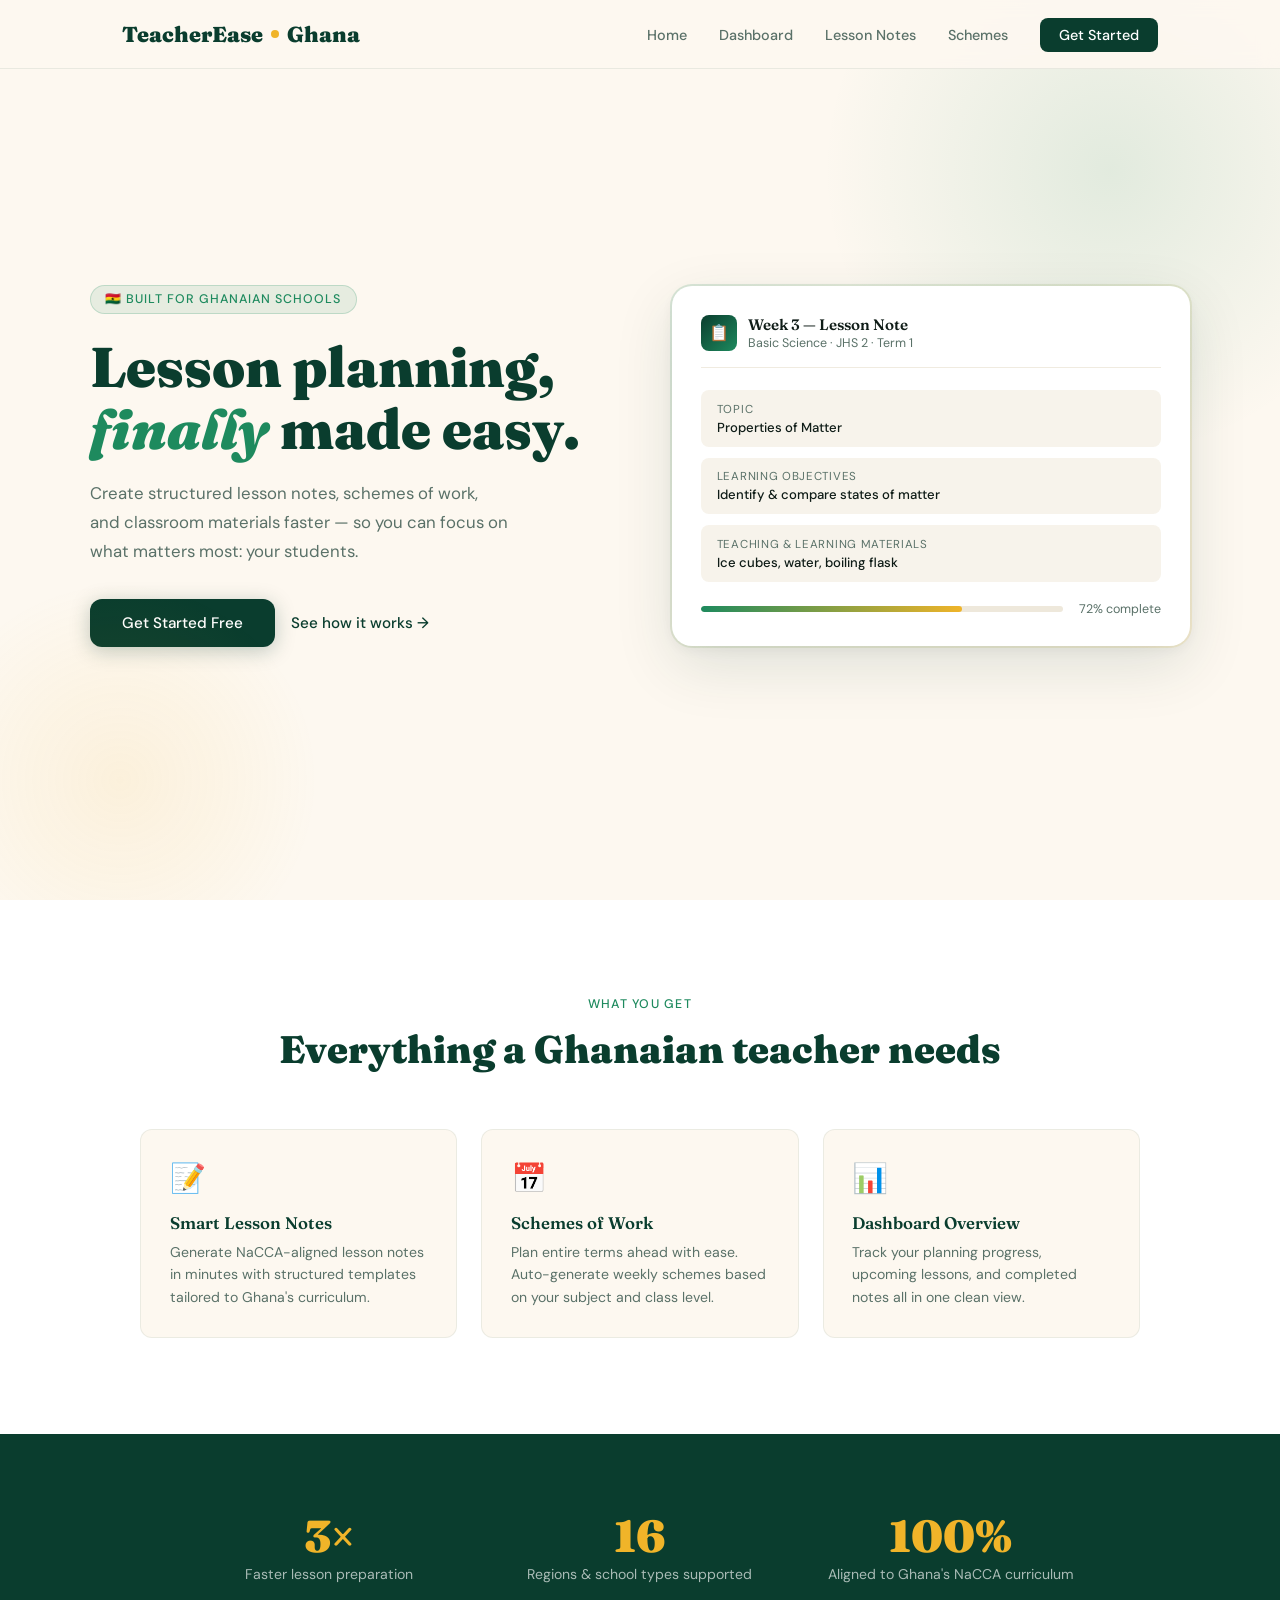
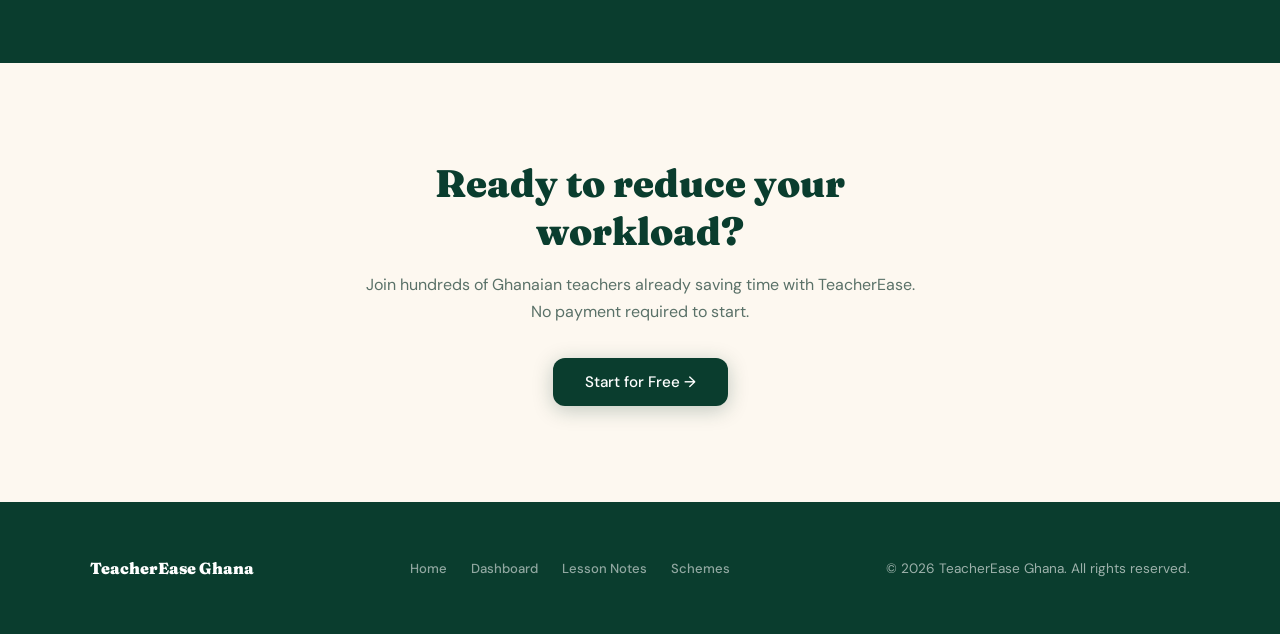
<file: index.html>
<!DOCTYPE html>
<html lang="en">
<head>
  <meta charset="UTF-8" />
  <meta name="viewport" content="width=device-width, initial-scale=1.0" />
  <title>TeacherEase Ghana — Professional Lesson Planning</title>
  <meta name="description" content="TeacherEase Ghana helps Ghanaian teachers create structured lesson notes faster, reducing workload and improving classroom outcomes." />
  <link rel="preconnect" href="https://fonts.googleapis.com" />
  <link rel="preconnect" href="https://fonts.gstatic.com" crossorigin />
  <link href="https://fonts.googleapis.com/css2?family=Fraunces:ital,wght@0,400;0,600;0,900;1,400&family=DM+Sans:wght@300;400;500&display=swap" rel="stylesheet" />
  <style>
    *, *::before, *::after { box-sizing: border-box; margin: 0; padding: 0; }

    :root {
      --green-dark:  #0a3d2e;
      --green-mid:   #145c42;
      --green-fresh: #1e8a5e;
      --gold:        #f0b429;
      --gold-light:  #fde68a;
      --cream:       #fdf8f0;
      --text-dark:   #0f1c17;
      --text-muted:  #5a7168;
      --white:       #ffffff;
      --radius:      12px;
    }

    html { scroll-behavior: smooth; }

    body {
      font-family: 'DM Sans', sans-serif;
      background: var(--cream);
      color: var(--text-dark);
      overflow-x: hidden;
    }

    /* ─── NAV ─── */
    header {
      position: fixed;
      top: 0; left: 0; right: 0;
      z-index: 100;
      background: rgba(253, 248, 240, 0.92);
      backdrop-filter: blur(10px);
      border-bottom: 1px solid rgba(10, 61, 46, 0.08);
    }

    nav {
      max-width: 1100px;
      margin: 0 auto;
      padding: 0 2rem;
      height: 68px;
      display: flex;
      align-items: center;
      justify-content: space-between;
    }

    .nav-logo {
      font-family: 'Fraunces', serif;
      font-weight: 900;
      font-size: 1.35rem;
      color: var(--green-dark);
      text-decoration: none;
      display: flex;
      align-items: center;
      gap: 0.5rem;
    }

    .nav-logo .dot {
      width: 8px; height: 8px;
      background: var(--gold);
      border-radius: 50%;
      display: inline-block;
    }

    nav ul {
      list-style: none;
      display: flex;
      gap: 2rem;
      align-items: center;
    }

    nav ul a {
      text-decoration: none;
      font-size: 0.9rem;
      font-weight: 500;
      color: var(--text-muted);
      transition: color 0.2s;
    }

    nav ul a:hover { color: var(--green-dark); }

    .nav-cta {
      background: var(--green-dark) !important;
      color: var(--white) !important;
      padding: 0.5rem 1.2rem;
      border-radius: 8px;
      font-weight: 500 !important;
      transition: background 0.2s !important;
    }

    .nav-cta:hover { background: var(--green-mid) !important; }

    /* ─── HERO ─── */
    .hero {
      min-height: 100vh;
      display: flex;
      align-items: center;
      padding: 6rem 2rem 4rem;
      position: relative;
      overflow: hidden;
    }

    /* decorative background shapes */
    .hero::before {
      content: '';
      position: absolute;
      top: -120px; right: -120px;
      width: 580px; height: 580px;
      background: radial-gradient(circle, rgba(30,138,94,0.12) 0%, transparent 70%);
      border-radius: 50%;
      pointer-events: none;
    }

    .hero::after {
      content: '';
      position: absolute;
      bottom: -80px; left: -80px;
      width: 400px; height: 400px;
      background: radial-gradient(circle, rgba(240,180,41,0.10) 0%, transparent 70%);
      border-radius: 50%;
      pointer-events: none;
    }

    .hero-inner {
      max-width: 1100px;
      margin: 0 auto;
      width: 100%;
      display: grid;
      grid-template-columns: 1fr 1fr;
      gap: 4rem;
      align-items: center;
    }

    .hero-badge {
      display: inline-flex;
      align-items: center;
      gap: 0.4rem;
      background: rgba(30,138,94,0.1);
      color: var(--green-fresh);
      font-size: 0.78rem;
      font-weight: 500;
      letter-spacing: 0.08em;
      text-transform: uppercase;
      padding: 0.35rem 0.9rem;
      border-radius: 100px;
      margin-bottom: 1.4rem;
      border: 1px solid rgba(30,138,94,0.2);
      animation: fadeUp 0.6s ease both;
    }

    .hero h2 {
      font-family: 'Fraunces', serif;
      font-size: clamp(2.4rem, 5vw, 3.5rem);
      font-weight: 900;
      line-height: 1.1;
      color: var(--green-dark);
      margin-bottom: 1.2rem;
      animation: fadeUp 0.6s 0.1s ease both;
    }

    .hero h2 em {
      font-style: italic;
      color: var(--green-fresh);
    }

    .hero p {
      font-size: 1.05rem;
      line-height: 1.75;
      color: var(--text-muted);
      max-width: 420px;
      margin-bottom: 2rem;
      animation: fadeUp 0.6s 0.2s ease both;
    }

    .hero-actions {
      display: flex;
      gap: 1rem;
      align-items: center;
      flex-wrap: wrap;
      animation: fadeUp 0.6s 0.3s ease both;
    }

    .btn-primary {
      display: inline-block;
      background: var(--green-dark);
      color: var(--white);
      padding: 0.9rem 2rem;
      border-radius: var(--radius);
      text-decoration: none;
      font-weight: 500;
      font-size: 0.95rem;
      transition: background 0.2s, transform 0.15s;
      box-shadow: 0 4px 20px rgba(10,61,46,0.25);
    }

    .btn-primary:hover {
      background: var(--green-mid);
      transform: translateY(-2px);
    }

    .btn-secondary {
      display: inline-flex;
      align-items: center;
      gap: 0.4rem;
      color: var(--green-dark);
      text-decoration: none;
      font-weight: 500;
      font-size: 0.95rem;
      transition: gap 0.2s;
    }

    .btn-secondary:hover { gap: 0.7rem; }

    /* hero visual card */
    .hero-visual {
      animation: fadeUp 0.6s 0.25s ease both;
    }

    .preview-card {
      background: var(--white);
      border-radius: 20px;
      padding: 1.8rem;
      box-shadow: 0 20px 60px rgba(10,61,46,0.12), 0 4px 16px rgba(10,61,46,0.06);
      position: relative;
    }

    .preview-card::before {
      content: '';
      position: absolute;
      top: -2px; left: -2px; right: -2px; bottom: -2px;
      border-radius: 22px;
      background: linear-gradient(135deg, var(--green-fresh), var(--gold));
      z-index: -1;
      opacity: 0.15;
    }

    .card-header {
      display: flex;
      align-items: center;
      gap: 0.7rem;
      margin-bottom: 1.4rem;
      padding-bottom: 1rem;
      border-bottom: 1px solid #f0ebe0;
    }

    .card-icon {
      width: 36px; height: 36px;
      background: linear-gradient(135deg, var(--green-dark), var(--green-fresh));
      border-radius: 8px;
      display: flex; align-items: center; justify-content: center;
      font-size: 1rem;
    }

    .card-title { font-family: 'Fraunces', serif; font-weight: 600; font-size: 0.95rem; }
    .card-sub   { font-size: 0.78rem; color: var(--text-muted); margin-top: 1px; }

    .card-row {
      display: flex;
      flex-direction: column;
      gap: 0.7rem;
      margin-bottom: 1.2rem;
    }

    .card-field {
      background: #f7f3eb;
      border-radius: 8px;
      padding: 0.7rem 1rem;
      font-size: 0.82rem;
    }

    .field-label { color: var(--text-muted); font-size: 0.72rem; text-transform: uppercase; letter-spacing: 0.06em; margin-bottom: 2px; }
    .field-value { color: var(--text-dark); font-weight: 500; }

    .card-progress {
      display: flex;
      align-items: center;
      justify-content: space-between;
      gap: 1rem;
    }

    .progress-bar-wrap {
      flex: 1;
      background: #eee8db;
      border-radius: 100px;
      height: 6px;
      overflow: hidden;
    }

    .progress-bar-fill {
      height: 100%;
      width: 72%;
      background: linear-gradient(90deg, var(--green-fresh), var(--gold));
      border-radius: 100px;
    }

    .progress-label { font-size: 0.78rem; color: var(--text-muted); white-space: nowrap; }

    /* ─── FEATURES ─── */
    .features {
      padding: 6rem 2rem;
      background: var(--white);
    }

    .section-label {
      text-align: center;
      font-size: 0.78rem;
      font-weight: 500;
      letter-spacing: 0.1em;
      text-transform: uppercase;
      color: var(--green-fresh);
      margin-bottom: 0.8rem;
    }

    .section-title {
      font-family: 'Fraunces', serif;
      font-size: clamp(1.8rem, 3vw, 2.6rem);
      font-weight: 900;
      text-align: center;
      color: var(--green-dark);
      margin-bottom: 3.5rem;
    }

    .features-grid {
      max-width: 1000px;
      margin: 0 auto;
      display: grid;
      grid-template-columns: repeat(3, 1fr);
      gap: 1.5rem;
    }

    .feature-card {
      background: var(--cream);
      border-radius: var(--radius);
      padding: 1.8rem;
      border: 1px solid rgba(10,61,46,0.07);
      transition: transform 0.2s, box-shadow 0.2s;
    }

    .feature-card:hover {
      transform: translateY(-4px);
      box-shadow: 0 12px 32px rgba(10,61,46,0.1);
    }

    .feature-icon {
      font-size: 1.8rem;
      margin-bottom: 1rem;
      display: block;
    }

    .feature-card h3 {
      font-family: 'Fraunces', serif;
      font-size: 1.05rem;
      font-weight: 600;
      color: var(--green-dark);
      margin-bottom: 0.5rem;
    }

    .feature-card p {
      font-size: 0.88rem;
      line-height: 1.6;
      color: var(--text-muted);
    }

    /* ─── STATS ─── */
    .stats {
      padding: 5rem 2rem;
      background: var(--green-dark);
    }

    .stats-inner {
      max-width: 900px;
      margin: 0 auto;
      display: grid;
      grid-template-columns: repeat(3, 1fr);
      gap: 2rem;
      text-align: center;
    }

    .stat-number {
      font-family: 'Fraunces', serif;
      font-size: 2.8rem;
      font-weight: 900;
      color: var(--gold);
      line-height: 1;
      margin-bottom: 0.4rem;
    }

    .stat-label {
      font-size: 0.88rem;
      color: rgba(255,255,255,0.65);
    }

    /* ─── CTA ─── */
    .cta-section {
      padding: 6rem 2rem;
      text-align: center;
      background: var(--cream);
    }

    .cta-inner {
      max-width: 560px;
      margin: 0 auto;
    }

    .cta-section h2 {
      font-family: 'Fraunces', serif;
      font-size: clamp(1.8rem, 3vw, 2.5rem);
      font-weight: 900;
      color: var(--green-dark);
      margin-bottom: 1rem;
    }

    .cta-section p {
      color: var(--text-muted);
      font-size: 1rem;
      line-height: 1.7;
      margin-bottom: 2rem;
    }

    /* ─── FOOTER ─── */
    footer {
      background: var(--green-dark);
      color: rgba(255,255,255,0.6);
      padding: 2rem;
      text-align: center;
      font-size: 0.85rem;
    }

    footer a {
      color: var(--gold-light);
      text-decoration: none;
    }

    footer .footer-inner {
      max-width: 1100px;
      margin: 0 auto;
      display: flex;
      align-items: center;
      justify-content: space-between;
      flex-wrap: wrap;
      gap: 1rem;
    }

    footer .footer-logo {
      font-family: 'Fraunces', serif;
      color: var(--white);
      font-weight: 900;
      font-size: 1rem;
    }

    footer nav ul {
      display: flex;
      gap: 1.5rem;
      list-style: none;
    }

    footer nav ul a {
      font-size: 0.82rem;
      color: rgba(255,255,255,0.55);
      text-decoration: none;
      transition: color 0.2s;
    }

    footer nav ul a:hover { color: var(--white); }

    /* ─── ANIMATIONS ─── */
    @keyframes fadeUp {
      from { opacity: 0; transform: translateY(24px); }
      to   { opacity: 1; transform: translateY(0); }
    }

    /* ─── RESPONSIVE ─── */
    @media (max-width: 768px) {
      .hero-inner { grid-template-columns: 1fr; gap: 2.5rem; }
      .hero-visual { order: -1; }
      .features-grid { grid-template-columns: 1fr; }
      .stats-inner { grid-template-columns: 1fr; gap: 2.5rem; }
      footer .footer-inner { flex-direction: column; text-align: center; }
      nav ul { display: none; }
    }
  </style>
</head>
<body>

  <!-- NAV -->
  <header>
    <nav>
      <a href="index.html" class="nav-logo">
        TeacherEase <span class="dot"></span> Ghana
      </a>
      <ul>
        <li><a href="index.html">Home</a></li>
        <li><a href="dashboard.html">Dashboard</a></li>
        <li><a href="lesson-notes.html">Lesson Notes</a></li>
        <li><a href="schemes.html">Schemes</a></li>
        <li><a href="dashboard.html" class="nav-cta">Get Started</a></li>
      </ul>
    </nav>
  </header>

  <!-- HERO -->
  <section class="hero">
    <div class="hero-inner">
      <div class="hero-text">
        <span class="hero-badge">🇬🇭 Built for Ghanaian Schools</span>
        <h2>Lesson planning, <em>finally</em> made easy.</h2>
        <p>Create structured lesson notes, schemes of work, and classroom materials faster — so you can focus on what matters most: your students.</p>
        <div class="hero-actions">
          <a href="dashboard.html" class="btn-primary">Get Started Free</a>
          <a href="lesson-notes.html" class="btn-secondary">See how it works →</a>
        </div>
      </div>

      <div class="hero-visual">
        <div class="preview-card">
          <div class="card-header">
            <div class="card-icon">📋</div>
            <div>
              <div class="card-title">Week 3 — Lesson Note</div>
              <div class="card-sub">Basic Science · JHS 2 · Term 1</div>
            </div>
          </div>
          <div class="card-row">
            <div class="card-field">
              <div class="field-label">Topic</div>
              <div class="field-value">Properties of Matter</div>
            </div>
            <div class="card-field">
              <div class="field-label">Learning Objectives</div>
              <div class="field-value">Identify & compare states of matter</div>
            </div>
            <div class="card-field">
              <div class="field-label">Teaching & Learning Materials</div>
              <div class="field-value">Ice cubes, water, boiling flask</div>
            </div>
          </div>
          <div class="card-progress">
            <div class="progress-bar-wrap">
              <div class="progress-bar-fill"></div>
            </div>
            <span class="progress-label">72% complete</span>
          </div>
        </div>
      </div>
    </div>
  </section>

  <!-- FEATURES -->
  <section class="features">
    <p class="section-label">What you get</p>
    <h2 class="section-title">Everything a Ghanaian teacher needs</h2>
    <div class="features-grid">
      <div class="feature-card">
        <span class="feature-icon">📝</span>
        <h3>Smart Lesson Notes</h3>
        <p>Generate NaCCA-aligned lesson notes in minutes with structured templates tailored to Ghana's curriculum.</p>
      </div>
      <div class="feature-card">
        <span class="feature-icon">📅</span>
        <h3>Schemes of Work</h3>
        <p>Plan entire terms ahead with ease. Auto-generate weekly schemes based on your subject and class level.</p>
      </div>
      <div class="feature-card">
        <span class="feature-icon">📊</span>
        <h3>Dashboard Overview</h3>
        <p>Track your planning progress, upcoming lessons, and completed notes all in one clean view.</p>
      </div>
    </div>
  </section>

  <!-- STATS -->
  <section class="stats">
    <div class="stats-inner">
      <div>
        <div class="stat-number">3×</div>
        <div class="stat-label">Faster lesson preparation</div>
      </div>
      <div>
        <div class="stat-number">16</div>
        <div class="stat-label">Regions & school types supported</div>
      </div>
      <div>
        <div class="stat-number">100%</div>
        <div class="stat-label">Aligned to Ghana's NaCCA curriculum</div>
      </div>
    </div>
  </section>

  <!-- CTA -->
  <section class="cta-section">
    <div class="cta-inner">
      <h2>Ready to reduce your workload?</h2>
      <p>Join hundreds of Ghanaian teachers already saving time with TeacherEase. No payment required to start.</p>
      <a href="dashboard.html" class="btn-primary">Start for Free →</a>
    </div>
  </section>

  <!-- FOOTER -->
  <footer>
    <div class="footer-inner">
      <span class="footer-logo">TeacherEase Ghana</span>
      <nav>
        <ul>
          <li><a href="index.html">Home</a></li>
          <li><a href="dashboard.html">Dashboard</a></li>
          <li><a href="lesson-notes.html">Lesson Notes</a></li>
          <li><a href="schemes.html">Schemes</a></li>
        </ul>
      </nav>
      <span>© 2026 TeacherEase Ghana. All rights reserved.</span>
    </div>
  </footer>

</body>
</html>
</file>
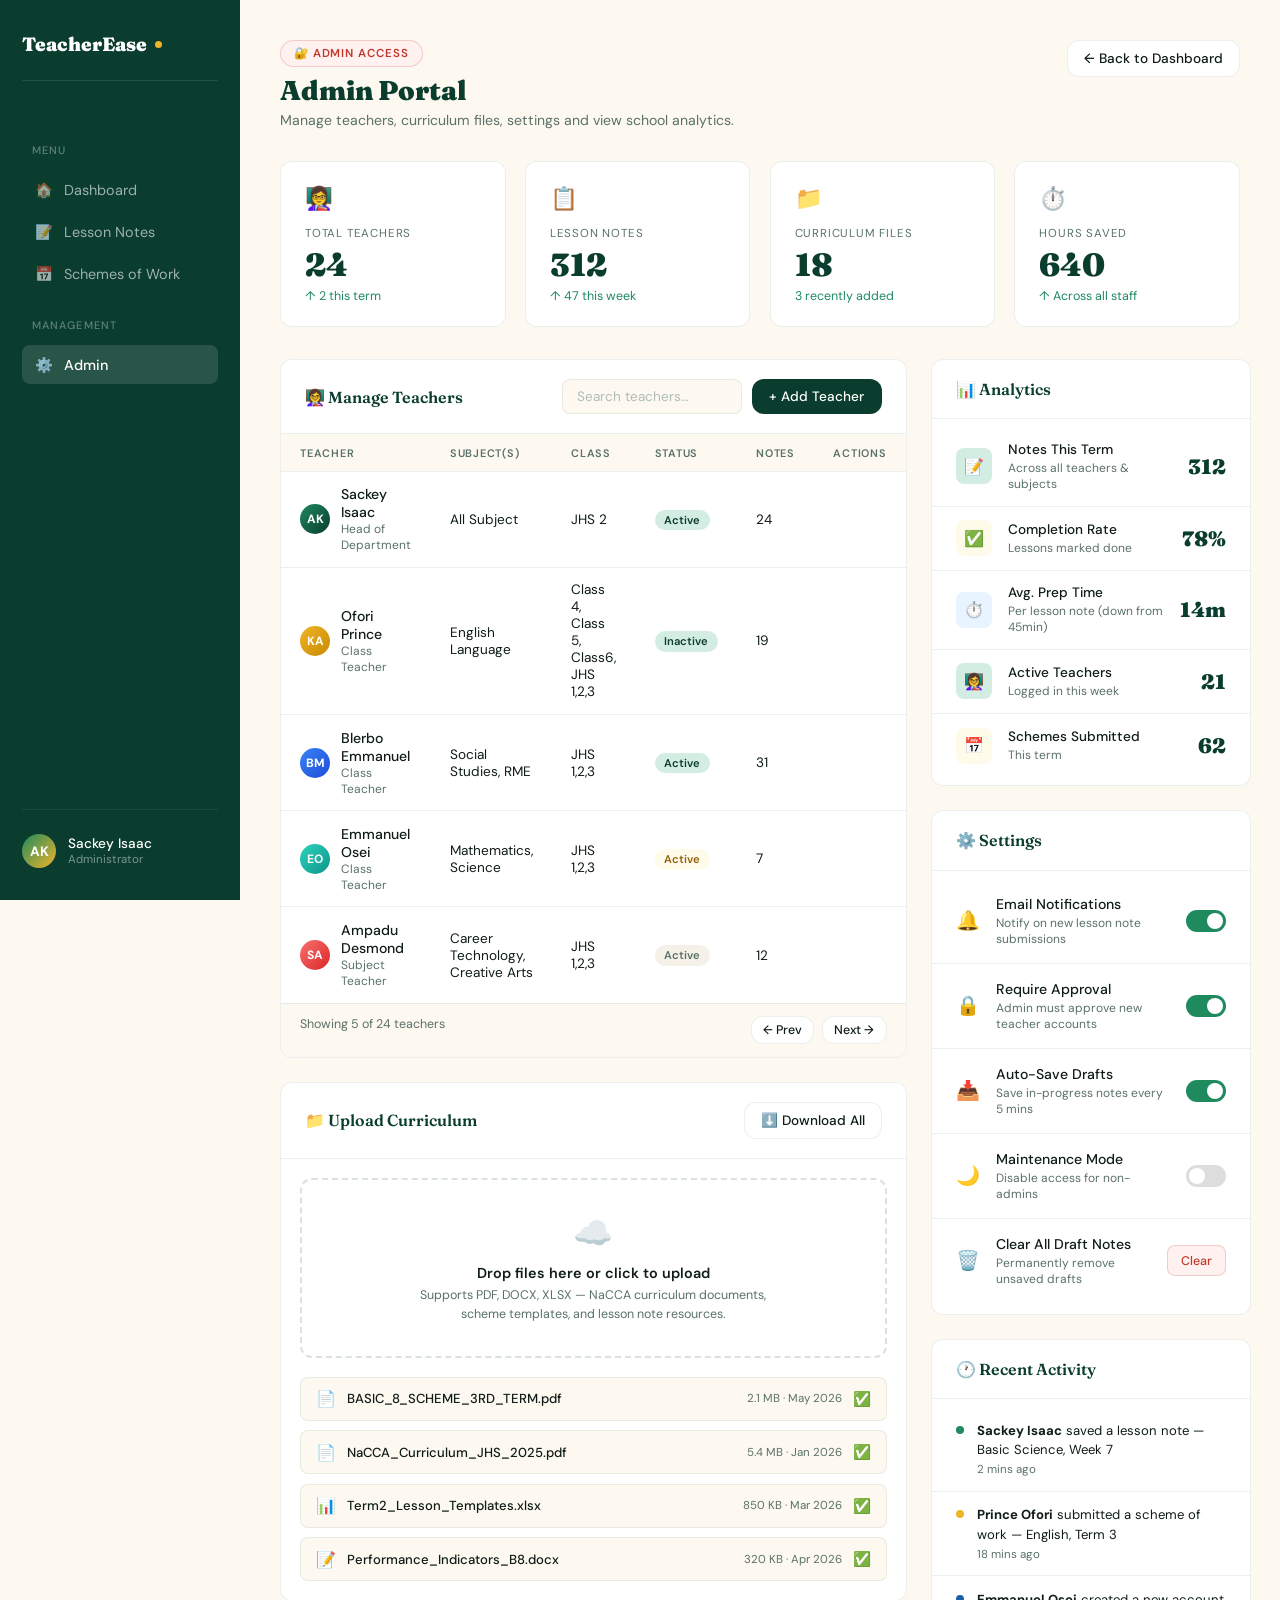
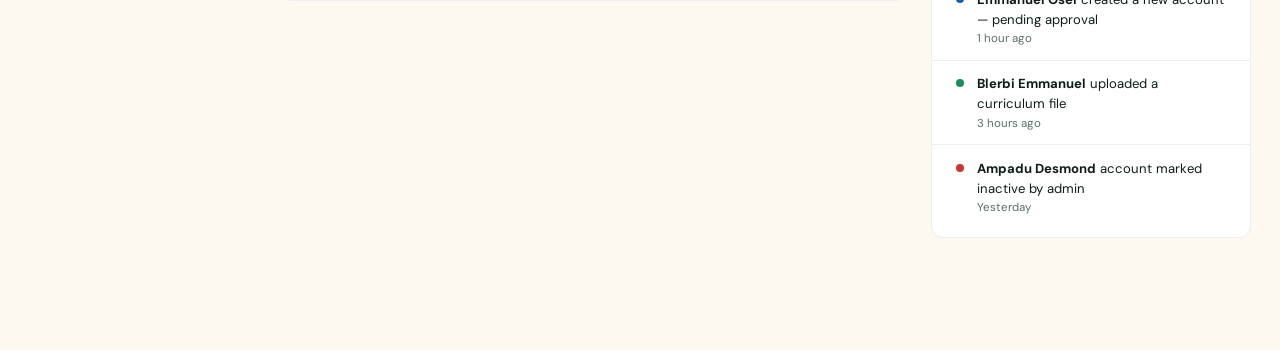
<file: admin.html>
<!DOCTYPE html>
<html lang="en">
<head>
  <meta charset="UTF-8" />
  <meta name="viewport" content="width=device-width, initial-scale=1.0" />
  <title>Admin Portal — TeacherEase Ghana</title>
  <meta name="description" content="TeacherEase Ghana Admin Portal — manage teachers, upload curriculum, and view analytics." />
  <link rel="preconnect" href="https://fonts.googleapis.com" />
  <link rel="preconnect" href="https://fonts.gstatic.com" crossorigin />
  <link href="https://fonts.googleapis.com/css2?family=Fraunces:ital,wght@0,400;0,600;0,900;1,400&family=DM+Sans:wght@300;400;500&display=swap" rel="stylesheet" />
  <style>
    *, *::before, *::after { box-sizing: border-box; margin: 0; padding: 0; }

    :root {
      --green-dark:   #0a3d2e;
      --green-mid:    #145c42;
      --green-fresh:  #1e8a5e;
      --green-light:  #d4ede3;
      --gold:         #f0b429;
      --gold-bg:      #fffbeb;
      --gold-light:   #fde68a;
      --cream:        #fdf8f0;
      --white:        #ffffff;
      --text-dark:    #0f1c17;
      --text-muted:   #5a7168;
      --border:       rgba(10, 61, 46, 0.08);
      --red-bg:       #fff1f0;
      --red:          #c0392b;
      --blue-bg:      #e8f4ff;
      --blue:         #1a5fa8;
      --sidebar-w:    240px;
      --radius:       12px;
    }

    html { scroll-behavior: smooth; }

    body {
      font-family: 'DM Sans', sans-serif;
      background: var(--cream);
      color: var(--text-dark);
      display: flex;
      min-height: 100vh;
      overflow-x: hidden;
    }

    /* ─── SIDEBAR ─── */
    .sidebar {
      width: var(--sidebar-w);
      background: var(--green-dark);
      min-height: 100vh;
      position: fixed;
      top: 0; left: 0;
      display: flex;
      flex-direction: column;
      padding: 2rem 1.4rem;
      z-index: 50;
    }

    .sidebar-logo {
      font-family: 'Fraunces', serif;
      font-weight: 900;
      font-size: 1.2rem;
      color: var(--white);
      text-decoration: none;
      display: flex;
      align-items: center;
      gap: 0.5rem;
      margin-bottom: 2.5rem;
      padding-bottom: 1.5rem;
      border-bottom: 1px solid rgba(255,255,255,0.1);
    }

    .sidebar-logo .dot { width: 7px; height: 7px; background: var(--gold); border-radius: 50%; }

    .sidebar-section-label {
      font-size: 0.68rem;
      font-weight: 500;
      text-transform: uppercase;
      letter-spacing: 0.1em;
      color: rgba(255,255,255,0.35);
      margin-bottom: 0.6rem;
      margin-top: 1.4rem;
      padding: 0 0.6rem;
    }

    .sidebar nav { display: flex; flex-direction: column; gap: 0.2rem; flex: 1; }

    .sidebar nav a {
      display: flex;
      align-items: center;
      gap: 0.7rem;
      text-decoration: none;
      color: rgba(255,255,255,0.6);
      font-size: 0.9rem;
      font-weight: 400;
      padding: 0.65rem 0.8rem;
      border-radius: 8px;
      transition: background 0.2s, color 0.2s;
    }

    .sidebar nav a:hover { background: rgba(255,255,255,0.07); color: var(--white); }
    .sidebar nav a.active { background: rgba(255,255,255,0.12); color: var(--white); font-weight: 500; }

    .sidebar-footer { margin-top: auto; padding-top: 1.5rem; border-top: 1px solid rgba(255,255,255,0.08); }
    .teacher-profile { display: flex; align-items: center; gap: 0.7rem; }

    .avatar {
      width: 34px; height: 34px;
      border-radius: 50%;
      background: linear-gradient(135deg, var(--green-fresh), var(--gold));
      display: flex; align-items: center; justify-content: center;
      font-size: 0.85rem; font-weight: 700; color: var(--white); flex-shrink: 0;
    }

    .teacher-info .name { font-size: 0.85rem; color: var(--white); font-weight: 500; }
    .teacher-info .role { font-size: 0.72rem; color: rgba(255,255,255,0.45); }

    /* ─── MAIN ─── */
    main {
      margin-left: var(--sidebar-w);
      flex: 1;
      padding: 2.5rem 2.5rem 5rem;
      max-width: calc(100vw - var(--sidebar-w));
      animation: fadeIn 0.4s ease;
    }

    @keyframes fadeIn { from { opacity: 0; transform: translateY(10px); } to { opacity: 1; transform: translateY(0); } }

    /* ─── TOP BAR ─── */
    .topbar {
      display: flex;
      align-items: flex-start;
      justify-content: space-between;
      margin-bottom: 2rem;
      flex-wrap: wrap;
      gap: 1rem;
    }

    .topbar h1 { font-family: 'Fraunces', serif; font-size: 1.7rem; font-weight: 900; color: var(--green-dark); }
    .topbar p { font-size: 0.88rem; color: var(--text-muted); margin-top: 0.25rem; }

    .admin-badge {
      display: inline-flex; align-items: center; gap: 0.4rem;
      background: var(--red-bg); color: var(--red);
      font-size: 0.72rem; font-weight: 600;
      text-transform: uppercase; letter-spacing: 0.08em;
      padding: 0.3rem 0.8rem; border-radius: 100px;
      border: 1px solid rgba(192,57,43,0.2);
      margin-bottom: 0.4rem;
    }

    /* ─── STAT CARDS ─── */
    .stats-row {
      display: grid;
      grid-template-columns: repeat(4, 1fr);
      gap: 1.2rem;
      margin-bottom: 2rem;
    }

    .stat-card {
      background: var(--white);
      border-radius: var(--radius);
      padding: 1.4rem 1.5rem;
      border: 1px solid var(--border);
      transition: box-shadow 0.2s, transform 0.2s;
    }

    .stat-card:hover { box-shadow: 0 8px 24px rgba(10,61,46,0.08); transform: translateY(-2px); }
    .stat-card .stat-icon { font-size: 1.4rem; margin-bottom: 0.8rem; }
    .stat-card .stat-label { font-size: 0.72rem; text-transform: uppercase; letter-spacing: 0.07em; color: var(--text-muted); margin-bottom: 0.5rem; }
    .stat-card .stat-value { font-family: 'Fraunces', serif; font-size: 2rem; font-weight: 900; color: var(--green-dark); line-height: 1; margin-bottom: 0.4rem; }
    .stat-card .stat-change { font-size: 0.78rem; color: var(--green-fresh); }

    /* ─── SECTION TITLE ─── */
    .section-head {
      display: flex;
      align-items: center;
      justify-content: space-between;
      margin-bottom: 1rem;
      flex-wrap: wrap;
      gap: 0.5rem;
    }

    .section-head h2 { font-family: 'Fraunces', serif; font-size: 1.1rem; font-weight: 700; color: var(--green-dark); }

    .btn-primary {
      display: inline-flex; align-items: center; gap: 0.4rem;
      background: var(--green-dark); color: var(--white);
      padding: 0.55rem 1.1rem; border-radius: var(--radius);
      font-size: 0.85rem; font-weight: 500; border: none; cursor: pointer;
      text-decoration: none; transition: background 0.2s, transform 0.15s;
      font-family: 'DM Sans', sans-serif;
    }

    .btn-primary:hover { background: var(--green-mid); transform: translateY(-1px); }

    .btn-outline {
      display: inline-flex; align-items: center; gap: 0.4rem;
      border: 1px solid var(--border); background: var(--white);
      color: var(--text-dark); padding: 0.55rem 1rem;
      border-radius: var(--radius); font-size: 0.85rem; font-weight: 500;
      cursor: pointer; text-decoration: none; transition: background 0.2s;
      font-family: 'DM Sans', sans-serif;
    }

    .btn-outline:hover { background: var(--cream); }

    .btn-danger {
      display: inline-flex; align-items: center; gap: 0.3rem;
      border: 1px solid rgba(192,57,43,0.2); background: var(--red-bg);
      color: var(--red); padding: 0.4rem 0.8rem;
      border-radius: 8px; font-size: 0.78rem; font-weight: 500;
      cursor: pointer; transition: background 0.2s;
      font-family: 'DM Sans', sans-serif;
    }

    .btn-danger:hover { background: #fde8e6; }

    /* ─── DASHBOARD GRID ─── */
    .admin-grid {
      display: grid;
      grid-template-columns: 1fr 320px;
      gap: 1.5rem;
      margin-bottom: 2rem;
    }

    .left-col { display: flex; flex-direction: column; gap: 1.5rem; }
    .right-col { display: flex; flex-direction: column; gap: 1.5rem; }

    /* ─── CARD BASE ─── */
    .card {
      background: var(--white);
      border-radius: var(--radius);
      border: 1px solid var(--border);
      overflow: hidden;
    }

    .card-head {
      display: flex;
      align-items: center;
      justify-content: space-between;
      padding: 1.2rem 1.5rem;
      border-bottom: 1px solid var(--border);
    }

    .card-head h3 { font-family: 'Fraunces', serif; font-size: 1rem; font-weight: 600; color: var(--green-dark); }

    /* ─── TEACHERS TABLE ─── */
    .teachers-table { width: 100%; border-collapse: collapse; }

    .teachers-table thead th {
      font-size: 0.68rem; font-weight: 600;
      text-transform: uppercase; letter-spacing: 0.07em;
      color: var(--text-muted); padding: 0.7rem 1.2rem;
      background: var(--cream); text-align: left;
      border-bottom: 1px solid var(--border);
    }

    .teachers-table tbody tr {
      border-bottom: 1px solid var(--border);
      transition: background 0.15s;
    }

    .teachers-table tbody tr:last-child { border-bottom: none; }
    .teachers-table tbody tr:hover { background: #f8f5ee; }

    .teachers-table td {
      padding: 0.85rem 1.2rem;
      font-size: 0.85rem;
      vertical-align: middle;
    }

    .teacher-name-cell { display: flex; align-items: center; gap: 0.7rem; }

    .t-avatar {
      width: 30px; height: 30px; border-radius: 50%;
      display: flex; align-items: center; justify-content: center;
      font-size: 0.75rem; font-weight: 700; color: var(--white); flex-shrink: 0;
    }

    .av-green { background: linear-gradient(135deg, var(--green-fresh), var(--green-dark)); }
    .av-gold  { background: linear-gradient(135deg, var(--gold), #c98b00); }
    .av-blue  { background: linear-gradient(135deg, #3b82f6, #1d4ed8); }
    .av-red   { background: linear-gradient(135deg, #f87171, #dc2626); }
    .av-teal  { background: linear-gradient(135deg, #2dd4bf, #0d9488); }

    .t-name  { font-weight: 500; font-size: 0.88rem; color: var(--text-dark); }
    .t-class { font-size: 0.75rem; color: var(--text-muted); }

    .status-badge {
      font-size: 0.7rem; font-weight: 600;
      padding: 0.2rem 0.6rem; border-radius: 100px;
    }

    .status-active   { background: var(--green-light); color: var(--green-dark); }
    .status-inactive { background: #f5f0e8; color: var(--text-muted); }
    .status-pending  { background: var(--gold-bg); color: #92600a; }

    .action-btns { display: flex; gap: 0.4rem; }

    .icon-btn {
      width: 28px; height: 28px; border-radius: 6px;
      display: flex; align-items: center; justify-content: center;
      border: 1px solid var(--border); background: var(--cream);
      cursor: pointer; font-size: 0.8rem;
      transition: background 0.15s; color: var(--text-muted);
    }

    .icon-btn:hover { background: var(--green-light); }

    /* ─── CURRICULUM UPLOAD ─── */
    .upload-zone {
      margin: 1.2rem;
      border: 2px dashed rgba(10,61,46,0.15);
      border-radius: var(--radius);
      padding: 2rem;
      text-align: center;
      cursor: pointer;
      transition: border-color 0.2s, background 0.2s;
    }

    .upload-zone:hover { border-color: var(--green-fresh); background: rgba(30,138,94,0.03); }

    .upload-icon { font-size: 2rem; margin-bottom: 0.6rem; }
    .upload-zone h4 { font-size: 0.9rem; font-weight: 600; color: var(--text-dark); margin-bottom: 0.3rem; }
    .upload-zone p { font-size: 0.78rem; color: var(--text-muted); line-height: 1.5; }

    .upload-files { padding: 0 1.2rem 1.2rem; display: flex; flex-direction: column; gap: 0.6rem; }

    .upload-file-row {
      display: flex; align-items: center; gap: 0.7rem;
      background: var(--cream); border-radius: 8px;
      padding: 0.65rem 0.9rem; border: 1px solid var(--border);
    }

    .file-icon  { font-size: 1rem; flex-shrink: 0; }
    .file-name  { flex: 1; font-size: 0.82rem; font-weight: 500; color: var(--text-dark); }
    .file-meta  { font-size: 0.72rem; color: var(--text-muted); }
    .file-check { font-size: 0.9rem; }

    /* ─── ANALYTICS CARD ─── */
    .analytics-list { padding: 0.5rem 0; }

    .analytics-row {
      display: flex; align-items: center;
      padding: 0.85rem 1.5rem;
      border-bottom: 1px solid var(--border);
      gap: 1rem;
    }

    .analytics-row:last-child { border-bottom: none; }

    .analytics-icon {
      width: 36px; height: 36px; border-radius: 8px;
      display: flex; align-items: center; justify-content: center;
      font-size: 1rem; flex-shrink: 0;
    }

    .ai-green { background: var(--green-light); }
    .ai-gold  { background: var(--gold-bg); }
    .ai-blue  { background: var(--blue-bg); }

    .analytics-info { flex: 1; }
    .analytics-label { font-size: 0.85rem; font-weight: 500; color: var(--text-dark); }
    .analytics-sub   { font-size: 0.75rem; color: var(--text-muted); margin-top: 2px; }

    .analytics-val {
      font-family: 'Fraunces', serif;
      font-size: 1.3rem; font-weight: 900; color: var(--green-dark);
    }

    /* ─── ACTIVITY FEED ─── */
    .activity-feed { padding: 0.5rem 0; }

    .activity-item {
      display: flex; gap: 0.8rem;
      padding: 0.85rem 1.5rem;
      border-bottom: 1px solid var(--border);
      align-items: flex-start;
    }

    .activity-item:last-child { border-bottom: none; }

    .activity-dot {
      width: 8px; height: 8px; border-radius: 50%;
      margin-top: 5px; flex-shrink: 0;
    }

    .dot-green { background: var(--green-fresh); }
    .dot-gold  { background: var(--gold); }
    .dot-blue  { background: var(--blue); }
    .dot-red   { background: var(--red); }

    .activity-text { font-size: 0.82rem; color: var(--text-dark); line-height: 1.5; }
    .activity-time { font-size: 0.72rem; color: var(--text-muted); margin-top: 2px; }

    /* ─── SETTINGS CARD ─── */
    .settings-list { padding: 0.5rem 0; }

    .settings-row {
      display: flex; align-items: center;
      padding: 1rem 1.5rem;
      border-bottom: 1px solid var(--border);
      gap: 1rem;
    }

    .settings-row:last-child { border-bottom: none; }

    .settings-icon { font-size: 1.2rem; flex-shrink: 0; }
    .settings-info { flex: 1; }
    .settings-label { font-size: 0.88rem; font-weight: 500; color: var(--text-dark); }
    .settings-sub   { font-size: 0.75rem; color: var(--text-muted); margin-top: 2px; }

    /* Toggle switch */
    .toggle-wrap { flex-shrink: 0; }

    .toggle {
      position: relative;
      display: inline-block;
      width: 40px; height: 22px;
    }

    .toggle input { opacity: 0; width: 0; height: 0; }

    .toggle-slider {
      position: absolute; inset: 0;
      background: #ddd; border-radius: 100px; cursor: pointer;
      transition: background 0.2s;
    }

    .toggle-slider::before {
      content: '';
      position: absolute;
      height: 16px; width: 16px;
      left: 3px; bottom: 3px;
      background: var(--white); border-radius: 50%;
      transition: transform 0.2s;
    }

    .toggle input:checked + .toggle-slider { background: var(--green-fresh); }
    .toggle input:checked + .toggle-slider::before { transform: translateX(18px); }

    /* ─── SEARCH BAR ─── */
    .search-wrap {
      display: flex; align-items: center; gap: 0.6rem;
    }

    .search-input {
      font-family: 'DM Sans', sans-serif;
      font-size: 0.85rem;
      padding: 0.5rem 0.9rem;
      border: 1px solid var(--border);
      border-radius: 8px;
      background: var(--cream);
      color: var(--text-dark);
      outline: none;
      width: 180px;
      transition: border-color 0.2s, background 0.2s;
    }

    .search-input:focus { border-color: var(--green-fresh); background: var(--white); }
    .search-input::placeholder { color: #b0bdb8; }

    /* ─── RESPONSIVE ─── */
    @media (max-width: 960px) {
      .admin-grid { grid-template-columns: 1fr; }
    }

    @media (max-width: 768px) {
      .sidebar { transform: translateX(-100%); }
      main { margin-left: 0; max-width: 100vw; padding: 1.5rem 1.2rem 4rem; }
      .stats-row { grid-template-columns: repeat(2, 1fr); }
    }

    /* ─── TOAST ─── */
    .toast {
      position: fixed; bottom: 2rem; right: 2rem;
      background: var(--green-dark); color: var(--white);
      padding: 0.8rem 1.4rem; border-radius: var(--radius);
      font-size: 0.88rem; font-weight: 500;
      display: flex; align-items: center; gap: 0.5rem;
      box-shadow: 0 8px 24px rgba(10,61,46,0.25);
      transform: translateY(80px); opacity: 0;
      transition: transform 0.3s ease, opacity 0.3s ease;
      z-index: 200;
    }

    .toast.show { transform: translateY(0); opacity: 1; }

    /* ─── MODAL ─── */
    .modal-overlay {
      position: fixed; inset: 0;
      background: rgba(10,30,20,0.5);
      z-index: 100;
      display: flex; align-items: center; justify-content: center;
      opacity: 0; pointer-events: none;
      transition: opacity 0.2s;
    }

    .modal-overlay.open { opacity: 1; pointer-events: all; }

    .modal {
      background: var(--white);
      border-radius: 16px;
      padding: 2rem;
      width: 90%; max-width: 440px;
      transform: scale(0.95);
      transition: transform 0.2s;
    }

    .modal-overlay.open .modal { transform: scale(1); }

    .modal h3 { font-family: 'Fraunces', serif; font-size: 1.2rem; font-weight: 900; color: var(--green-dark); margin-bottom: 0.4rem; }
    .modal p  { font-size: 0.85rem; color: var(--text-muted); margin-bottom: 1.4rem; line-height: 1.6; }

    .modal-form { display: flex; flex-direction: column; gap: 0.9rem; margin-bottom: 1.5rem; }

    .modal-form label { font-size: 0.75rem; font-weight: 500; text-transform: uppercase; letter-spacing: 0.05em; margin-bottom: 0.3rem; display: block; }

    .modal-form input,
    .modal-form select {
      font-family: 'DM Sans', sans-serif;
      font-size: 0.88rem;
      padding: 0.65rem 0.9rem;
      border: 1px solid var(--border);
      border-radius: 8px;
      background: var(--cream);
      color: var(--text-dark);
      width: 100%; outline: none;
      transition: border-color 0.2s;
    }

    .modal-form input:focus,
    .modal-form select:focus { border-color: var(--green-fresh); }

    .modal-actions { display: flex; gap: 0.8rem; justify-content: flex-end; }
  </style>
</head>
<body>

  <!-- SIDEBAR -->
  <aside class="sidebar">
    <a href="index.html" class="sidebar-logo">TeacherEase <span class="dot"></span></a>
    <nav>
      <span class="sidebar-section-label">Menu</span>
      <a href="dashboard.html"><span class="icon">🏠</span> Dashboard</a>
      <a href="lesson-notes.html"><span class="icon">📝</span> Lesson Notes</a>
      <a href="schemes.html"><span class="icon">📅</span> Schemes of Work</a>
      <span class="sidebar-section-label">Management</span>
      <a href="admin.html" class="active"><span class="icon">⚙️</span> Admin</a>
    </nav>
    <div class="sidebar-footer">
      <div class="teacher-profile">
        <div class="avatar">AK</div>
        <div class="teacher-info">
          <div class="name">Sackey Isaac</div>
          <div class="role">Administrator</div>
        </div>
      </div>
    </div>
  </aside>

  <!-- MAIN -->
  <main>

    <!-- TOP BAR -->
    <div class="topbar">
      <div>
        <div class="admin-badge">🔐 Admin Access</div>
        <h1>Admin Portal</h1>
        <p>Manage teachers, curriculum files, settings and view school analytics.</p>
      </div>
      <a href="dashboard.html" class="btn-outline">← Back to Dashboard</a>
    </div>

    <!-- STAT CARDS -->
    <div class="stats-row">
      <div class="stat-card">
        <div class="stat-icon">👩‍🏫</div>
        <div class="stat-label">Total Teachers</div>
        <div class="stat-value">24</div>
        <div class="stat-change">↑ 2 this term</div>
      </div>
      <div class="stat-card">
        <div class="stat-icon">📋</div>
        <div class="stat-label">Lesson Notes</div>
        <div class="stat-value">312</div>
        <div class="stat-change">↑ 47 this week</div>
      </div>
      <div class="stat-card">
        <div class="stat-icon">📁</div>
        <div class="stat-label">Curriculum Files</div>
        <div class="stat-value">18</div>
        <div class="stat-change">3 recently added</div>
      </div>
      <div class="stat-card">
        <div class="stat-icon">⏱️</div>
        <div class="stat-label">Hours Saved</div>
        <div class="stat-value">640</div>
        <div class="stat-change">↑ Across all staff</div>
      </div>
    </div>

    <!-- MAIN GRID -->
    <div class="admin-grid">

      <!-- LEFT COLUMN -->
      <div class="left-col">

        <!-- Manage Teachers -->
        <div class="card">
          <div class="card-head">
            <h3>👩‍🏫 Manage Teachers</h3>
            <div style="display:flex;gap:0.6rem;align-items:center;">
              <input class="search-input" type="text" placeholder="Search teachers…" />
              <button class="btn-primary" onclick="openModal()">+ Add Teacher</button>
            </div>
          </div>
          <table class="teachers-table">
            <thead>
              <tr>
                <th>Teacher</th>
                <th>Subject(s)</th>
                <th>Class</th>
                <th>Status</th>
                <th>Notes</th>
                <th>Actions</th>
              </tr>
            </thead>
            <tbody>
              <tr>
                <td><div class="teacher-name-cell"><div class="t-avatar av-green">AK</div><div><div class="t-name">Sackey Isaac</div><div class="t-class">Head of Department</div></div></div></td>
                <td>All Subject</td>
                <td>JHS 2</td>
                <td><span class="status-badge status-active">Active</span></td>
                <td>24</td>
              </tr>
              <tr>
                <td><div class="teacher-name-cell"><div class="t-avatar av-gold">KA</div><div><div class="t-name">Ofori Prince</div><div class="t-class">Class Teacher</div></div></div></td>
                <td>English Language</td>
                <td>Class 4, Class 5, Class6, JHS 1,2,3</td>
                <td><span class="status-badge status-active">Inactive</span></td>
                <td>19</td>
              </tr>
              <tr>
                <td><div class="teacher-name-cell"><div class="t-avatar av-blue">BM</div><div><div class="t-name">Blerbo Emmanuel</div><div class="t-class">Class Teacher</div></div></div></td>
                <td>Social Studies, RME</td>
                <td>JHS 1,2,3</td>
                <td><span class="status-badge status-active">Active</span></td>
                <td>31</td>
              </tr>
              <tr>
                <td><div class="teacher-name-cell"><div class="t-avatar av-teal">EO</div><div><div class="t-name">Emmanuel Osei</div><div class="t-class">Class Teacher</div></div></div></td>
                <td>Mathematics, Science</td>
                <td>JHS 1,2,3</td>
                <td><span class="status-badge status-pending">Active</span></td>
                <td>7</td>
              </tr>
              <tr>
                <td><div class="teacher-name-cell"><div class="t-avatar av-red">SA</div><div><div class="t-name">Ampadu Desmond</div><div class="t-class">Subject Teacher</div></div></div></td>
                <td>Career Technology, Creative Arts</td>
                <td>JHS 1,2,3</td>
                <td><span class="status-badge status-inactive">Active</span></td>
                <td>12</td>
              </tr>
            </tbody>
          </table>
          <div style="padding:0.8rem 1.2rem;background:var(--cream);border-top:1px solid var(--border);font-size:0.78rem;color:var(--text-muted);display:flex;justify-content:space-between;">
            <span>Showing 5 of 24 teachers</span>
            <div style="display:flex;gap:0.5rem;">
              <button class="btn-outline" style="padding:0.3rem 0.7rem;font-size:0.78rem;">← Prev</button>
              <button class="btn-outline" style="padding:0.3rem 0.7rem;font-size:0.78rem;">Next →</button>
            </div>
          </div>
        </div>

        <!-- Upload Curriculum -->
        <div class="card">
          <div class="card-head">
            <h3>📁 Upload Curriculum</h3>
            <button class="btn-outline" onclick="showToast('📁 All files downloaded!')">⬇️ Download All</button>
          </div>

          <div class="upload-zone" onclick="showToast('📂 File picker opened!')">
            <div class="upload-icon">☁️</div>
            <h4>Drop files here or click to upload</h4>
            <p>Supports PDF, DOCX, XLSX — NaCCA curriculum documents,<br>scheme templates, and lesson note resources.</p>
          </div>

          <div class="upload-files">
            <div class="upload-file-row">
              <span class="file-icon">📄</span>
              <span class="file-name">BASIC_8_SCHEME_3RD_TERM.pdf</span>
              <span class="file-meta">2.1 MB · May 2026</span>
              <span class="file-check">✅</span>
            </div>
            <div class="upload-file-row">
              <span class="file-icon">📄</span>
              <span class="file-name">NaCCA_Curriculum_JHS_2025.pdf</span>
              <span class="file-meta">5.4 MB · Jan 2026</span>
              <span class="file-check">✅</span>
            </div>
            <div class="upload-file-row">
              <span class="file-icon">📊</span>
              <span class="file-name">Term2_Lesson_Templates.xlsx</span>
              <span class="file-meta">850 KB · Mar 2026</span>
              <span class="file-check">✅</span>
            </div>
            <div class="upload-file-row">
              <span class="file-icon">📝</span>
              <span class="file-name">Performance_Indicators_B8.docx</span>
              <span class="file-meta">320 KB · Apr 2026</span>
              <span class="file-check">✅</span>
            </div>
          </div>
        </div>

      </div><!-- /left-col -->

      <!-- RIGHT COLUMN -->
      <div class="right-col">

        <!-- Analytics -->
        <div class="card">
          <div class="card-head"><h3>📊 Analytics</h3></div>
          <div class="analytics-list">
            <div class="analytics-row">
              <div class="analytics-icon ai-green">📝</div>
              <div class="analytics-info">
                <div class="analytics-label">Notes This Term</div>
                <div class="analytics-sub">Across all teachers & subjects</div>
              </div>
              <div class="analytics-val">312</div>
            </div>
            <div class="analytics-row">
              <div class="analytics-icon ai-gold">✅</div>
              <div class="analytics-info">
                <div class="analytics-label">Completion Rate</div>
                <div class="analytics-sub">Lessons marked done</div>
              </div>
              <div class="analytics-val">78%</div>
            </div>
            <div class="analytics-row">
              <div class="analytics-icon ai-blue">⏱️</div>
              <div class="analytics-info">
                <div class="analytics-label">Avg. Prep Time</div>
                <div class="analytics-sub">Per lesson note (down from 45min)</div>
              </div>
              <div class="analytics-val">14m</div>
            </div>
            <div class="analytics-row">
              <div class="analytics-icon ai-green">👩‍🏫</div>
              <div class="analytics-info">
                <div class="analytics-label">Active Teachers</div>
                <div class="analytics-sub">Logged in this week</div>
              </div>
              <div class="analytics-val">21</div>
            </div>
            <div class="analytics-row">
              <div class="analytics-icon ai-gold">📅</div>
              <div class="analytics-info">
                <div class="analytics-label">Schemes Submitted</div>
                <div class="analytics-sub">This term</div>
              </div>
              <div class="analytics-val">62</div>
            </div>
          </div>
        </div>

        <!-- Settings -->
        <div class="card">
          <div class="card-head"><h3>⚙️ Settings</h3></div>
          <div class="settings-list">
            <div class="settings-row">
              <span class="settings-icon">🔔</span>
              <div class="settings-info">
                <div class="settings-label">Email Notifications</div>
                <div class="settings-sub">Notify on new lesson note submissions</div>
              </div>
              <div class="toggle-wrap">
                <label class="toggle"><input type="checkbox" checked /><span class="toggle-slider"></span></label>
              </div>
            </div>
            <div class="settings-row">
              <span class="settings-icon">🔒</span>
              <div class="settings-info">
                <div class="settings-label">Require Approval</div>
                <div class="settings-sub">Admin must approve new teacher accounts</div>
              </div>
              <div class="toggle-wrap">
                <label class="toggle"><input type="checkbox" checked /><span class="toggle-slider"></span></label>
              </div>
            </div>
            <div class="settings-row">
              <span class="settings-icon">📥</span>
              <div class="settings-info">
                <div class="settings-label">Auto-Save Drafts</div>
                <div class="settings-sub">Save in-progress notes every 5 mins</div>
              </div>
              <div class="toggle-wrap">
                <label class="toggle"><input type="checkbox" checked /><span class="toggle-slider"></span></label>
              </div>
            </div>
            <div class="settings-row">
              <span class="settings-icon">🌙</span>
              <div class="settings-info">
                <div class="settings-label">Maintenance Mode</div>
                <div class="settings-sub">Disable access for non-admins</div>
              </div>
              <div class="toggle-wrap">
                <label class="toggle"><input type="checkbox" /><span class="toggle-slider"></span></label>
              </div>
            </div>
            <div class="settings-row" style="padding-bottom:1.2rem;">
              <span class="settings-icon">🗑️</span>
              <div class="settings-info">
                <div class="settings-label">Clear All Draft Notes</div>
                <div class="settings-sub">Permanently remove unsaved drafts</div>
              </div>
              <button class="btn-danger" onclick="showToast('🗑️ Drafts cleared!')">Clear</button>
            </div>
          </div>
        </div>

        <!-- Activity Feed -->
        <div class="card">
          <div class="card-head"><h3>🕐 Recent Activity</h3></div>
          <div class="activity-feed">
            <div class="activity-item">
              <div class="activity-dot dot-green"></div>
              <div><div class="activity-text"><strong>Sackey Isaac</strong> saved a lesson note — Basic Science, Week 7</div><div class="activity-time">2 mins ago</div></div>
            </div>
            <div class="activity-item">
              <div class="activity-dot dot-gold"></div>
              <div><div class="activity-text"><strong>Prince Ofori</strong> submitted a scheme of work — English, Term 3</div><div class="activity-time">18 mins ago</div></div>
            </div>
            <div class="activity-item">
              <div class="activity-dot dot-blue"></div>
              <div><div class="activity-text"><strong>Emmanuel Osei</strong> created a new account — pending approval</div><div class="activity-time">1 hour ago</div></div>
            </div>
            <div class="activity-item">
              <div class="activity-dot dot-green"></div>
              <div><div class="activity-text"><strong>Blerbi Emmanuel</strong> uploaded a curriculum file</div><div class="activity-time">3 hours ago</div></div>
            </div>
            <div class="activity-item">
              <div class="activity-dot dot-red"></div>
              <div><div class="activity-text"><strong>Ampadu Desmond</strong> account marked inactive by admin</div><div class="activity-time">Yesterday</div></div>
            </div>
          </div>
        </div>

      </div><!-- /right-col -->

    </div><!-- /admin-grid -->

  </main>

  <!-- ADD TEACHER MODAL -->
  <div class="modal-overlay" id="modal" onclick="closeModalOutside(event)">
    <div class="modal">
      <h3>Add New Teacher</h3>
      <p>Fill in the details below to create a new teacher account. They will receive an email invite to set their password.</p>
      <div class="modal-form">
        <div>
          <label>Full Name <span style="color:var(--gold)">*</span></label>
          <input type="text" placeholder="e.g. Abena Owusu" />
        </div>
        <div>
          <label>Email Address <span style="color:var(--gold)">*</span></label>
          <input type="text" placeholder="e.g. a.owusu@school.edu.gh" />
        </div>
        <div>
          <label>Subject(s)</label>
          <input type="text" placeholder="e.g. Mathematics, ICT" />
        </div>
        <div>
          <label>Class</label>
          <select>
            <option value="" disabled selected>Select class…</option>
            <option>Primary 1</option><option>Primary 2</option><option>Primary 3</option>
            <option>Primary 4</option><option>Primary 5</option><option>Primary 6</option>
            <option>JHS 1</option><option>JHS 2</option><option>JHS 3</option>
          </select>
        </div>
        <div>
          <label>Role</label>
          <select>
            <option>Class Teacher</option>
            <option>Subject Teacher</option>
            <option>Head of Department</option>
            <option>Administrator</option>
          </select>
        </div>
      </div>
      <div class="modal-actions">
        <button class="btn-outline" onclick="closeModal()">Cancel</button>
        <button class="btn-primary" onclick="addTeacher()">✅ Add Teacher</button>
      </div>
    </div>
  </div>

  <!-- TOAST -->
  <div class="toast" id="toast">✅ Done!</div>

  <script>
    function openModal()  { document.getElementById('modal').classList.add('open'); }
    function closeModal() { document.getElementById('modal').classList.remove('open'); }
    function closeModalOutside(e) { if (e.target === document.getElementById('modal')) closeModal(); }

    function addTeacher() {
      closeModal();
      showToast('👩‍🏫 Teacher account created & invite sent!');
    }

    function showToast(msg) {
      const t = document.getElementById('toast');
      t.textContent = msg;
      t.classList.add('show');
      setTimeout(() => t.classList.remove('show'), 3000);
    }
  </script>

</body>
</html>
</file>
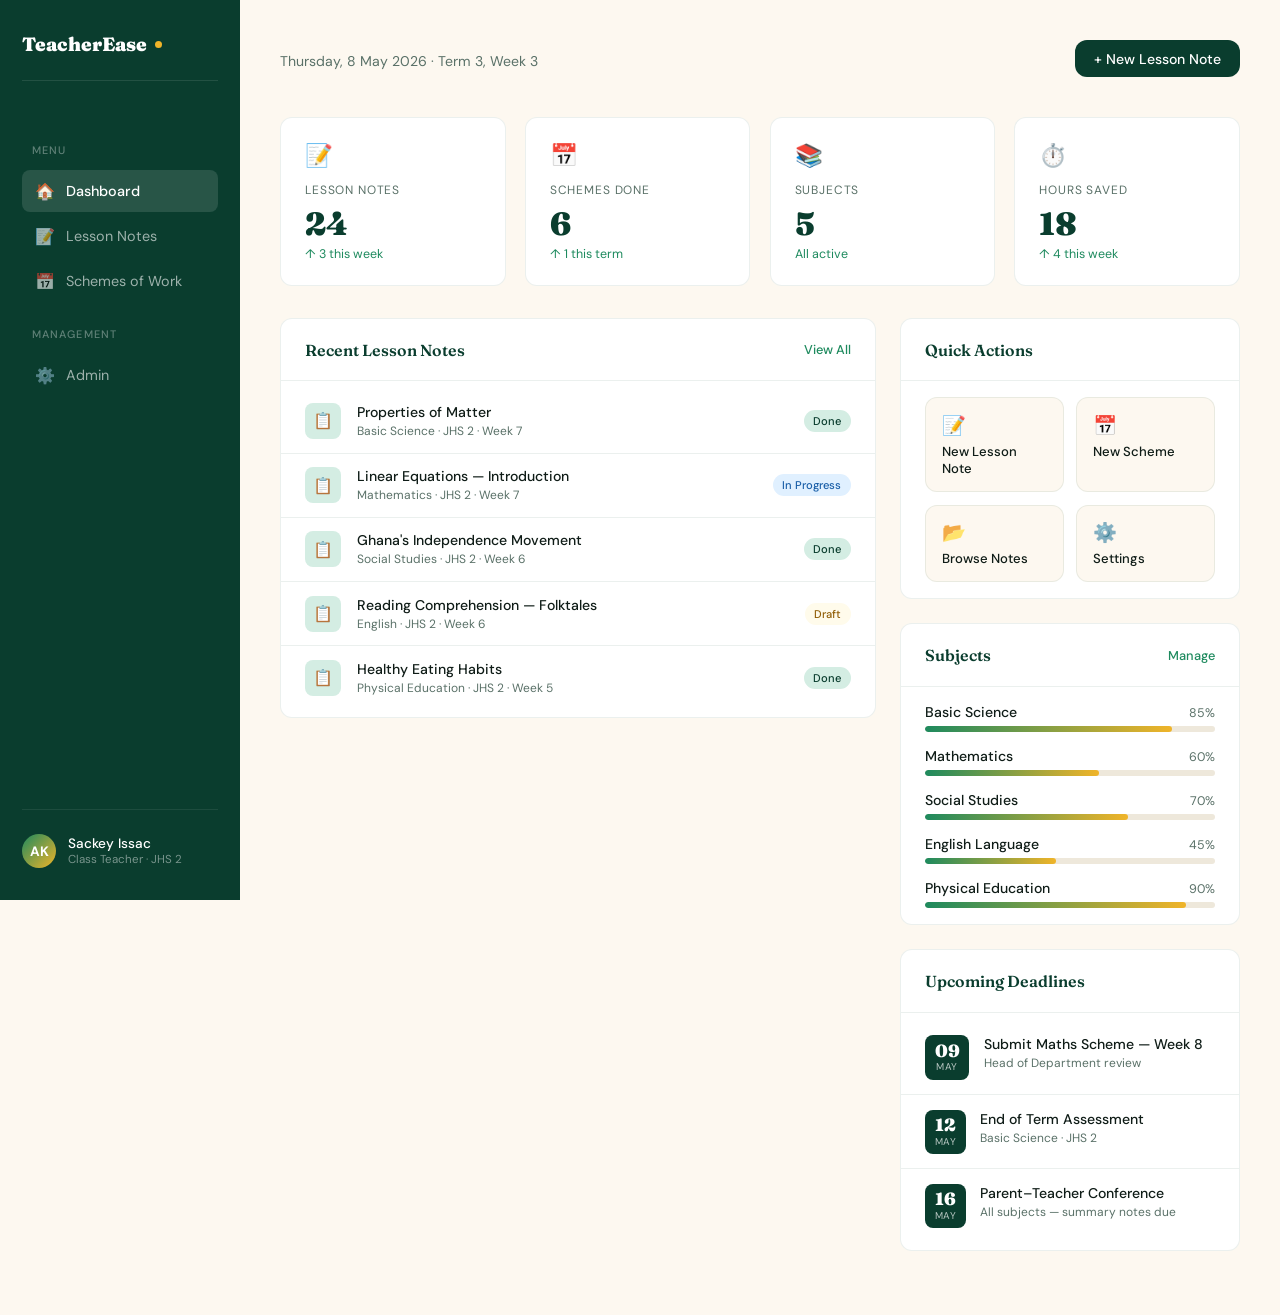
<file: dashboard.html>
<!DOCTYPE html>
<html lang="en">
<head>
  <meta charset="UTF-8" />
  <meta name="viewport" content="width=device-width, initial-scale=1.0" />
  <title>Dashboard — TeacherEase Ghana</title>
  <link rel="preconnect" href="https://fonts.googleapis.com" />
  <link rel="preconnect" href="https://fonts.gstatic.com" crossorigin />
  <link href="https://fonts.googleapis.com/css2?family=Fraunces:ital,wght@0,400;0,600;0,900;1,400&family=DM+Sans:wght@300;400;500&display=swap" rel="stylesheet" />
  <style>
    *, *::before, *::after { box-sizing: border-box; margin: 0; padding: 0; }

    :root {
      --green-dark:   #0a3d2e;
      --green-mid:    #145c42;
      --green-fresh:  #1e8a5e;
      --green-light:  #d4ede3;
      --gold:         #f0b429;
      --gold-light:   #fde68a;
      --gold-bg:      #fffbeb;
      --cream:        #fdf8f0;
      --white:        #ffffff;
      --text-dark:    #0f1c17;
      --text-muted:   #5a7168;
      --border:       rgba(10, 61, 46, 0.08);
      --sidebar-w:    240px;
      --radius:       12px;
    }

    html { scroll-behavior: smooth; }

    body {
      font-family: 'DM Sans', sans-serif;
      background: var(--cream);
      color: var(--text-dark);
      display: flex;
      min-height: 100vh;
      overflow-x: hidden;
    }

    /* ─── SIDEBAR ─── */
    .sidebar {
      width: var(--sidebar-w);
      background: var(--green-dark);
      min-height: 100vh;
      position: fixed;
      top: 0; left: 0;
      display: flex;
      flex-direction: column;
      padding: 2rem 1.4rem;
      z-index: 50;
    }

    .sidebar-logo {
      font-family: 'Fraunces', serif;
      font-weight: 900;
      font-size: 1.2rem;
      color: var(--white);
      text-decoration: none;
      display: flex;
      align-items: center;
      gap: 0.5rem;
      margin-bottom: 2.5rem;
      padding-bottom: 1.5rem;
      border-bottom: 1px solid rgba(255,255,255,0.1);
    }

    .sidebar-logo .dot {
      width: 7px; height: 7px;
      background: var(--gold);
      border-radius: 50%;
    }

    .sidebar-section-label {
      font-size: 0.68rem;
      font-weight: 500;
      text-transform: uppercase;
      letter-spacing: 0.1em;
      color: rgba(255,255,255,0.35);
      margin-bottom: 0.6rem;
      margin-top: 1.4rem;
      padding: 0 0.6rem;
    }

    .sidebar nav {
      display: flex;
      flex-direction: column;
      gap: 0.2rem;
      flex: 1;
    }

    .sidebar nav a {
      display: flex;
      align-items: center;
      gap: 0.7rem;
      text-decoration: none;
      color: rgba(255,255,255,0.6);
      font-size: 0.9rem;
      font-weight: 400;
      padding: 0.65rem 0.8rem;
      border-radius: 8px;
      transition: background 0.2s, color 0.2s;
    }

    .sidebar nav a .icon { font-size: 1rem; }

    .sidebar nav a:hover {
      background: rgba(255,255,255,0.07);
      color: var(--white);
    }

    .sidebar nav a.active {
      background: rgba(255,255,255,0.12);
      color: var(--white);
      font-weight: 500;
    }

    .sidebar nav a.active .icon { filter: none; }

    .sidebar-footer {
      margin-top: auto;
      padding-top: 1.5rem;
      border-top: 1px solid rgba(255,255,255,0.08);
    }

    .teacher-profile {
      display: flex;
      align-items: center;
      gap: 0.7rem;
    }

    .avatar {
      width: 34px; height: 34px;
      border-radius: 50%;
      background: linear-gradient(135deg, var(--green-fresh), var(--gold));
      display: flex;
      align-items: center;
      justify-content: center;
      font-size: 0.85rem;
      font-weight: 700;
      color: var(--white);
      flex-shrink: 0;
    }

    .teacher-info .name {
      font-size: 0.85rem;
      color: var(--white);
      font-weight: 500;
    }

    .teacher-info .role {
      font-size: 0.72rem;
      color: rgba(255,255,255,0.45);
    }

    /* ─── MAIN CONTENT ─── */
    main {
      margin-left: var(--sidebar-w);
      flex: 1;
      padding: 2.5rem 2.5rem 4rem;
      max-width: calc(100vw - var(--sidebar-w));
      animation: fadeIn 0.4s ease;
    }

    @keyframes fadeIn {
      from { opacity: 0; transform: translateY(10px); }
      to   { opacity: 1; transform: translateY(0); }
    }

    /* ─── TOP BAR ─── */
    .topbar {
      display: flex;
      align-items: center;
      justify-content: space-between;
      margin-bottom: 2.5rem;
      flex-wrap: wrap;
      gap: 1rem;
    }

    .topbar-left h1 {
      font-family: 'Fraunces', serif;
      font-size: 1.7rem;
      font-weight: 900;
      color: var(--green-dark);
    }

    .topbar-left p {
      font-size: 0.88rem;
      color: var(--text-muted);
      margin-top: 0.25rem;
    }

    .topbar-right {
      display: flex;
      align-items: center;
      gap: 0.8rem;
    }

    .btn-new {
      display: inline-flex;
      align-items: center;
      gap: 0.4rem;
      background: var(--green-dark);
      color: var(--white);
      text-decoration: none;
      padding: 0.6rem 1.2rem;
      border-radius: var(--radius);
      font-size: 0.88rem;
      font-weight: 500;
      border: none;
      cursor: pointer;
      transition: background 0.2s, transform 0.15s;
    }

    .btn-new:hover {
      background: var(--green-mid);
      transform: translateY(-1px);
    }

    /* ─── STAT CARDS ─── */
    .stats-row {
      display: grid;
      grid-template-columns: repeat(4, 1fr);
      gap: 1.2rem;
      margin-bottom: 2rem;
    }

    .stat-card {
      background: var(--white);
      border-radius: var(--radius);
      padding: 1.4rem 1.5rem;
      border: 1px solid var(--border);
      transition: box-shadow 0.2s, transform 0.2s;
    }

    .stat-card:hover {
      box-shadow: 0 8px 24px rgba(10,61,46,0.08);
      transform: translateY(-2px);
    }

    .stat-card .stat-label {
      font-size: 0.75rem;
      text-transform: uppercase;
      letter-spacing: 0.07em;
      color: var(--text-muted);
      margin-bottom: 0.6rem;
    }

    .stat-card .stat-value {
      font-family: 'Fraunces', serif;
      font-size: 2rem;
      font-weight: 900;
      color: var(--green-dark);
      line-height: 1;
      margin-bottom: 0.4rem;
    }

    .stat-card .stat-change {
      font-size: 0.78rem;
      color: var(--green-fresh);
      display: flex;
      align-items: center;
      gap: 0.2rem;
    }

    .stat-card .stat-icon {
      font-size: 1.4rem;
      margin-bottom: 0.8rem;
    }

    /* ─── GRID LAYOUT ─── */
    .dashboard-grid {
      display: grid;
      grid-template-columns: 1fr 340px;
      gap: 1.5rem;
    }

    .left-col { display: flex; flex-direction: column; gap: 1.5rem; }
    .right-col { display: flex; flex-direction: column; gap: 1.5rem; }

    /* ─── CARD BASE ─── */
    .card {
      background: var(--white);
      border-radius: var(--radius);
      border: 1px solid var(--border);
      overflow: hidden;
    }

    .card-head {
      display: flex;
      align-items: center;
      justify-content: space-between;
      padding: 1.3rem 1.5rem;
      border-bottom: 1px solid var(--border);
    }

    .card-head h3 {
      font-family: 'Fraunces', serif;
      font-size: 1rem;
      font-weight: 600;
      color: var(--green-dark);
    }

    .card-head a, .view-all {
      font-size: 0.8rem;
      color: var(--green-fresh);
      text-decoration: none;
      font-weight: 500;
    }

    .card-head a:hover { text-decoration: underline; }

    /* ─── SAVED NOTES TABLE ─── */
    .notes-list { padding: 0.5rem 0; }

    .note-row {
      display: flex;
      align-items: center;
      padding: 0.85rem 1.5rem;
      gap: 1rem;
      border-bottom: 1px solid var(--border);
      transition: background 0.15s;
      text-decoration: none;
      color: inherit;
    }

    .note-row:last-child { border-bottom: none; }
    .note-row:hover { background: var(--cream); }

    .note-icon {
      width: 36px; height: 36px;
      background: var(--green-light);
      border-radius: 8px;
      display: flex; align-items: center; justify-content: center;
      font-size: 1rem;
      flex-shrink: 0;
    }

    .note-info { flex: 1; min-width: 0; }

    .note-title {
      font-size: 0.88rem;
      font-weight: 500;
      color: var(--text-dark);
      white-space: nowrap;
      overflow: hidden;
      text-overflow: ellipsis;
    }

    .note-meta {
      font-size: 0.75rem;
      color: var(--text-muted);
      margin-top: 2px;
    }

    .note-badge {
      font-size: 0.7rem;
      padding: 0.25rem 0.6rem;
      border-radius: 100px;
      font-weight: 500;
      white-space: nowrap;
    }

    .badge-done     { background: var(--green-light); color: var(--green-dark); }
    .badge-draft    { background: var(--gold-bg); color: #92600a; }
    .badge-progress { background: #e0f0ff; color: #1a5fa8; }

    /* ─── SUBJECTS ─── */
    .subjects-list { padding: 1rem 1.5rem; display: flex; flex-direction: column; gap: 0.9rem; }

    .subject-row { display: flex; flex-direction: column; gap: 0.35rem; }

    .subject-top {
      display: flex;
      justify-content: space-between;
      align-items: baseline;
    }

    .subject-name { font-size: 0.88rem; font-weight: 500; color: var(--text-dark); }
    .subject-pct  { font-size: 0.78rem; color: var(--text-muted); }

    .bar-wrap {
      height: 6px;
      background: #eee8db;
      border-radius: 100px;
      overflow: hidden;
    }

    .bar-fill {
      height: 100%;
      border-radius: 100px;
      background: linear-gradient(90deg, var(--green-fresh), var(--gold));
    }

    /* ─── UPCOMING ─── */
    .upcoming-list { padding: 0.5rem 0; }

    .upcoming-item {
      display: flex;
      align-items: flex-start;
      gap: 0.9rem;
      padding: 0.9rem 1.5rem;
      border-bottom: 1px solid var(--border);
    }

    .upcoming-item:last-child { border-bottom: none; }

    .upcoming-date {
      background: var(--green-dark);
      color: var(--white);
      border-radius: 8px;
      padding: 0.4rem 0.6rem;
      text-align: center;
      flex-shrink: 0;
      min-width: 40px;
    }

    .upcoming-date .day-num {
      font-family: 'Fraunces', serif;
      font-size: 1.1rem;
      font-weight: 900;
      line-height: 1;
    }

    .upcoming-date .month-short {
      font-size: 0.62rem;
      text-transform: uppercase;
      letter-spacing: 0.05em;
      opacity: 0.7;
      margin-top: 1px;
    }

    .upcoming-info .ev-title {
      font-size: 0.88rem;
      font-weight: 500;
      color: var(--text-dark);
    }

    .upcoming-info .ev-sub {
      font-size: 0.75rem;
      color: var(--text-muted);
      margin-top: 2px;
    }

    /* ─── QUICK ACTIONS ─── */
    .quick-actions {
      padding: 1rem 1.5rem;
      display: grid;
      grid-template-columns: 1fr 1fr;
      gap: 0.8rem;
    }

    .qa-btn {
      display: flex;
      flex-direction: column;
      align-items: flex-start;
      gap: 0.3rem;
      background: var(--cream);
      border: 1px solid var(--border);
      border-radius: var(--radius);
      padding: 0.9rem 1rem;
      text-decoration: none;
      transition: background 0.2s, transform 0.15s;
      cursor: pointer;
    }

    .qa-btn:hover {
      background: var(--green-light);
      transform: translateY(-2px);
    }

    .qa-icon  { font-size: 1.2rem; }
    .qa-label { font-size: 0.82rem; font-weight: 500; color: var(--text-dark); }

    /* ─── MOBILE ─── */
    @media (max-width: 900px) {
      .sidebar { transform: translateX(-100%); }
      main { margin-left: 0; max-width: 100vw; padding: 1.5rem; }
      .stats-row { grid-template-columns: repeat(2, 1fr); }
      .dashboard-grid { grid-template-columns: 1fr; }
      .week-grid { grid-template-columns: repeat(7, 1fr); gap: 0.3rem; }
    }

    @media (max-width: 480px) {
      .stats-row { grid-template-columns: 1fr 1fr; }
      .quick-actions { grid-template-columns: 1fr 1fr; }
    }
  </style>
</head>
<body>

  <!-- SIDEBAR -->
  <aside class="sidebar">
    <a href="index.html" class="sidebar-logo">
      TeacherEase <span class="dot"></span>
    </a>

    <nav>
      <span class="sidebar-section-label">Menu</span>
      <a href="dashboard.html" class="active"><span class="icon">🏠</span> Dashboard</a>
      <a href="lesson-notes.html"><span class="icon">📝</span> Lesson Notes</a>
      <a href="schemes.html"><span class="icon">📅</span> Schemes of Work</a>

      <span class="sidebar-section-label">Management</span>
      <a href="admin.html"><span class="icon">⚙️</span> Admin</a>
    </nav>

    <div class="sidebar-footer">
      <div class="teacher-profile">
        <div class="avatar">AK</div>
        <div class="teacher-info">
          <div class="name">Sackey Issac</div>
          <div class="role">Class Teacher · JHS 2</div>
        </div>
      </div>
    </div>
  </aside>

  <!-- MAIN -->
  <main>

    <!-- TOP BAR -->
    <div class="topbar">
      <div class="topbar-left">
        <p>Thursday, 8 May 2026 · Term 3, Week 3</p>
      </div>
      <div class="topbar-right">
        <a href="lesson-notes.html" class="btn-new">+ New Lesson Note</a>
      </div>
    </div>

    <!-- STAT CARDS -->
    <div class="stats-row">
      <div class="stat-card">
        <div class="stat-icon">📝</div>
        <div class="stat-label">Lesson Notes</div>
        <div class="stat-value">24</div>
        <div class="stat-change">↑ 3 this week</div>
      </div>
      <div class="stat-card">
        <div class="stat-icon">📅</div>
        <div class="stat-label">Schemes Done</div>
        <div class="stat-value">6</div>
        <div class="stat-change">↑ 1 this term</div>
      </div>
      <div class="stat-card">
        <div class="stat-icon">📚</div>
        <div class="stat-label">Subjects</div>
        <div class="stat-value">5</div>
        <div class="stat-change">All active</div>
      </div>
      <div class="stat-card">
        <div class="stat-icon">⏱️</div>
        <div class="stat-label">Hours Saved</div>
        <div class="stat-value">18</div>
        <div class="stat-change">↑ 4 this week</div>
      </div>
    </div>

    <!-- MAIN GRID -->
    <div class="dashboard-grid">

      <!-- LEFT COLUMN -->
      <div class="left-col">

        <!-- Saved Notes -->
        <div class="card">
          <div class="card-head">
            <h3>Recent Lesson Notes</h3>
            <a href="lesson-notes.html">View All</a>
          </div>
          <div class="notes-list">
            <a href="lesson-notes.html" class="note-row">
              <div class="note-icon">📋</div>
              <div class="note-info">
                <div class="note-title">Properties of Matter</div>
                <div class="note-meta">Basic Science · JHS 2 · Week 7</div>
              </div>
              <span class="note-badge badge-done">Done</span>
            </a>
            <a href="lesson-notes.html" class="note-row">
              <div class="note-icon">📋</div>
              <div class="note-info">
                <div class="note-title">Linear Equations — Introduction</div>
                <div class="note-meta">Mathematics · JHS 2 · Week 7</div>
              </div>
              <span class="note-badge badge-progress">In Progress</span>
            </a>
            <a href="lesson-notes.html" class="note-row">
              <div class="note-icon">📋</div>
              <div class="note-info">
                <div class="note-title">Ghana's Independence Movement</div>
                <div class="note-meta">Social Studies · JHS 2 · Week 6</div>
              </div>
              <span class="note-badge badge-done">Done</span>
            </a>
            <a href="lesson-notes.html" class="note-row">
              <div class="note-icon">📋</div>
              <div class="note-info">
                <div class="note-title">Reading Comprehension — Folktales</div>
                <div class="note-meta">English · JHS 2 · Week 6</div>
              </div>
              <span class="note-badge badge-draft">Draft</span>
            </a>
            <a href="lesson-notes.html" class="note-row">
              <div class="note-icon">📋</div>
              <div class="note-info">
                <div class="note-title">Healthy Eating Habits</div>
                <div class="note-meta">Physical Education · JHS 2 · Week 5</div>
              </div>
              <span class="note-badge badge-done">Done</span>
            </a>
          </div>
        </div>

      </div><!-- /left-col -->

      <!-- RIGHT COLUMN -->
      <div class="right-col">

        <!-- Quick Actions -->
        <div class="card">
          <div class="card-head"><h3>Quick Actions</h3></div>
          <div class="quick-actions">
            <a href="lesson-notes.html" class="qa-btn">
              <span class="qa-icon">📝</span>
              <span class="qa-label">New Lesson Note</span>
            </a>
            <a href="schemes.html" class="qa-btn">
              <span class="qa-icon">📅</span>
              <span class="qa-label">New Scheme</span>
            </a>
            <a href="lesson-notes.html" class="qa-btn">
              <span class="qa-icon">📂</span>
              <span class="qa-label">Browse Notes</span>
            </a>
            <a href="admin.html" class="qa-btn">
              <span class="qa-icon">⚙️</span>
              <span class="qa-label">Settings</span>
            </a>
          </div>
        </div>

        <!-- Subjects -->
        <div class="card">
          <div class="card-head">
            <h3>Subjects</h3>
            <a href="schemes.html">Manage</a>
          </div>
          <div class="subjects-list">
            <div class="subject-row">
              <div class="subject-top">
                <span class="subject-name">Basic Science</span>
                <span class="subject-pct">85%</span>
              </div>
              <div class="bar-wrap"><div class="bar-fill" style="width:85%"></div></div>
            </div>
            <div class="subject-row">
              <div class="subject-top">
                <span class="subject-name">Mathematics</span>
                <span class="subject-pct">60%</span>
              </div>
              <div class="bar-wrap"><div class="bar-fill" style="width:60%"></div></div>
            </div>
            <div class="subject-row">
              <div class="subject-top">
                <span class="subject-name">Social Studies</span>
                <span class="subject-pct">70%</span>
              </div>
              <div class="bar-wrap"><div class="bar-fill" style="width:70%"></div></div>
            </div>
            <div class="subject-row">
              <div class="subject-top">
                <span class="subject-name">English Language</span>
                <span class="subject-pct">45%</span>
              </div>
              <div class="bar-wrap"><div class="bar-fill" style="width:45%"></div></div>
            </div>
            <div class="subject-row">
              <div class="subject-top">
                <span class="subject-name">Physical Education</span>
                <span class="subject-pct">90%</span>
              </div>
              <div class="bar-wrap"><div class="bar-fill" style="width:90%"></div></div>
            </div>
          </div>
        </div>

        <!-- Upcoming -->
        <div class="card">
          <div class="card-head">
            <h3>Upcoming Deadlines</h3>
          </div>
          <div class="upcoming-list">
            <div class="upcoming-item">
              <div class="upcoming-date">
                <div class="day-num">09</div>
                <div class="month-short">May</div>
              </div>
              <div class="upcoming-info">
                <div class="ev-title">Submit Maths Scheme — Week 8</div>
                <div class="ev-sub">Head of Department review</div>
              </div>
            </div>
            <div class="upcoming-item">
              <div class="upcoming-date">
                <div class="day-num">12</div>
                <div class="month-short">May</div>
              </div>
              <div class="upcoming-info">
                <div class="ev-title">End of Term Assessment</div>
                <div class="ev-sub">Basic Science · JHS 2</div>
              </div>
            </div>
            <div class="upcoming-item">
              <div class="upcoming-date">
                <div class="day-num">16</div>
                <div class="month-short">May</div>
              </div>
              <div class="upcoming-info">
                <div class="ev-title">Parent–Teacher Conference</div>
                <div class="ev-sub">All subjects — summary notes due</div>
              </div>
            </div>
          </div>
        </div>

      </div><!-- /right-col -->

    </div><!-- /dashboard-grid -->

  </main>

</body>
</html>
</file>
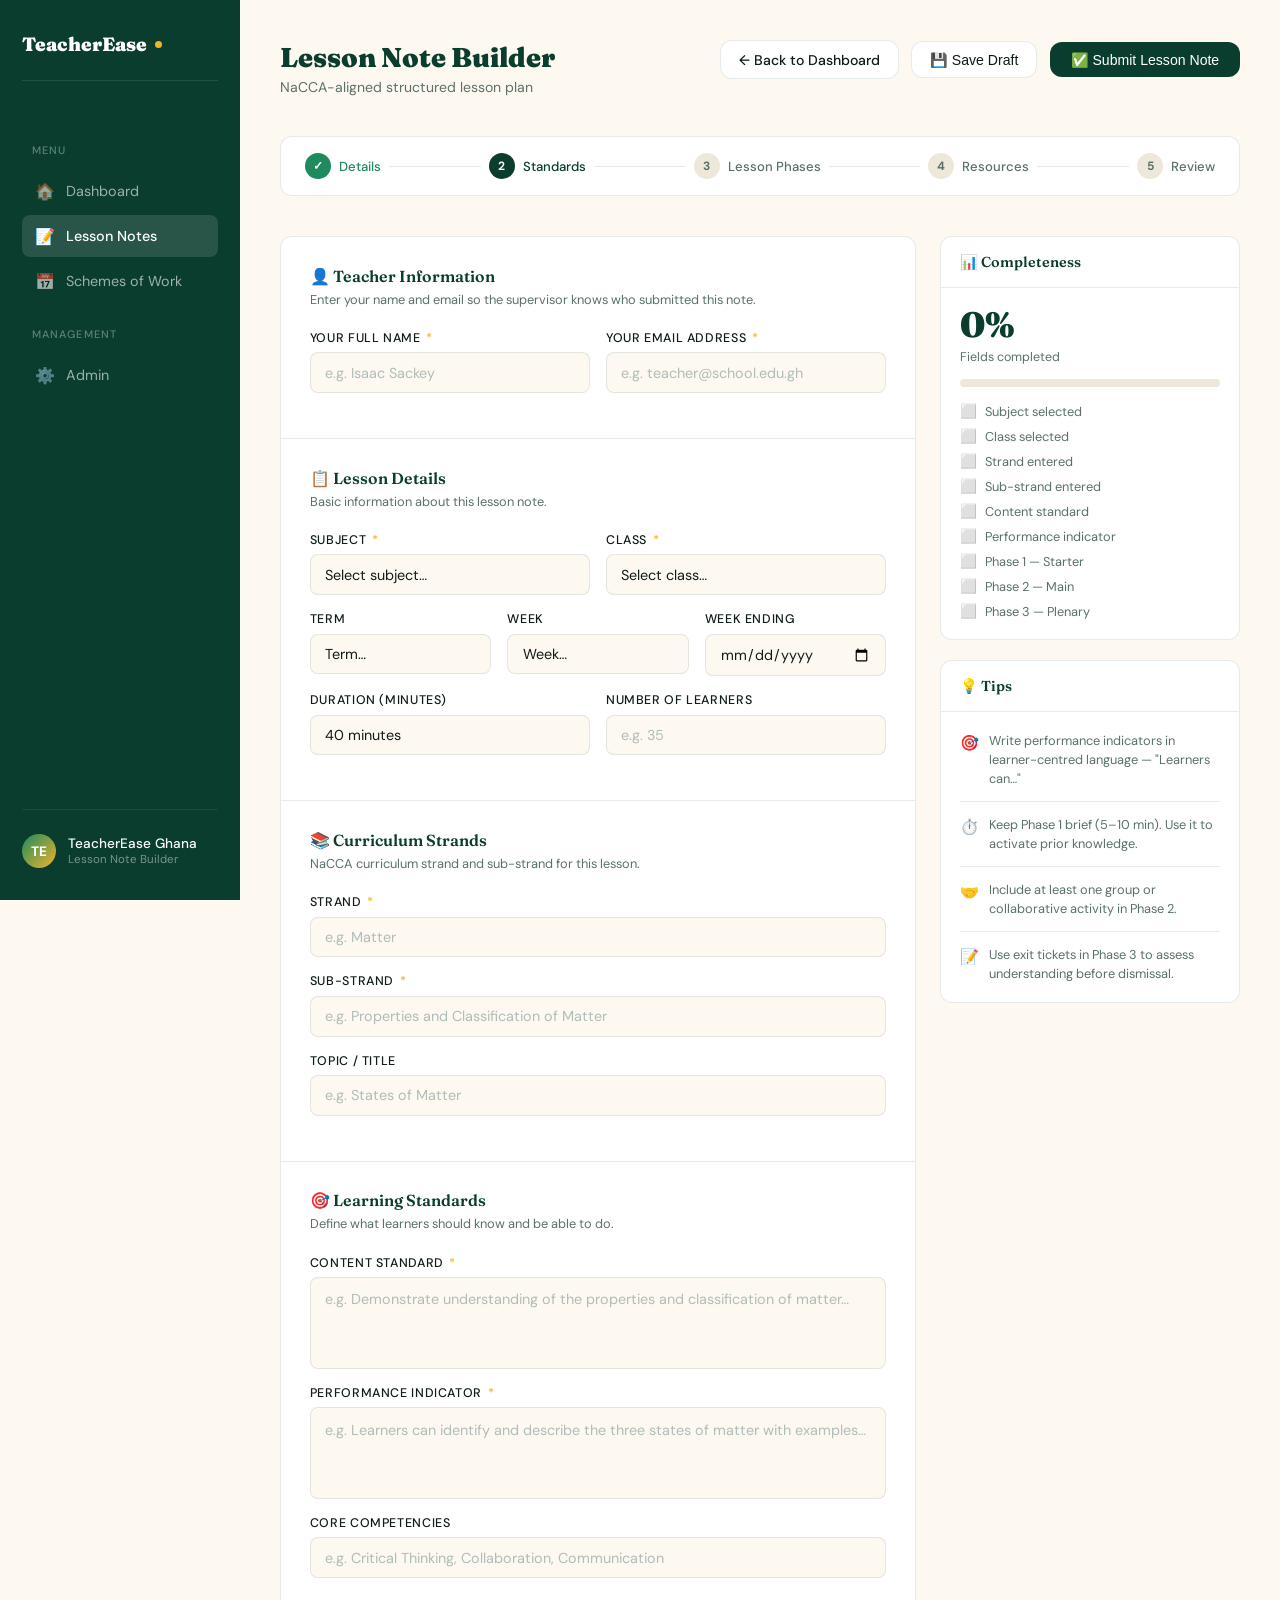
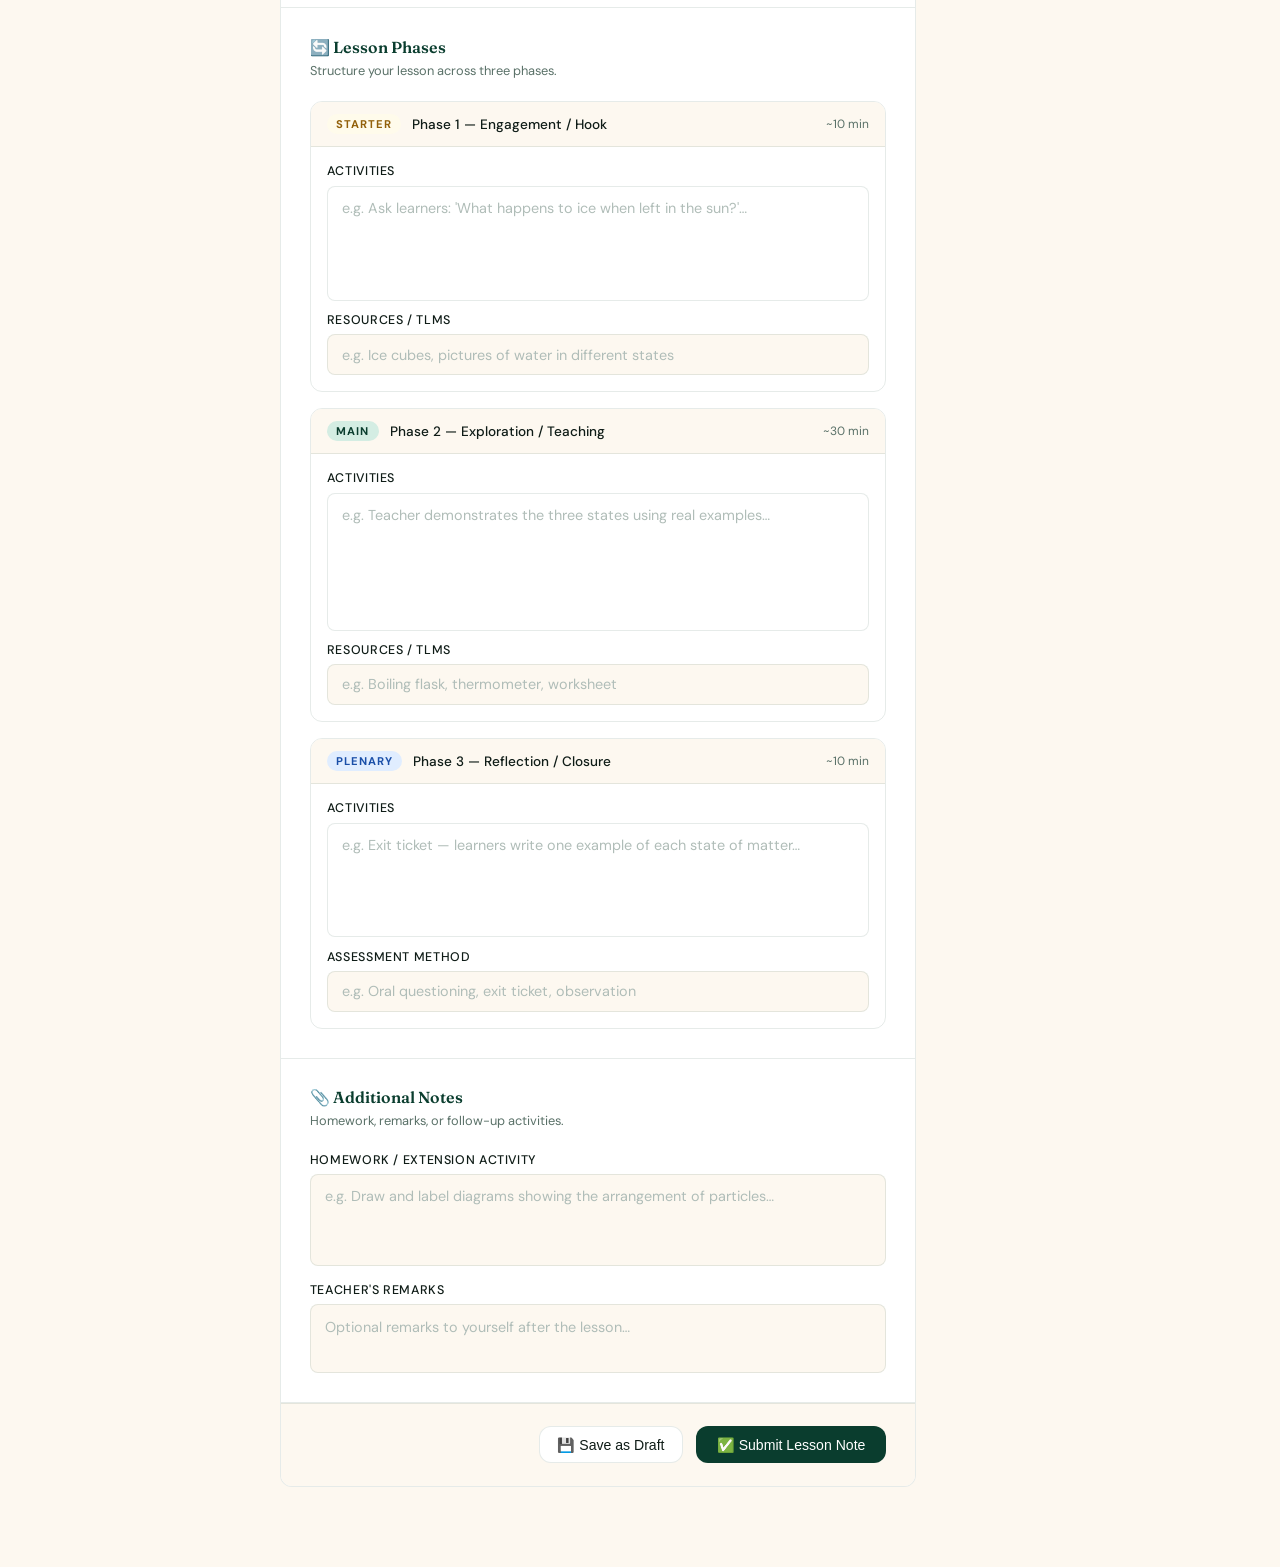
<file: lesson-notes.html>
<!DOCTYPE html>
<html lang="en">
<head>
  <meta charset="UTF-8" />
  <meta name="viewport" content="width=device-width, initial-scale=1.0" />
  <title>Lesson Note Builder — TeacherEase Ghana</title>
  <meta name="description" content="Build structured, NaCCA-aligned lesson notes quickly with TeacherEase Ghana." />
  <link rel="preconnect" href="https://fonts.googleapis.com" />
  <link rel="preconnect" href="https://fonts.gstatic.com" crossorigin />
  <link href="https://fonts.googleapis.com/css2?family=Fraunces:ital,wght@0,400;0,600;0,900;1,400&family=DM+Sans:wght@300;400;500&display=swap" rel="stylesheet" />
  <style>
    *, *::before, *::after { box-sizing: border-box; margin: 0; padding: 0; }

    :root {
      --green-dark:   #0a3d2e;
      --green-mid:    #145c42;
      --green-fresh:  #1e8a5e;
      --green-light:  #d4ede3;
      --gold:         #f0b429;
      --gold-light:   #fde68a;
      --gold-bg:      #fffbeb;
      --cream:        #fdf8f0;
      --white:        #ffffff;
      --text-dark:    #0f1c17;
      --text-muted:   #5a7168;
      --border:       rgba(10, 61, 46, 0.1);
      --sidebar-w:    240px;
      --radius:       12px;
    }

    html { scroll-behavior: smooth; }

    body {
      font-family: 'DM Sans', sans-serif;
      background: var(--cream);
      color: var(--text-dark);
      display: flex;
      min-height: 100vh;
      overflow-x: hidden;
    }

    .sidebar {
      width: var(--sidebar-w);
      background: var(--green-dark);
      min-height: 100vh;
      position: fixed;
      top: 0; left: 0;
      display: flex;
      flex-direction: column;
      padding: 2rem 1.4rem;
      z-index: 50;
    }

    .sidebar-logo {
      font-family: 'Fraunces', serif;
      font-weight: 900;
      font-size: 1.2rem;
      color: var(--white);
      text-decoration: none;
      display: flex;
      align-items: center;
      gap: 0.5rem;
      margin-bottom: 2.5rem;
      padding-bottom: 1.5rem;
      border-bottom: 1px solid rgba(255,255,255,0.1);
    }

    .sidebar-logo .dot { width: 7px; height: 7px; background: var(--gold); border-radius: 50%; }

    .sidebar-section-label {
      font-size: 0.68rem;
      font-weight: 500;
      text-transform: uppercase;
      letter-spacing: 0.1em;
      color: rgba(255,255,255,0.35);
      margin-bottom: 0.6rem;
      margin-top: 1.4rem;
      padding: 0 0.6rem;
    }

    .sidebar nav { display: flex; flex-direction: column; gap: 0.2rem; flex: 1; }

    .sidebar nav a {
      display: flex;
      align-items: center;
      gap: 0.7rem;
      text-decoration: none;
      color: rgba(255,255,255,0.6);
      font-size: 0.9rem;
      font-weight: 400;
      padding: 0.65rem 0.8rem;
      border-radius: 8px;
      transition: background 0.2s, color 0.2s;
    }

    .sidebar nav a .icon { font-size: 1rem; }
    .sidebar nav a:hover { background: rgba(255,255,255,0.07); color: var(--white); }
    .sidebar nav a.active { background: rgba(255,255,255,0.12); color: var(--white); font-weight: 500; }

    .sidebar-footer {
      margin-top: auto;
      padding-top: 1.5rem;
      border-top: 1px solid rgba(255,255,255,0.08);
    }

    .teacher-profile { display: flex; align-items: center; gap: 0.7rem; }

    .avatar {
      width: 34px; height: 34px;
      border-radius: 50%;
      background: linear-gradient(135deg, var(--green-fresh), var(--gold));
      display: flex; align-items: center; justify-content: center;
      font-size: 0.85rem; font-weight: 700; color: var(--white); flex-shrink: 0;
    }

    .teacher-info .name { font-size: 0.85rem; color: var(--white); font-weight: 500; }
    .teacher-info .role { font-size: 0.72rem; color: rgba(255,255,255,0.45); }

    /* logout button */
    .btn-logout {
      display: flex; align-items: center; gap: 0.5rem;
      background: none; border: 1px solid rgba(255,255,255,0.15);
      color: rgba(255,255,255,0.6); font-size: 0.8rem;
      padding: 0.5rem 0.8rem; border-radius: 8px;
      cursor: pointer; margin-top: 0.8rem; width: 100%;
      transition: background 0.2s, color 0.2s;
    }
    .btn-logout:hover { background: rgba(255,255,255,0.08); color: var(--white); }

    main {
      margin-left: var(--sidebar-w);
      flex: 1;
      padding: 2.5rem 2.5rem 5rem;
      max-width: calc(100vw - var(--sidebar-w));
      animation: fadeIn 0.4s ease;
    }

    @keyframes fadeIn { from { opacity: 0; transform: translateY(10px); } to { opacity: 1; transform: translateY(0); } }

    .topbar {
      display: flex; align-items: flex-start; justify-content: space-between;
      margin-bottom: 2.5rem; flex-wrap: wrap; gap: 1rem;
    }

    .topbar h1 { font-family: 'Fraunces', serif; font-size: 1.7rem; font-weight: 900; color: var(--green-dark); }
    .topbar p { font-size: 0.88rem; color: var(--text-muted); margin-top: 0.25rem; }

    .topbar-actions { display: flex; gap: 0.8rem; align-items: center; flex-wrap: wrap; }

    .btn-outline {
      display: inline-flex; align-items: center; gap: 0.4rem;
      border: 1px solid var(--border); background: var(--white);
      color: var(--text-dark); padding: 0.6rem 1.1rem; border-radius: var(--radius);
      font-size: 0.88rem; font-weight: 500; cursor: pointer; text-decoration: none;
      transition: background 0.2s;
    }
    .btn-outline:hover { background: var(--cream); }

    .btn-primary {
      display: inline-flex; align-items: center; gap: 0.4rem;
      background: var(--green-dark); color: var(--white);
      padding: 0.6rem 1.3rem; border-radius: var(--radius);
      font-size: 0.88rem; font-weight: 500; border: none; cursor: pointer;
      transition: background 0.2s, transform 0.15s;
    }
    .btn-primary:hover { background: var(--green-mid); transform: translateY(-1px); }
    .btn-primary:disabled { opacity: 0.65; cursor: not-allowed; transform: none; }

    .steps-bar {
      display: flex; align-items: center;
      margin-bottom: 2.5rem;
      background: var(--white); border: 1px solid var(--border);
      border-radius: var(--radius); padding: 1rem 1.5rem; overflow-x: auto;
    }

    .step { display: flex; align-items: center; gap: 0.5rem; flex-shrink: 0; }

    .step-num {
      width: 26px; height: 26px; border-radius: 50%;
      display: flex; align-items: center; justify-content: center;
      font-size: 0.75rem; font-weight: 700;
      background: #eee8db; color: var(--text-muted); flex-shrink: 0;
    }

    .step.done .step-num  { background: var(--green-fresh); color: var(--white); }
    .step.active .step-num { background: var(--green-dark); color: var(--white); }

    .step-label { font-size: 0.82rem; font-weight: 500; color: var(--text-muted); white-space: nowrap; }
    .step.active .step-label { color: var(--green-dark); }
    .step.done .step-label   { color: var(--green-fresh); }

    .step-divider { flex: 1; min-width: 20px; height: 1px; background: var(--border); margin: 0 0.5rem; }

    .form-layout { display: grid; grid-template-columns: 1fr 300px; gap: 1.5rem; align-items: start; }

    .form-card { background: var(--white); border-radius: var(--radius); border: 1px solid var(--border); overflow: hidden; }

    .form-section { padding: 1.8rem; border-bottom: 1px solid var(--border); }
    .form-section:last-child { border-bottom: none; }

    .section-title { font-family: 'Fraunces', serif; font-size: 1rem; font-weight: 600; color: var(--green-dark); margin-bottom: 0.3rem; display: flex; align-items: center; gap: 0.5rem; }
    .section-desc { font-size: 0.8rem; color: var(--text-muted); margin-bottom: 1.4rem; }

    .form-row { display: grid; grid-template-columns: 1fr 1fr; gap: 1rem; margin-bottom: 1rem; }
    .form-row.three { grid-template-columns: 1fr 1fr 1fr; }
    .form-row.full  { grid-template-columns: 1fr; }

    .form-group { display: flex; flex-direction: column; gap: 0.4rem; }

    label { font-size: 0.78rem; font-weight: 500; color: var(--text-dark); text-transform: uppercase; letter-spacing: 0.05em; }
    label .req { color: var(--gold); margin-left: 2px; }

    input[type="text"], input[type="date"], select, textarea {
      font-family: 'DM Sans', sans-serif;
      font-size: 0.9rem; color: var(--text-dark);
      background: var(--cream); border: 1px solid var(--border);
      border-radius: 8px; padding: 0.65rem 0.9rem;
      width: 100%; outline: none;
      transition: border-color 0.2s, box-shadow 0.2s; resize: none;
    }

    input[type="text"]:focus, input[type="date"]:focus, select:focus, textarea:focus {
      border-color: var(--green-fresh);
      box-shadow: 0 0 0 3px rgba(30,138,94,0.1);
      background: var(--white);
    }

    input::placeholder, textarea::placeholder { color: #b0bdb8; }
    select { appearance: none; cursor: pointer; }
    textarea { line-height: 1.6; }

    .phase-box { border: 1px solid var(--border); border-radius: var(--radius); overflow: hidden; margin-bottom: 1rem; }
    .phase-box:last-child { margin-bottom: 0; }

    .phase-header { display: flex; align-items: center; gap: 0.7rem; padding: 0.75rem 1rem; background: var(--cream); border-bottom: 1px solid var(--border); }

    .phase-tag { font-size: 0.7rem; font-weight: 700; text-transform: uppercase; letter-spacing: 0.08em; padding: 0.2rem 0.6rem; border-radius: 100px; }
    .phase-tag.starter { background: var(--gold-bg); color: #92600a; }
    .phase-tag.main    { background: var(--green-light); color: var(--green-dark); }
    .phase-tag.plenary { background: #e0edff; color: #1a4fa8; }

    .phase-title { font-size: 0.85rem; font-weight: 500; color: var(--text-dark); }
    .phase-time { margin-left: auto; font-size: 0.75rem; color: var(--text-muted); }

    .phase-body { padding: 1rem; }
    .phase-body textarea { background: var(--white); border: 1px solid var(--border); min-height: 100px; }

    .side-panel { display: flex; flex-direction: column; gap: 1.2rem; }

    .panel-card { background: var(--white); border-radius: var(--radius); border: 1px solid var(--border); overflow: hidden; }
    .panel-head { padding: 1rem 1.2rem; border-bottom: 1px solid var(--border); font-family: 'Fraunces', serif; font-size: 0.9rem; font-weight: 600; color: var(--green-dark); }
    .panel-body { padding: 1.2rem; }

    .completeness-value { font-family: 'Fraunces', serif; font-size: 2.2rem; font-weight: 900; color: var(--green-dark); line-height: 1; margin-bottom: 0.4rem; }
    .completeness-label { font-size: 0.78rem; color: var(--text-muted); margin-bottom: 0.9rem; }

    .c-bar-wrap { height: 8px; background: #eee8db; border-radius: 100px; overflow: hidden; margin-bottom: 1rem; }
    .c-bar-fill { height: 100%; width: 30%; background: linear-gradient(90deg, var(--green-fresh), var(--gold)); border-radius: 100px; transition: width 0.5s ease; }

    .checklist { display: flex; flex-direction: column; gap: 0.5rem; }
    .check-item { display: flex; align-items: center; gap: 0.5rem; font-size: 0.8rem; color: var(--text-muted); }
    .check-item .check-icon { font-size: 0.85rem; }
    .check-item.done { color: var(--green-fresh); }

    .tip-item { display: flex; gap: 0.6rem; font-size: 0.8rem; color: var(--text-muted); line-height: 1.5; padding-bottom: 0.8rem; border-bottom: 1px solid var(--border); margin-bottom: 0.8rem; }
    .tip-item:last-child { border-bottom: none; margin-bottom: 0; padding-bottom: 0; }
    .tip-icon { font-size: 0.95rem; flex-shrink: 0; margin-top: 1px; }

    .form-actions { display: flex; justify-content: flex-end; gap: 0.8rem; padding: 1.4rem 1.8rem; border-top: 1px solid var(--border); background: var(--cream); }

    /* ─── TOAST ─── */
    .toast {
      position: fixed; bottom: 2rem; right: 2rem;
      background: var(--green-dark); color: var(--white);
      padding: 0.8rem 1.4rem; border-radius: var(--radius);
      font-size: 0.88rem; font-weight: 500;
      display: flex; align-items: center; gap: 0.5rem;
      box-shadow: 0 8px 24px rgba(10,61,46,0.25);
      transform: translateY(80px); opacity: 0;
      transition: transform 0.3s ease, opacity 0.3s ease;
      z-index: 200;
    }
    .toast.show { transform: translateY(0); opacity: 1; }
    .toast.error-toast { background: #c0392b; }

    /* ─── SUBMIT OVERLAY ─── */
    .submit-overlay {
      position: fixed; inset: 0;
      background: rgba(10,61,46,0.7);
      display: none; align-items: center; justify-content: center;
      z-index: 300; backdrop-filter: blur(4px);
    }
    .submit-overlay.show { display: flex; }
    .submit-box {
      background: var(--white); border-radius: 20px;
      padding: 2.5rem; max-width: 420px; width: 90%;
      text-align: center;
      box-shadow: 0 32px 80px rgba(0,0,0,0.3);
      animation: fadeUp 0.3s ease;
    }
    @keyframes fadeUp { from { opacity: 0; transform: translateY(20px); } to { opacity: 1; transform: translateY(0); } }
    .submit-icon { font-size: 3rem; margin-bottom: 1rem; }
    .submit-box h3 { font-family: 'Fraunces', serif; font-size: 1.4rem; font-weight: 900; color: var(--green-dark); margin-bottom: 0.5rem; }
    .submit-box p { font-size: 0.88rem; color: var(--text-muted); line-height: 1.6; margin-bottom: 1.5rem; }
    .submit-box .btn-primary { width: 100%; justify-content: center; padding: 0.8rem; }

    @media (max-width: 960px) {
      .form-layout { grid-template-columns: 1fr; }
      .side-panel { display: grid; grid-template-columns: 1fr 1fr; }
    }

    @media (max-width: 768px) {
      .sidebar { transform: translateX(-100%); }
      main { margin-left: 0; max-width: 100vw; padding: 1.5rem 1.2rem 4rem; }
      .form-row { grid-template-columns: 1fr; }
      .form-row.three { grid-template-columns: 1fr; }
      .steps-bar { gap: 0.3rem; }
      .step-label { display: none; }
      .side-panel { grid-template-columns: 1fr; }
    }
  </style>
</head>
<body>

  <!-- SIDEBAR -->
  <aside class="sidebar">
    <a href="index.html" class="sidebar-logo">
      TeacherEase <span class="dot"></span>
    </a>
    <nav>
      <span class="sidebar-section-label">Menu</span>
      <a href="dashboard.html"><span class="icon">🏠</span> Dashboard</a>
      <a href="lesson-notes.html" class="active"><span class="icon">📝</span> Lesson Notes</a>
      <a href="schemes.html"><span class="icon">📅</span> Schemes of Work</a>
      <span class="sidebar-section-label">Management</span>
      <a href="admin.html"><span class="icon">⚙️</span> Admin</a>
    </nav>
    <div class="sidebar-footer">
      <div class="teacher-profile">
        <div class="avatar">TE</div>
        <div class="teacher-info">
          <div class="name">TeacherEase Ghana</div>
          <div class="role">Lesson Note Builder</div>
        </div>
      </div>
    </div>
  </aside>

  <!-- MAIN -->
  <main>

    <div class="topbar">
      <div>
        <h1>Lesson Note Builder</h1>
        <p>NaCCA-aligned structured lesson plan</p>
      </div>
      <div class="topbar-actions">
        <a href="dashboard.html" class="btn-outline">← Back to Dashboard</a>
        <button class="btn-outline" onclick="saveDraft()">💾 Save Draft</button>
        <button class="btn-primary" id="submitBtn" onclick="submitNote()">✅ Submit Lesson Note</button>
      </div>
    </div>

    <div class="steps-bar">
      <div class="step done"><div class="step-num">✓</div><div class="step-label">Details</div></div>
      <div class="step-divider"></div>
      <div class="step active"><div class="step-num">2</div><div class="step-label">Standards</div></div>
      <div class="step-divider"></div>
      <div class="step"><div class="step-num">3</div><div class="step-label">Lesson Phases</div></div>
      <div class="step-divider"></div>
      <div class="step"><div class="step-num">4</div><div class="step-label">Resources</div></div>
      <div class="step-divider"></div>
      <div class="step"><div class="step-num">5</div><div class="step-label">Review</div></div>
    </div>

    <div class="form-layout">

      <div class="form-card">

        <!-- Teacher Info -->
        <div class="form-section">
          <div class="section-title">👤 Teacher Information</div>
          <div class="section-desc">Enter your name and email so the supervisor knows who submitted this note.</div>
          <div class="form-row">
            <div class="form-group">
              <label>Your Full Name <span class="req">*</span></label>
              <input type="text" id="teacherNameInput" placeholder="e.g. Isaac Sackey" />
            </div>
            <div class="form-group">
              <label>Your Email Address <span class="req">*</span></label>
              <input type="text" id="teacherEmailInput" placeholder="e.g. teacher@school.edu.gh" />
            </div>
          </div>
        </div>

        <!-- Section 1 -->
        <div class="form-section">
          <div class="section-title">📋 Lesson Details</div>
          <div class="section-desc">Basic information about this lesson note.</div>

          <div class="form-row">
            <div class="form-group">
              <label>Subject <span class="req">*</span></label>
              <select id="subject" onchange="updateCompleteness()">
                <option value="" disabled selected>Select subject…</option>
                <option>Basic Science</option>
                <option>Mathematics</option>
                <option>Social Studies</option>
                <option>English Language</option>
                <option>Physical Education</option>
                <option>ICT</option>
                <option>Religious & Moral Education</option>
              </select>
            </div>
            <div class="form-group">
              <label>Class <span class="req">*</span></label>
              <select id="class" onchange="updateCompleteness()">
                <option value="" disabled selected>Select class…</option>
                <option>Primary 1</option><option>Primary 2</option><option>Primary 3</option>
                <option>Primary 4</option><option>Primary 5</option><option>Primary 6</option>
                <option>JHS 1</option><option>JHS 2</option><option>JHS 3</option>
              </select>
            </div>
          </div>

          <div class="form-row three">
            <div class="form-group">
              <label>Term</label>
              <select id="term">
                <option value="" disabled selected>Term…</option>
                <option>Term 1</option><option>Term 2</option><option>Term 3</option>
              </select>
            </div>
            <div class="form-group">
              <label>Week</label>
              <select id="week">
                <option value="" disabled selected>Week…</option>
                <option>Week 1</option><option>Week 2</option><option>Week 3</option>
                <option>Week 4</option><option>Week 5</option><option>Week 6</option>
                <option>Week 7</option><option>Week 8</option><option>Week 9</option>
                <option>Week 10</option>
              </select>
            </div>
            <div class="form-group">
              <label>Week Ending</label>
              <input type="date" id="weekEnding" />
            </div>
          </div>

          <div class="form-row">
            <div class="form-group">
              <label>Duration (minutes)</label>
              <select id="duration">
                <option>40 minutes</option>
                <option>60 minutes</option>
                <option>80 minutes</option>
              </select>
            </div>
            <div class="form-group">
              <label>Number of Learners</label>
              <input type="text" id="learners" placeholder="e.g. 35" />
            </div>
          </div>
        </div>

        <!-- Section 2 -->
        <div class="form-section">
          <div class="section-title">📚 Curriculum Strands</div>
          <div class="section-desc">NaCCA curriculum strand and sub-strand for this lesson.</div>
          <div class="form-row full">
            <div class="form-group">
              <label>Strand <span class="req">*</span></label>
              <input type="text" id="strand" placeholder="e.g. Matter" oninput="updateCompleteness()" />
            </div>
          </div>
          <div class="form-row full">
            <div class="form-group">
              <label>Sub-Strand <span class="req">*</span></label>
              <input type="text" id="substrand" placeholder="e.g. Properties and Classification of Matter" oninput="updateCompleteness()" />
            </div>
          </div>
          <div class="form-row full">
            <div class="form-group">
              <label>Topic / Title</label>
              <input type="text" id="topic" placeholder="e.g. States of Matter" />
            </div>
          </div>
        </div>

        <!-- Section 3 -->
        <div class="form-section">
          <div class="section-title">🎯 Learning Standards</div>
          <div class="section-desc">Define what learners should know and be able to do.</div>
          <div class="form-group" style="margin-bottom:1rem">
            <label>Content Standard <span class="req">*</span></label>
            <textarea id="contentStd" rows="3" placeholder="e.g. Demonstrate understanding of the properties and classification of matter…" oninput="updateCompleteness()"></textarea>
          </div>
          <div class="form-group" style="margin-bottom:1rem">
            <label>Performance Indicator <span class="req">*</span></label>
            <textarea id="perfInd" rows="3" placeholder="e.g. Learners can identify and describe the three states of matter with examples…" oninput="updateCompleteness()"></textarea>
          </div>
          <div class="form-group">
            <label>Core Competencies</label>
            <input type="text" id="coreComp" placeholder="e.g. Critical Thinking, Collaboration, Communication" />
          </div>
        </div>

        <!-- Section 4 -->
        <div class="form-section">
          <div class="section-title">🔄 Lesson Phases</div>
          <div class="section-desc">Structure your lesson across three phases.</div>

          <div class="phase-box">
            <div class="phase-header">
              <span class="phase-tag starter">Starter</span>
              <span class="phase-title">Phase 1 — Engagement / Hook</span>
              <span class="phase-time">~10 min</span>
            </div>
            <div class="phase-body">
              <div class="form-group" style="margin-bottom:0.7rem">
                <label>Activities</label>
                <textarea id="phase1" rows="4" placeholder="e.g. Ask learners: 'What happens to ice when left in the sun?'…" oninput="updateCompleteness()"></textarea>
              </div>
              <div class="form-group">
                <label>Resources / TLMs</label>
                <input type="text" id="res1" placeholder="e.g. Ice cubes, pictures of water in different states" />
              </div>
            </div>
          </div>

          <div class="phase-box">
            <div class="phase-header">
              <span class="phase-tag main">Main</span>
              <span class="phase-title">Phase 2 — Exploration / Teaching</span>
              <span class="phase-time">~30 min</span>
            </div>
            <div class="phase-body">
              <div class="form-group" style="margin-bottom:0.7rem">
                <label>Activities</label>
                <textarea id="phase2" rows="5" placeholder="e.g. Teacher demonstrates the three states using real examples…" oninput="updateCompleteness()"></textarea>
              </div>
              <div class="form-group">
                <label>Resources / TLMs</label>
                <input type="text" id="res2" placeholder="e.g. Boiling flask, thermometer, worksheet" />
              </div>
            </div>
          </div>

          <div class="phase-box">
            <div class="phase-header">
              <span class="phase-tag plenary">Plenary</span>
              <span class="phase-title">Phase 3 — Reflection / Closure</span>
              <span class="phase-time">~10 min</span>
            </div>
            <div class="phase-body">
              <div class="form-group" style="margin-bottom:0.7rem">
                <label>Activities</label>
                <textarea id="phase3" rows="4" placeholder="e.g. Exit ticket — learners write one example of each state of matter…" oninput="updateCompleteness()"></textarea>
              </div>
              <div class="form-group">
                <label>Assessment Method</label>
                <input type="text" id="assessment" placeholder="e.g. Oral questioning, exit ticket, observation" />
              </div>
            </div>
          </div>
        </div>

        <!-- Section 5 -->
        <div class="form-section">
          <div class="section-title">📎 Additional Notes</div>
          <div class="section-desc">Homework, remarks, or follow-up activities.</div>
          <div class="form-group" style="margin-bottom:1rem">
            <label>Homework / Extension Activity</label>
            <textarea id="homework" rows="3" placeholder="e.g. Draw and label diagrams showing the arrangement of particles…"></textarea>
          </div>
          <div class="form-group">
            <label>Teacher's Remarks</label>
            <textarea id="remarks" rows="2" placeholder="Optional remarks to yourself after the lesson…"></textarea>
          </div>
        </div>

        <div class="form-actions">
          <button class="btn-outline" onclick="saveDraft()">💾 Save as Draft</button>
          <button class="btn-primary" id="submitBtn2" onclick="submitNote()">✅ Submit Lesson Note</button>
        </div>

      </div><!-- /form-card -->

      <!-- SIDE PANEL -->
      <div class="side-panel">

        <div class="panel-card">
          <div class="panel-head">📊 Completeness</div>
          <div class="panel-body">
            <div class="completeness-value" id="pctValue">0%</div>
            <div class="completeness-label">Fields completed</div>
            <div class="c-bar-wrap"><div class="c-bar-fill" id="cBar"></div></div>
            <div class="checklist">
              <div class="check-item" id="chk-subject"><span class="check-icon">⬜</span> Subject selected</div>
              <div class="check-item" id="chk-class"><span class="check-icon">⬜</span> Class selected</div>
              <div class="check-item" id="chk-strand"><span class="check-icon">⬜</span> Strand entered</div>
              <div class="check-item" id="chk-substrand"><span class="check-icon">⬜</span> Sub-strand entered</div>
              <div class="check-item" id="chk-content"><span class="check-icon">⬜</span> Content standard</div>
              <div class="check-item" id="chk-perf"><span class="check-icon">⬜</span> Performance indicator</div>
              <div class="check-item" id="chk-phase1"><span class="check-icon">⬜</span> Phase 1 — Starter</div>
              <div class="check-item" id="chk-phase2"><span class="check-icon">⬜</span> Phase 2 — Main</div>
              <div class="check-item" id="chk-phase3"><span class="check-icon">⬜</span> Phase 3 — Plenary</div>
            </div>
          </div>
        </div>

        <div class="panel-card">
          <div class="panel-head">💡 Tips</div>
          <div class="panel-body">
            <div class="tip-item"><span class="tip-icon">🎯</span>Write performance indicators in learner-centred language — "Learners can…"</div>
            <div class="tip-item"><span class="tip-icon">⏱️</span>Keep Phase 1 brief (5–10 min). Use it to activate prior knowledge.</div>
            <div class="tip-item"><span class="tip-icon">🤝</span>Include at least one group or collaborative activity in Phase 2.</div>
            <div class="tip-item"><span class="tip-icon">📝</span>Use exit tickets in Phase 3 to assess understanding before dismissal.</div>
          </div>
        </div>

      </div><!-- /side-panel -->

    </div><!-- /form-layout -->

  </main>

  <!-- TOAST -->
  <div class="toast" id="toast">✅ Lesson note saved!</div>

  <!-- SUCCESS OVERLAY -->
  <div class="submit-overlay" id="submitOverlay">
    <div class="submit-box">
      <div class="submit-icon">🎉</div>
      <h3>Lesson Note Submitted!</h3>
      <p>Your lesson note has been saved and the supervisor has been notified at <strong>kgio9491@gmail.com</strong>.</p>
      <button class="btn-primary" onclick="closeOverlay()">← Back to Dashboard</button>
    </div>
  </div>

  <!-- FIREBASE -->
  <script type="module">
    // No login required — teachers access directly

    // ── Submit lesson note ──
    window.submitNote = async function() {
      // Collect all field values
      const note = {
        teacherEmail: document.getElementById("teacherEmailInput") ? document.getElementById("teacherEmailInput").value : "Not provided",
        teacherName:  document.getElementById("teacherNameInput") ? document.getElementById("teacherNameInput").value : "Teacher",
        subject:      document.getElementById("subject").value,
        className:    document.getElementById("class").value,
        term:         document.getElementById("term").value,
        week:         document.getElementById("week").value,
        weekEnding:   document.getElementById("weekEnding").value,
        duration:     document.getElementById("duration").value,
        learners:     document.getElementById("learners").value,
        strand:       document.getElementById("strand").value,
        substrand:    document.getElementById("substrand").value,
        topic:        document.getElementById("topic").value,
        contentStd:   document.getElementById("contentStd").value,
        perfInd:      document.getElementById("perfInd").value,
        coreComp:     document.getElementById("coreComp").value,
        phase1:       document.getElementById("phase1").value,
        res1:         document.getElementById("res1").value,
        phase2:       document.getElementById("phase2").value,
        res2:         document.getElementById("res2").value,
        phase3:       document.getElementById("phase3").value,
        assessment:   document.getElementById("assessment").value,
        homework:     document.getElementById("homework").value,
        remarks:      document.getElementById("remarks").value,
        status:       "submitted",
        submittedAt:  serverTimestamp()
      };

      // Validate required fields
      if (!note.subject || !note.className || !note.strand || !note.substrand || !note.contentStd || !note.perfInd) {
        showToast("⚠️ Please fill in all required fields first!", true);
        return;
      }

      // Disable buttons while saving
      document.getElementById("submitBtn").disabled  = true;
      document.getElementById("submitBtn2").disabled = true;

      try {
        // Send to Make.com webhook (triggers email to supervisor)
        fetch("https://hook.eu1.make.com/kdh84ne3vptmkykhrbh2twou8fewugd7", {
          mode: "no-cors",
          method: "POST",
          headers: { "Content-Type": "application/json" },
          body: JSON.stringify({
            teacherEmail: note.teacherEmail,
            teacherName:  note.teacherName,
            subject:      note.subject,
            className:    note.className,
            term:         note.term,
            week:         note.week,
            topic:        note.topic,
            strand:       note.strand,
            substrand:    note.substrand,
            contentStd:   note.contentStd,
            perfInd:      note.perfInd,
            phase1:       note.phase1,
            phase2:       note.phase2,
            phase3:       note.phase3,
            assessment:   note.assessment,
            homework:     note.homework,
            remarks:      note.remarks,
            submittedAt:  new Date().toLocaleString()
          })
        });

        // 3. Show success overlay
        document.getElementById("submitOverlay").classList.add("show");

      } catch (err) {
        console.error(err);
        showToast("❌ Error submitting. Please try again.", true);
        document.getElementById("submitBtn").disabled  = false;
        document.getElementById("submitBtn2").disabled = false;
      }
    };



    window.closeOverlay = function() {
      window.location.href = "dashboard.html";
    };

    window.saveDraft = function() {
      showToast("💾 Draft saved locally!");
    };

    function showToast(msg, isError = false) {
      const t = document.getElementById("toast");
      t.textContent = msg;
      t.classList.toggle("error-toast", isError);
      t.classList.add("show");
      setTimeout(() => t.classList.remove("show"), 3500);
    }

    window.showToast = showToast;

    // ── Completeness tracker ──
    const fields = {
      'subject':    'chk-subject',
      'class':      'chk-class',
      'strand':     'chk-strand',
      'substrand':  'chk-substrand',
      'contentStd': 'chk-content',
      'perfInd':    'chk-perf',
      'phase1':     'chk-phase1',
      'phase2':     'chk-phase2',
      'phase3':     'chk-phase3',
    };

    window.updateCompleteness = function() {
      let done = 0;
      const total = Object.keys(fields).length;
      for (const [id, chkId] of Object.entries(fields)) {
        const el  = document.getElementById(id);
        const chk = document.getElementById(chkId);
        const filled = el && el.value.trim().length > 0;
        if (filled) {
          done++;
          chk.classList.add("done");
          chk.querySelector(".check-icon").textContent = "✅";
        } else {
          chk.classList.remove("done");
          chk.querySelector(".check-icon").textContent = "⬜";
        }
      }
      const pct = Math.round((done / total) * 100);
      document.getElementById("pctValue").textContent = pct + "%";
      document.getElementById("cBar").style.width = pct + "%";
    };

    window.updateCompleteness();
  </script>

</body>
</html>
</file>
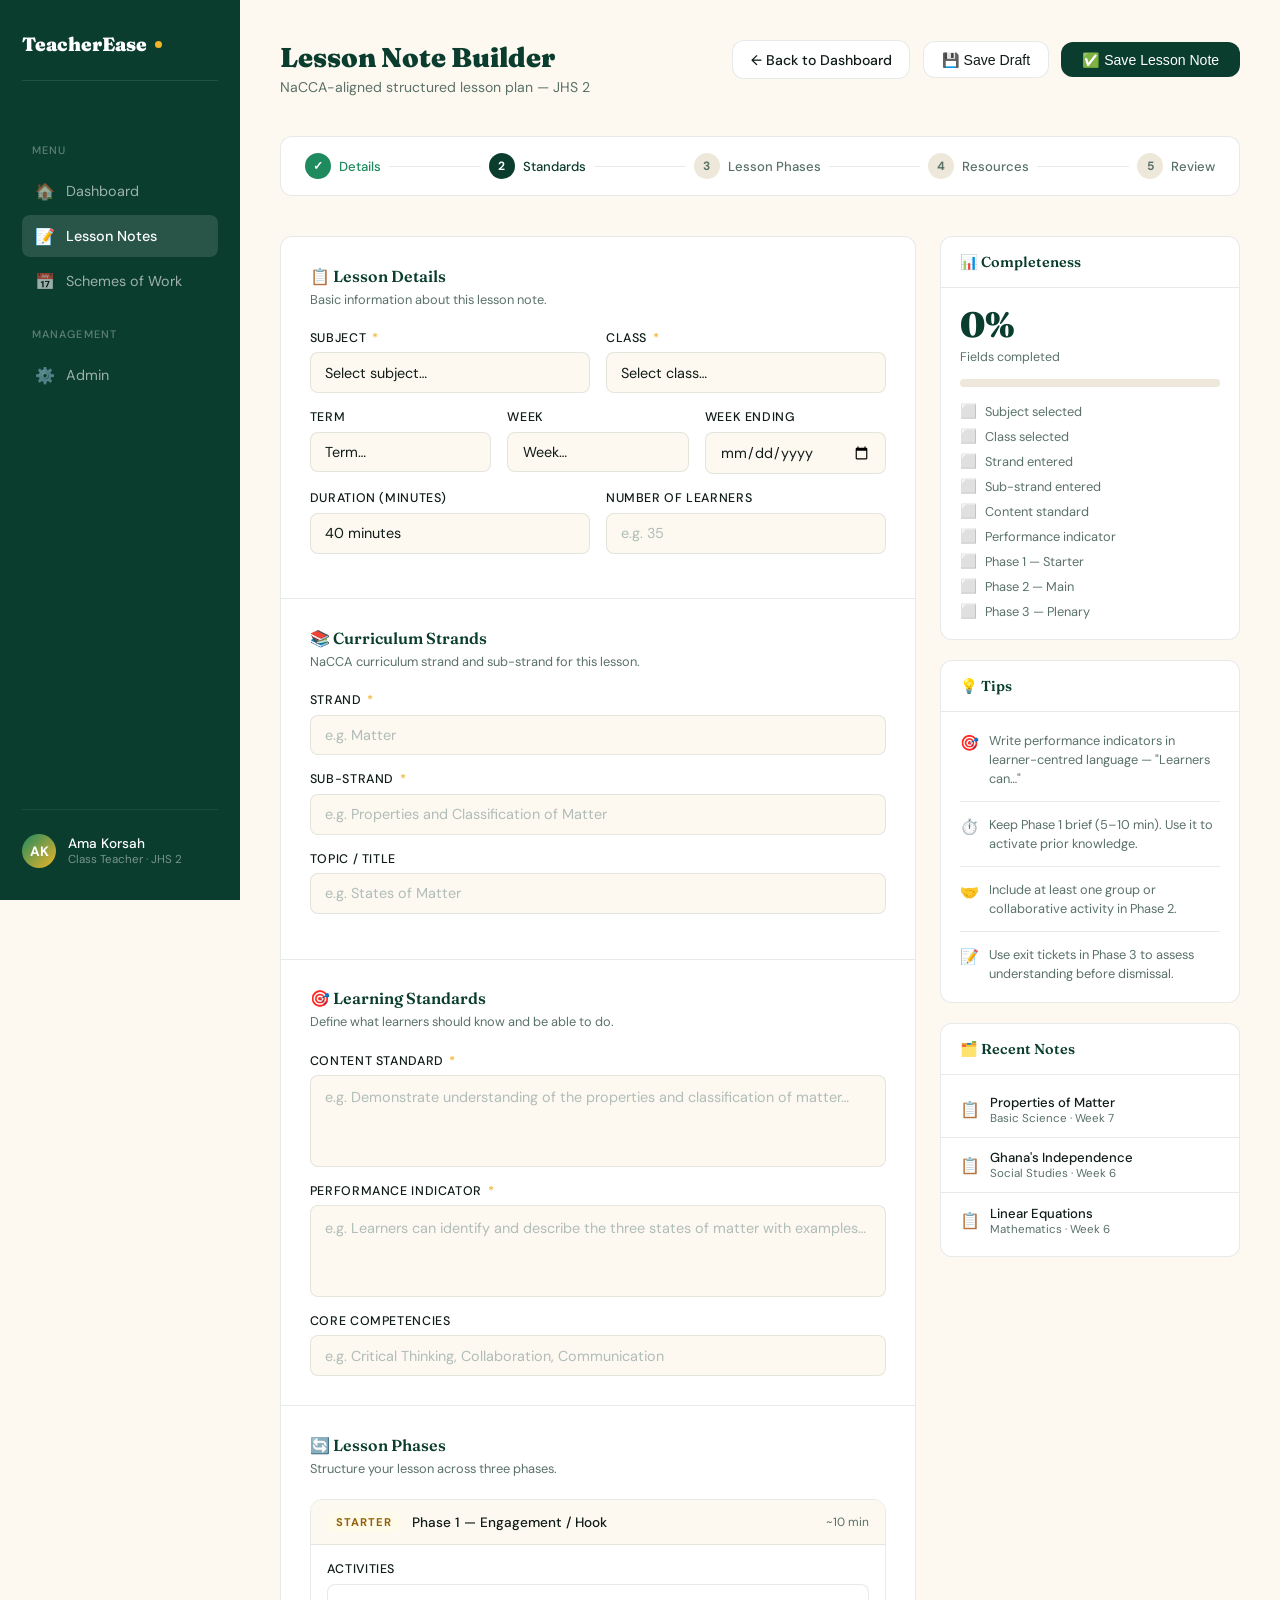
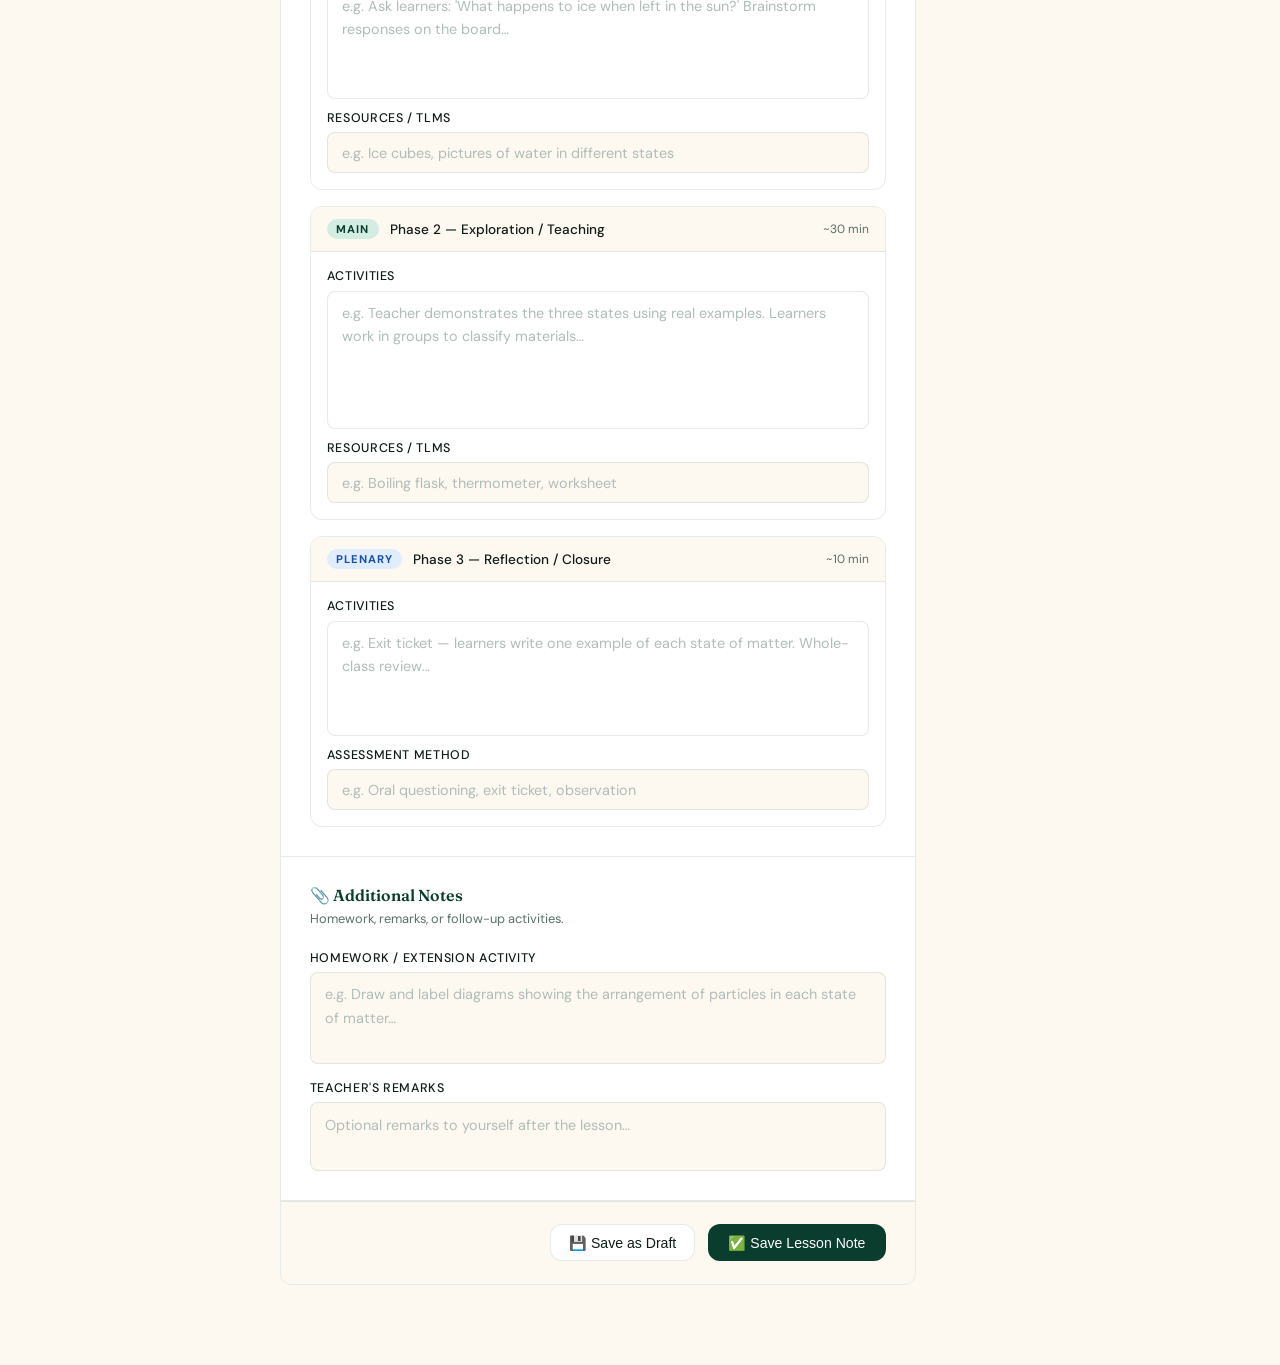
<file: lessonnotes.html>
<!DOCTYPE html>
<html lang="en">
<head>
  <meta charset="UTF-8" />
  <meta name="viewport" content="width=device-width, initial-scale=1.0" />
  <title>Lesson Note Builder — TeacherEase Ghana</title>
  <meta name="description" content="Build structured, NaCCA-aligned lesson notes quickly with TeacherEase Ghana." />
  <link rel="preconnect" href="https://fonts.googleapis.com" />
  <link rel="preconnect" href="https://fonts.gstatic.com" crossorigin />
  <link href="https://fonts.googleapis.com/css2?family=Fraunces:ital,wght@0,400;0,600;0,900;1,400&family=DM+Sans:wght@300;400;500&display=swap" rel="stylesheet" />
  <style>
    *, *::before, *::after { box-sizing: border-box; margin: 0; padding: 0; }

    :root {
      --green-dark:   #0a3d2e;
      --green-mid:    #145c42;
      --green-fresh:  #1e8a5e;
      --green-light:  #d4ede3;
      --gold:         #f0b429;
      --gold-light:   #fde68a;
      --gold-bg:      #fffbeb;
      --cream:        #fdf8f0;
      --white:        #ffffff;
      --text-dark:    #0f1c17;
      --text-muted:   #5a7168;
      --border:       rgba(10, 61, 46, 0.1);
      --sidebar-w:    240px;
      --radius:       12px;
    }

    html { scroll-behavior: smooth; }

    body {
      font-family: 'DM Sans', sans-serif;
      background: var(--cream);
      color: var(--text-dark);
      display: flex;
      min-height: 100vh;
      overflow-x: hidden;
    }

    /* ─── SIDEBAR ─── */
    .sidebar {
      width: var(--sidebar-w);
      background: var(--green-dark);
      min-height: 100vh;
      position: fixed;
      top: 0; left: 0;
      display: flex;
      flex-direction: column;
      padding: 2rem 1.4rem;
      z-index: 50;
    }

    .sidebar-logo {
      font-family: 'Fraunces', serif;
      font-weight: 900;
      font-size: 1.2rem;
      color: var(--white);
      text-decoration: none;
      display: flex;
      align-items: center;
      gap: 0.5rem;
      margin-bottom: 2.5rem;
      padding-bottom: 1.5rem;
      border-bottom: 1px solid rgba(255,255,255,0.1);
    }

    .sidebar-logo .dot {
      width: 7px; height: 7px;
      background: var(--gold);
      border-radius: 50%;
    }

    .sidebar-section-label {
      font-size: 0.68rem;
      font-weight: 500;
      text-transform: uppercase;
      letter-spacing: 0.1em;
      color: rgba(255,255,255,0.35);
      margin-bottom: 0.6rem;
      margin-top: 1.4rem;
      padding: 0 0.6rem;
    }

    .sidebar nav {
      display: flex;
      flex-direction: column;
      gap: 0.2rem;
      flex: 1;
    }

    .sidebar nav a {
      display: flex;
      align-items: center;
      gap: 0.7rem;
      text-decoration: none;
      color: rgba(255,255,255,0.6);
      font-size: 0.9rem;
      font-weight: 400;
      padding: 0.65rem 0.8rem;
      border-radius: 8px;
      transition: background 0.2s, color 0.2s;
    }

    .sidebar nav a .icon { font-size: 1rem; }

    .sidebar nav a:hover {
      background: rgba(255,255,255,0.07);
      color: var(--white);
    }

    .sidebar nav a.active {
      background: rgba(255,255,255,0.12);
      color: var(--white);
      font-weight: 500;
    }

    .sidebar-footer {
      margin-top: auto;
      padding-top: 1.5rem;
      border-top: 1px solid rgba(255,255,255,0.08);
    }

    .teacher-profile {
      display: flex;
      align-items: center;
      gap: 0.7rem;
    }

    .avatar {
      width: 34px; height: 34px;
      border-radius: 50%;
      background: linear-gradient(135deg, var(--green-fresh), var(--gold));
      display: flex;
      align-items: center;
      justify-content: center;
      font-size: 0.85rem;
      font-weight: 700;
      color: var(--white);
      flex-shrink: 0;
    }

    .teacher-info .name { font-size: 0.85rem; color: var(--white); font-weight: 500; }
    .teacher-info .role { font-size: 0.72rem; color: rgba(255,255,255,0.45); }

    /* ─── MAIN ─── */
    main {
      margin-left: var(--sidebar-w);
      flex: 1;
      padding: 2.5rem 2.5rem 5rem;
      max-width: calc(100vw - var(--sidebar-w));
      animation: fadeIn 0.4s ease;
    }

    @keyframes fadeIn {
      from { opacity: 0; transform: translateY(10px); }
      to   { opacity: 1; transform: translateY(0); }
    }

    /* ─── TOP BAR ─── */
    .topbar {
      display: flex;
      align-items: flex-start;
      justify-content: space-between;
      margin-bottom: 2.5rem;
      flex-wrap: wrap;
      gap: 1rem;
    }

    .topbar h1 {
      font-family: 'Fraunces', serif;
      font-size: 1.7rem;
      font-weight: 900;
      color: var(--green-dark);
    }

    .topbar p {
      font-size: 0.88rem;
      color: var(--text-muted);
      margin-top: 0.25rem;
    }

    .topbar-actions {
      display: flex;
      gap: 0.8rem;
      align-items: center;
      flex-wrap: wrap;
    }

    .btn-outline {
      display: inline-flex;
      align-items: center;
      gap: 0.4rem;
      border: 1px solid var(--border);
      background: var(--white);
      color: var(--text-dark);
      padding: 0.6rem 1.1rem;
      border-radius: var(--radius);
      font-size: 0.88rem;
      font-weight: 500;
      cursor: pointer;
      text-decoration: none;
      transition: background 0.2s;
    }

    .btn-outline:hover { background: var(--cream); }

    .btn-primary {
      display: inline-flex;
      align-items: center;
      gap: 0.4rem;
      background: var(--green-dark);
      color: var(--white);
      padding: 0.6rem 1.3rem;
      border-radius: var(--radius);
      font-size: 0.88rem;
      font-weight: 500;
      border: none;
      cursor: pointer;
      transition: background 0.2s, transform 0.15s;
    }

    .btn-primary:hover {
      background: var(--green-mid);
      transform: translateY(-1px);
    }

    /* ─── PROGRESS STEPS ─── */
    .steps-bar {
      display: flex;
      align-items: center;
      gap: 0;
      margin-bottom: 2.5rem;
      background: var(--white);
      border: 1px solid var(--border);
      border-radius: var(--radius);
      padding: 1rem 1.5rem;
      overflow-x: auto;
    }

    .step {
      display: flex;
      align-items: center;
      gap: 0.5rem;
      flex-shrink: 0;
    }

    .step-num {
      width: 26px; height: 26px;
      border-radius: 50%;
      display: flex; align-items: center; justify-content: center;
      font-size: 0.75rem;
      font-weight: 700;
      background: #eee8db;
      color: var(--text-muted);
      flex-shrink: 0;
    }

    .step.done .step-num  { background: var(--green-fresh); color: var(--white); }
    .step.active .step-num { background: var(--green-dark); color: var(--white); }

    .step-label {
      font-size: 0.82rem;
      font-weight: 500;
      color: var(--text-muted);
      white-space: nowrap;
    }

    .step.active .step-label { color: var(--green-dark); }
    .step.done .step-label   { color: var(--green-fresh); }

    .step-divider {
      flex: 1;
      min-width: 20px;
      height: 1px;
      background: var(--border);
      margin: 0 0.5rem;
    }

    /* ─── FORM LAYOUT ─── */
    .form-layout {
      display: grid;
      grid-template-columns: 1fr 300px;
      gap: 1.5rem;
      align-items: start;
    }

    /* ─── FORM CARD ─── */
    .form-card {
      background: var(--white);
      border-radius: var(--radius);
      border: 1px solid var(--border);
      overflow: hidden;
    }

    .form-section {
      padding: 1.8rem;
      border-bottom: 1px solid var(--border);
    }

    .form-section:last-child { border-bottom: none; }

    .section-title {
      font-family: 'Fraunces', serif;
      font-size: 1rem;
      font-weight: 600;
      color: var(--green-dark);
      margin-bottom: 0.3rem;
      display: flex;
      align-items: center;
      gap: 0.5rem;
    }

    .section-desc {
      font-size: 0.8rem;
      color: var(--text-muted);
      margin-bottom: 1.4rem;
    }

    .form-row {
      display: grid;
      grid-template-columns: 1fr 1fr;
      gap: 1rem;
      margin-bottom: 1rem;
    }

    .form-row.three { grid-template-columns: 1fr 1fr 1fr; }
    .form-row.full  { grid-template-columns: 1fr; }

    .form-group {
      display: flex;
      flex-direction: column;
      gap: 0.4rem;
    }

    label {
      font-size: 0.78rem;
      font-weight: 500;
      color: var(--text-dark);
      text-transform: uppercase;
      letter-spacing: 0.05em;
    }

    label .req { color: var(--gold); margin-left: 2px; }

    input[type="text"],
    input[type="date"],
    select,
    textarea {
      font-family: 'DM Sans', sans-serif;
      font-size: 0.9rem;
      color: var(--text-dark);
      background: var(--cream);
      border: 1px solid var(--border);
      border-radius: 8px;
      padding: 0.65rem 0.9rem;
      width: 100%;
      outline: none;
      transition: border-color 0.2s, box-shadow 0.2s;
      resize: none;
    }

    input[type="text"]:focus,
    input[type="date"]:focus,
    select:focus,
    textarea:focus {
      border-color: var(--green-fresh);
      box-shadow: 0 0 0 3px rgba(30,138,94,0.1);
      background: var(--white);
    }

    input::placeholder, textarea::placeholder { color: #b0bdb8; }

    select { appearance: none; cursor: pointer; }

    textarea { line-height: 1.6; }

    /* Phase boxes */
    .phase-box {
      border: 1px solid var(--border);
      border-radius: var(--radius);
      overflow: hidden;
      margin-bottom: 1rem;
    }

    .phase-box:last-child { margin-bottom: 0; }

    .phase-header {
      display: flex;
      align-items: center;
      gap: 0.7rem;
      padding: 0.75rem 1rem;
      background: var(--cream);
      border-bottom: 1px solid var(--border);
    }

    .phase-tag {
      font-size: 0.7rem;
      font-weight: 700;
      text-transform: uppercase;
      letter-spacing: 0.08em;
      padding: 0.2rem 0.6rem;
      border-radius: 100px;
    }

    .phase-tag.starter { background: var(--gold-bg); color: #92600a; }
    .phase-tag.main    { background: var(--green-light); color: var(--green-dark); }
    .phase-tag.plenary { background: #e0edff; color: #1a4fa8; }

    .phase-title {
      font-size: 0.85rem;
      font-weight: 500;
      color: var(--text-dark);
    }

    .phase-time {
      margin-left: auto;
      font-size: 0.75rem;
      color: var(--text-muted);
    }

    .phase-body { padding: 1rem; }

    .phase-body textarea {
      background: var(--white);
      border: 1px solid var(--border);
      min-height: 100px;
    }

    /* ─── SIDEBAR PANEL ─── */
    .side-panel {
      display: flex;
      flex-direction: column;
      gap: 1.2rem;
    }

    .panel-card {
      background: var(--white);
      border-radius: var(--radius);
      border: 1px solid var(--border);
      overflow: hidden;
    }

    .panel-head {
      padding: 1rem 1.2rem;
      border-bottom: 1px solid var(--border);
      font-family: 'Fraunces', serif;
      font-size: 0.9rem;
      font-weight: 600;
      color: var(--green-dark);
    }

    .panel-body { padding: 1.2rem; }

    /* completeness meter */
    .completeness-value {
      font-family: 'Fraunces', serif;
      font-size: 2.2rem;
      font-weight: 900;
      color: var(--green-dark);
      line-height: 1;
      margin-bottom: 0.4rem;
    }

    .completeness-label {
      font-size: 0.78rem;
      color: var(--text-muted);
      margin-bottom: 0.9rem;
    }

    .c-bar-wrap {
      height: 8px;
      background: #eee8db;
      border-radius: 100px;
      overflow: hidden;
      margin-bottom: 1rem;
    }

    .c-bar-fill {
      height: 100%;
      width: 30%;
      background: linear-gradient(90deg, var(--green-fresh), var(--gold));
      border-radius: 100px;
      transition: width 0.5s ease;
    }

    .checklist { display: flex; flex-direction: column; gap: 0.5rem; }

    .check-item {
      display: flex;
      align-items: center;
      gap: 0.5rem;
      font-size: 0.8rem;
      color: var(--text-muted);
    }

    .check-item .check-icon { font-size: 0.85rem; }
    .check-item.done { color: var(--green-fresh); }

    /* tips */
    .tip-item {
      display: flex;
      gap: 0.6rem;
      font-size: 0.8rem;
      color: var(--text-muted);
      line-height: 1.5;
      padding-bottom: 0.8rem;
      border-bottom: 1px solid var(--border);
      margin-bottom: 0.8rem;
    }

    .tip-item:last-child { border-bottom: none; margin-bottom: 0; padding-bottom: 0; }
    .tip-icon { font-size: 0.95rem; flex-shrink: 0; margin-top: 1px; }

    /* save actions at bottom */
    .form-actions {
      display: flex;
      justify-content: flex-end;
      gap: 0.8rem;
      padding: 1.4rem 1.8rem;
      border-top: 1px solid var(--border);
      background: var(--cream);
    }

    /* ─── TOAST ─── */
    .toast {
      position: fixed;
      bottom: 2rem;
      right: 2rem;
      background: var(--green-dark);
      color: var(--white);
      padding: 0.8rem 1.4rem;
      border-radius: var(--radius);
      font-size: 0.88rem;
      font-weight: 500;
      display: flex;
      align-items: center;
      gap: 0.5rem;
      box-shadow: 0 8px 24px rgba(10,61,46,0.25);
      transform: translateY(80px);
      opacity: 0;
      transition: transform 0.3s ease, opacity 0.3s ease;
      z-index: 200;
    }

    .toast.show { transform: translateY(0); opacity: 1; }

    /* ─── RESPONSIVE ─── */
    @media (max-width: 960px) {
      .form-layout { grid-template-columns: 1fr; }
      .side-panel { display: grid; grid-template-columns: 1fr 1fr; }
    }

    @media (max-width: 768px) {
      .sidebar { transform: translateX(-100%); }
      main { margin-left: 0; max-width: 100vw; padding: 1.5rem 1.2rem 4rem; }
      .form-row { grid-template-columns: 1fr; }
      .form-row.three { grid-template-columns: 1fr; }
      .steps-bar { gap: 0.3rem; }
      .step-label { display: none; }
      .side-panel { grid-template-columns: 1fr; }
    }
  </style>
</head>
<body>

  <!-- SIDEBAR -->
  <aside class="sidebar">
    <a href="index.html" class="sidebar-logo">
      TeacherEase <span class="dot"></span>
    </a>
    <nav>
      <span class="sidebar-section-label">Menu</span>
      <a href="dashboard.html"><span class="icon">🏠</span> Dashboard</a>
      <a href="lesson-notes.html" class="active"><span class="icon">📝</span> Lesson Notes</a>
      <a href="schemes.html"><span class="icon">📅</span> Schemes of Work</a>
      <span class="sidebar-section-label">Management</span>
      <a href="admin.html"><span class="icon">⚙️</span> Admin</a>
    </nav>
    <div class="sidebar-footer">
      <div class="teacher-profile">
        <div class="avatar">AK</div>
        <div class="teacher-info">
          <div class="name">Ama Korsah</div>
          <div class="role">Class Teacher · JHS 2</div>
        </div>
      </div>
    </div>
  </aside>

  <!-- MAIN -->
  <main>

    <!-- TOP BAR -->
    <div class="topbar">
      <div>
        <h1>Lesson Note Builder</h1>
        <p>NaCCA-aligned structured lesson plan — JHS 2</p>
      </div>
      <div class="topbar-actions">
        <a href="dashboard.html" class="btn-outline">← Back to Dashboard</a>
        <button class="btn-outline" onclick="saveDraft()">💾 Save Draft</button>
        <button class="btn-primary" onclick="saveNote()">✅ Save Lesson Note</button>
      </div>
    </div>

    <!-- PROGRESS STEPS -->
    <div class="steps-bar">
      <div class="step done">
        <div class="step-num">✓</div>
        <div class="step-label">Details</div>
      </div>
      <div class="step-divider"></div>
      <div class="step active">
        <div class="step-num">2</div>
        <div class="step-label">Standards</div>
      </div>
      <div class="step-divider"></div>
      <div class="step">
        <div class="step-num">3</div>
        <div class="step-label">Lesson Phases</div>
      </div>
      <div class="step-divider"></div>
      <div class="step">
        <div class="step-num">4</div>
        <div class="step-label">Resources</div>
      </div>
      <div class="step-divider"></div>
      <div class="step">
        <div class="step-num">5</div>
        <div class="step-label">Review</div>
      </div>
    </div>

    <!-- FORM LAYOUT -->
    <div class="form-layout">

      <!-- FORM CARD -->
      <div class="form-card">

        <!-- Section 1: Basic Info -->
        <div class="form-section">
          <div class="section-title">📋 Lesson Details</div>
          <div class="section-desc">Basic information about this lesson note.</div>

          <div class="form-row">
            <div class="form-group">
              <label>Subject <span class="req">*</span></label>
              <select id="subject" onchange="updateCompleteness()">
                <option value="" disabled selected>Select subject…</option>
                <option>Basic Science</option>
                <option>Mathematics</option>
                <option>Social Studies</option>
                <option>English Language</option>
                <option>Physical Education</option>
                <option>ICT</option>
                <option>Religious & Moral Education</option>
              </select>
            </div>
            <div class="form-group">
              <label>Class <span class="req">*</span></label>
              <select id="class" onchange="updateCompleteness()">
                <option value="" disabled selected>Select class…</option>
                <option>Primary 1</option>
                <option>Primary 2</option>
                <option>Primary 3</option>
                <option>Primary 4</option>
                <option>Primary 5</option>
                <option>Primary 6</option>
                <option>JHS 1</option>
                <option>JHS 2</option>
                <option>JHS 3</option>
              </select>
            </div>
          </div>

          <div class="form-row three">
            <div class="form-group">
              <label>Term</label>
              <select>
                <option value="" disabled selected>Term…</option>
                <option>Term 1</option>
                <option>Term 2</option>
                <option>Term 3</option>
              </select>
            </div>
            <div class="form-group">
              <label>Week</label>
              <select>
                <option value="" disabled selected>Week…</option>
                <option>Week 1</option><option>Week 2</option><option>Week 3</option>
                <option>Week 4</option><option>Week 5</option><option>Week 6</option>
                <option>Week 7</option><option>Week 8</option><option>Week 9</option>
                <option>Week 10</option>
              </select>
            </div>
            <div class="form-group">
              <label>Week Ending</label>
              <input type="date" />
            </div>
          </div>

          <div class="form-row">
            <div class="form-group">
              <label>Duration (minutes)</label>
              <select>
                <option>40 minutes</option>
                <option>60 minutes</option>
                <option>80 minutes</option>
              </select>
            </div>
            <div class="form-group">
              <label>Number of Learners</label>
              <input type="text" placeholder="e.g. 35" />
            </div>
          </div>
        </div>

        <!-- Section 2: Curriculum -->
        <div class="form-section">
          <div class="section-title">📚 Curriculum Strands</div>
          <div class="section-desc">NaCCA curriculum strand and sub-strand for this lesson.</div>

          <div class="form-row full">
            <div class="form-group">
              <label>Strand <span class="req">*</span></label>
              <input type="text" id="strand" placeholder="e.g. Matter" oninput="updateCompleteness()" />
            </div>
          </div>

          <div class="form-row full">
            <div class="form-group">
              <label>Sub-Strand <span class="req">*</span></label>
              <input type="text" id="substrand" placeholder="e.g. Properties and Classification of Matter" oninput="updateCompleteness()" />
            </div>
          </div>

          <div class="form-row full">
            <div class="form-group">
              <label>Topic / Title</label>
              <input type="text" placeholder="e.g. States of Matter" />
            </div>
          </div>
        </div>

        <!-- Section 3: Standards -->
        <div class="form-section">
          <div class="section-title">🎯 Learning Standards</div>
          <div class="section-desc">Define what learners should know and be able to do.</div>

          <div class="form-group" style="margin-bottom:1rem">
            <label>Content Standard <span class="req">*</span></label>
            <textarea id="contentStd" rows="3" placeholder="e.g. Demonstrate understanding of the properties and classification of matter…" oninput="updateCompleteness()"></textarea>
          </div>

          <div class="form-group" style="margin-bottom:1rem">
            <label>Performance Indicator <span class="req">*</span></label>
            <textarea id="perfInd" rows="3" placeholder="e.g. Learners can identify and describe the three states of matter with examples…" oninput="updateCompleteness()"></textarea>
          </div>

          <div class="form-group">
            <label>Core Competencies</label>
            <input type="text" placeholder="e.g. Critical Thinking, Collaboration, Communication" />
          </div>
        </div>

        <!-- Section 4: Lesson Phases -->
        <div class="form-section">
          <div class="section-title">🔄 Lesson Phases</div>
          <div class="section-desc">Structure your lesson across three phases.</div>

          <div class="phase-box">
            <div class="phase-header">
              <span class="phase-tag starter">Starter</span>
              <span class="phase-title">Phase 1 — Engagement / Hook</span>
              <span class="phase-time">~10 min</span>
            </div>
            <div class="phase-body">
              <div class="form-group" style="margin-bottom:0.7rem">
                <label>Activities</label>
                <textarea id="phase1" rows="4" placeholder="e.g. Ask learners: 'What happens to ice when left in the sun?' Brainstorm responses on the board…" oninput="updateCompleteness()"></textarea>
              </div>
              <div class="form-group">
                <label>Resources / TLMs</label>
                <input type="text" placeholder="e.g. Ice cubes, pictures of water in different states" />
              </div>
            </div>
          </div>

          <div class="phase-box">
            <div class="phase-header">
              <span class="phase-tag main">Main</span>
              <span class="phase-title">Phase 2 — Exploration / Teaching</span>
              <span class="phase-time">~30 min</span>
            </div>
            <div class="phase-body">
              <div class="form-group" style="margin-bottom:0.7rem">
                <label>Activities</label>
                <textarea id="phase2" rows="5" placeholder="e.g. Teacher demonstrates the three states using real examples. Learners work in groups to classify materials…" oninput="updateCompleteness()"></textarea>
              </div>
              <div class="form-group">
                <label>Resources / TLMs</label>
                <input type="text" placeholder="e.g. Boiling flask, thermometer, worksheet" />
              </div>
            </div>
          </div>

          <div class="phase-box">
            <div class="phase-header">
              <span class="phase-tag plenary">Plenary</span>
              <span class="phase-title">Phase 3 — Reflection / Closure</span>
              <span class="phase-time">~10 min</span>
            </div>
            <div class="phase-body">
              <div class="form-group" style="margin-bottom:0.7rem">
                <label>Activities</label>
                <textarea id="phase3" rows="4" placeholder="e.g. Exit ticket — learners write one example of each state of matter. Whole-class review…" oninput="updateCompleteness()"></textarea>
              </div>
              <div class="form-group">
                <label>Assessment Method</label>
                <input type="text" placeholder="e.g. Oral questioning, exit ticket, observation" />
              </div>
            </div>
          </div>
        </div>

        <!-- Section 5: Additional -->
        <div class="form-section">
          <div class="section-title">📎 Additional Notes</div>
          <div class="section-desc">Homework, remarks, or follow-up activities.</div>
          <div class="form-group" style="margin-bottom:1rem">
            <label>Homework / Extension Activity</label>
            <textarea rows="3" placeholder="e.g. Draw and label diagrams showing the arrangement of particles in each state of matter…"></textarea>
          </div>
          <div class="form-group">
            <label>Teacher's Remarks</label>
            <textarea rows="2" placeholder="Optional remarks to yourself after the lesson…"></textarea>
          </div>
        </div>

        <!-- FORM ACTIONS -->
        <div class="form-actions">
          <button class="btn-outline" onclick="saveDraft()">💾 Save as Draft</button>
          <button class="btn-primary" onclick="saveNote()">✅ Save Lesson Note</button>
        </div>

      </div><!-- /form-card -->

      <!-- SIDE PANEL -->
      <div class="side-panel">

        <!-- Completeness -->
        <div class="panel-card">
          <div class="panel-head">📊 Completeness</div>
          <div class="panel-body">
            <div class="completeness-value" id="pctValue">30%</div>
            <div class="completeness-label">Fields completed</div>
            <div class="c-bar-wrap">
              <div class="c-bar-fill" id="cBar"></div>
            </div>
            <div class="checklist">
              <div class="check-item done" id="chk-subject">
                <span class="check-icon">✅</span> Subject selected
              </div>
              <div class="check-item done" id="chk-class">
                <span class="check-icon">✅</span> Class selected
              </div>
              <div class="check-item" id="chk-strand">
                <span class="check-icon">⬜</span> Strand entered
              </div>
              <div class="check-item" id="chk-substrand">
                <span class="check-icon">⬜</span> Sub-strand entered
              </div>
              <div class="check-item" id="chk-content">
                <span class="check-icon">⬜</span> Content standard
              </div>
              <div class="check-item" id="chk-perf">
                <span class="check-icon">⬜</span> Performance indicator
              </div>
              <div class="check-item" id="chk-phase1">
                <span class="check-icon">⬜</span> Phase 1 — Starter
              </div>
              <div class="check-item" id="chk-phase2">
                <span class="check-icon">⬜</span> Phase 2 — Main
              </div>
              <div class="check-item" id="chk-phase3">
                <span class="check-icon">⬜</span> Phase 3 — Plenary
              </div>
            </div>
          </div>
        </div>

        <!-- Tips -->
        <div class="panel-card">
          <div class="panel-head">💡 Tips</div>
          <div class="panel-body">
            <div class="tip-item">
              <span class="tip-icon">🎯</span>
              Write performance indicators in learner-centred language — "Learners can…"
            </div>
            <div class="tip-item">
              <span class="tip-icon">⏱️</span>
              Keep Phase 1 brief (5–10 min). Use it to activate prior knowledge.
            </div>
            <div class="tip-item">
              <span class="tip-icon">🤝</span>
              Include at least one group or collaborative activity in Phase 2.
            </div>
            <div class="tip-item">
              <span class="tip-icon">📝</span>
              Use exit tickets in Phase 3 to assess understanding before dismissal.
            </div>
          </div>
        </div>

        <!-- Recent Notes -->
        <div class="panel-card">
          <div class="panel-head">🗂️ Recent Notes</div>
          <div class="panel-body" style="padding:0.5rem 0;">
            <a href="#" style="display:flex;gap:0.6rem;align-items:center;padding:0.7rem 1.2rem;text-decoration:none;border-bottom:1px solid var(--border);transition:background 0.15s;" onmouseover="this.style.background='var(--cream)'" onmouseout="this.style.background=''">
              <span style="font-size:1rem;">📋</span>
              <div>
                <div style="font-size:0.82rem;font-weight:500;color:var(--text-dark);">Properties of Matter</div>
                <div style="font-size:0.72rem;color:var(--text-muted);">Basic Science · Week 7</div>
              </div>
            </a>
            <a href="#" style="display:flex;gap:0.6rem;align-items:center;padding:0.7rem 1.2rem;text-decoration:none;border-bottom:1px solid var(--border);transition:background 0.15s;" onmouseover="this.style.background='var(--cream)'" onmouseout="this.style.background=''">
              <span style="font-size:1rem;">📋</span>
              <div>
                <div style="font-size:0.82rem;font-weight:500;color:var(--text-dark);">Ghana's Independence</div>
                <div style="font-size:0.72rem;color:var(--text-muted);">Social Studies · Week 6</div>
              </div>
            </a>
            <a href="#" style="display:flex;gap:0.6rem;align-items:center;padding:0.7rem 1.2rem;text-decoration:none;transition:background 0.15s;" onmouseover="this.style.background='var(--cream)'" onmouseout="this.style.background=''">
              <span style="font-size:1rem;">📋</span>
              <div>
                <div style="font-size:0.82rem;font-weight:500;color:var(--text-dark);">Linear Equations</div>
                <div style="font-size:0.72rem;color:var(--text-muted);">Mathematics · Week 6</div>
              </div>
            </a>
          </div>
        </div>

      </div><!-- /side-panel -->

    </div><!-- /form-layout -->

  </main>

  <!-- TOAST -->
  <div class="toast" id="toast">✅ Lesson note saved successfully!</div>

  <script>
    // Completeness tracker
    const fields = {
      'subject':   'chk-subject',
      'class':     'chk-class',
      'strand':    'chk-strand',
      'substrand': 'chk-substrand',
      'contentStd':'chk-content',
      'perfInd':   'chk-perf',
      'phase1':    'chk-phase1',
      'phase2':    'chk-phase2',
      'phase3':    'chk-phase3',
    };

    function updateCompleteness() {
      let done = 0;
      const total = Object.keys(fields).length;

      for (const [id, chkId] of Object.entries(fields)) {
        const el = document.getElementById(id);
        const chk = document.getElementById(chkId);
        const filled = el && el.value.trim().length > 0;
        if (filled) {
          done++;
          chk.classList.add('done');
          chk.querySelector('.check-icon').textContent = '✅';
        } else {
          chk.classList.remove('done');
          chk.querySelector('.check-icon').textContent = '⬜';
        }
      }

      const pct = Math.round((done / total) * 100);
      document.getElementById('pctValue').textContent = pct + '%';
      document.getElementById('cBar').style.width = pct + '%';
    }

    function showToast(msg) {
      const t = document.getElementById('toast');
      t.textContent = msg;
      t.classList.add('show');
      setTimeout(() => t.classList.remove('show'), 3000);
    }

    function saveNote()  { showToast('✅ Lesson note saved successfully!'); }
    function saveDraft() { showToast('💾 Draft saved!'); }

    // init
    updateCompleteness();
  </script>

</body>
</html>
</file>
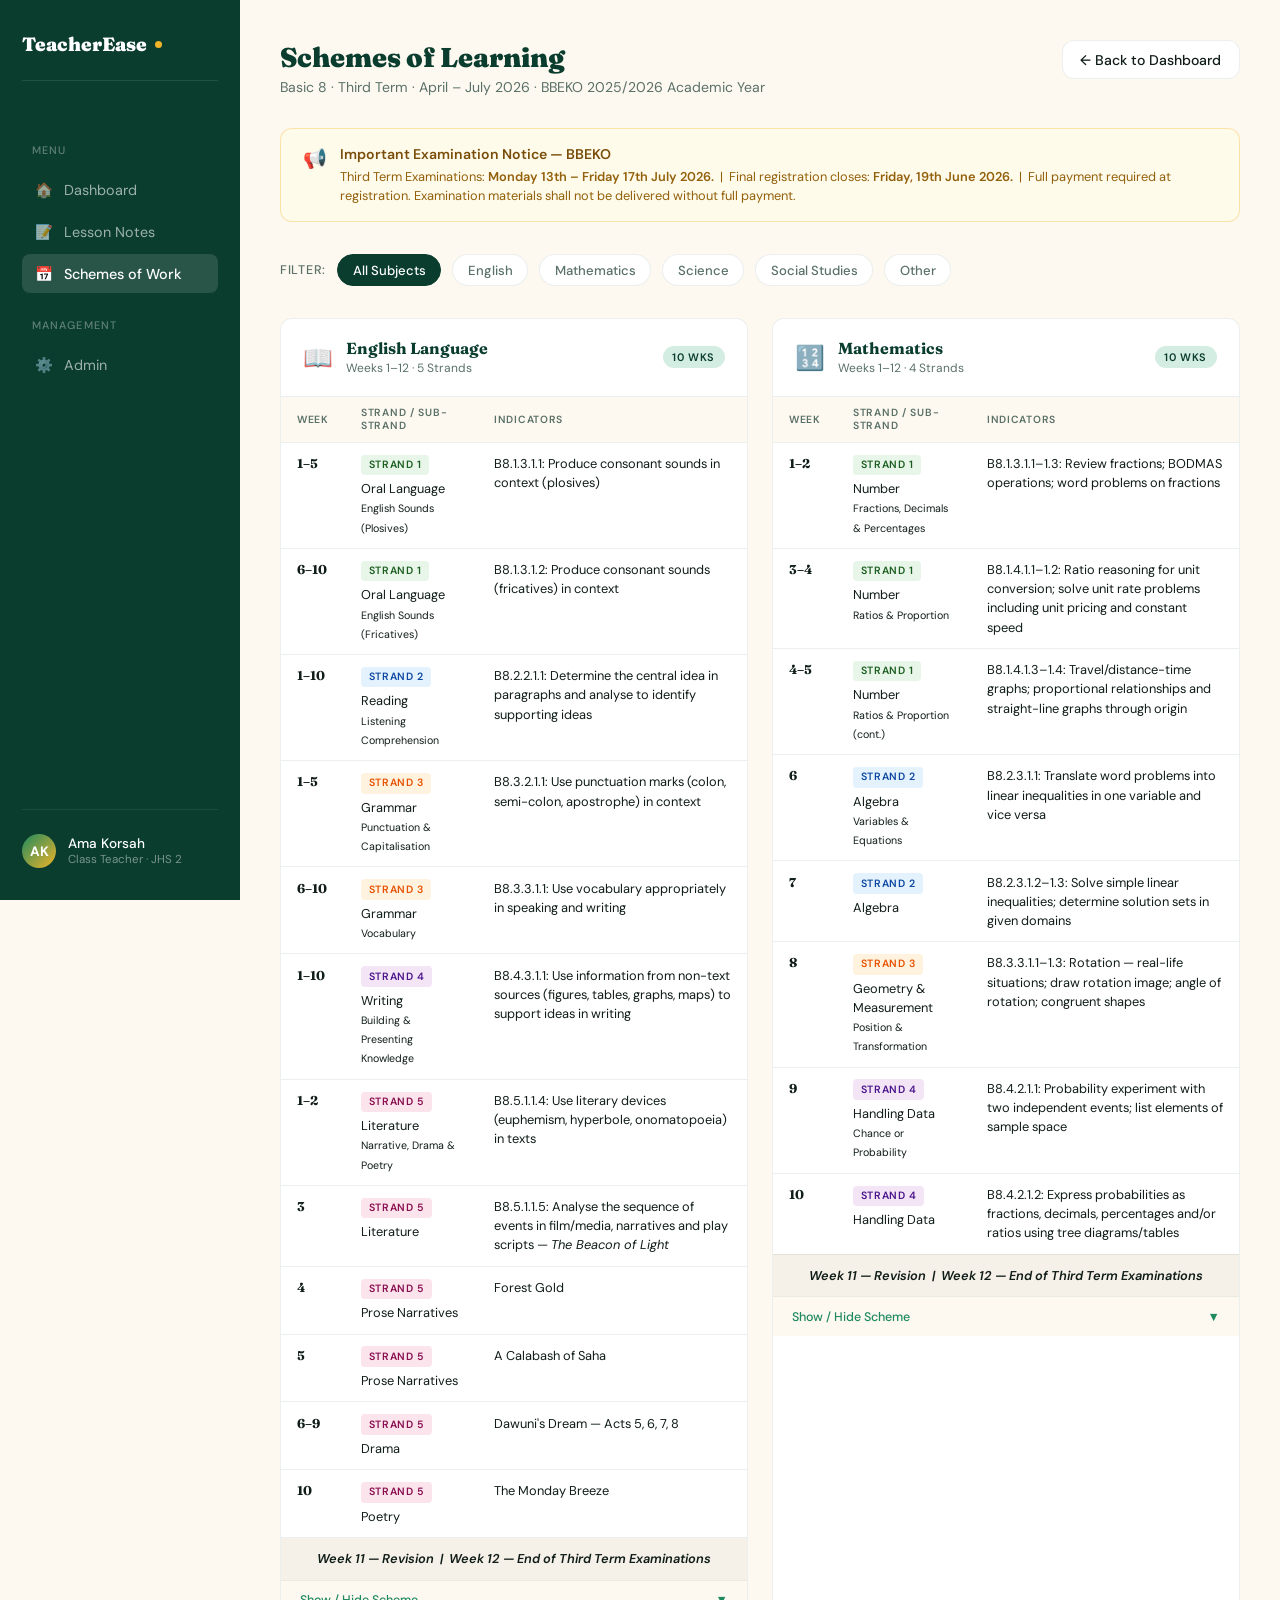
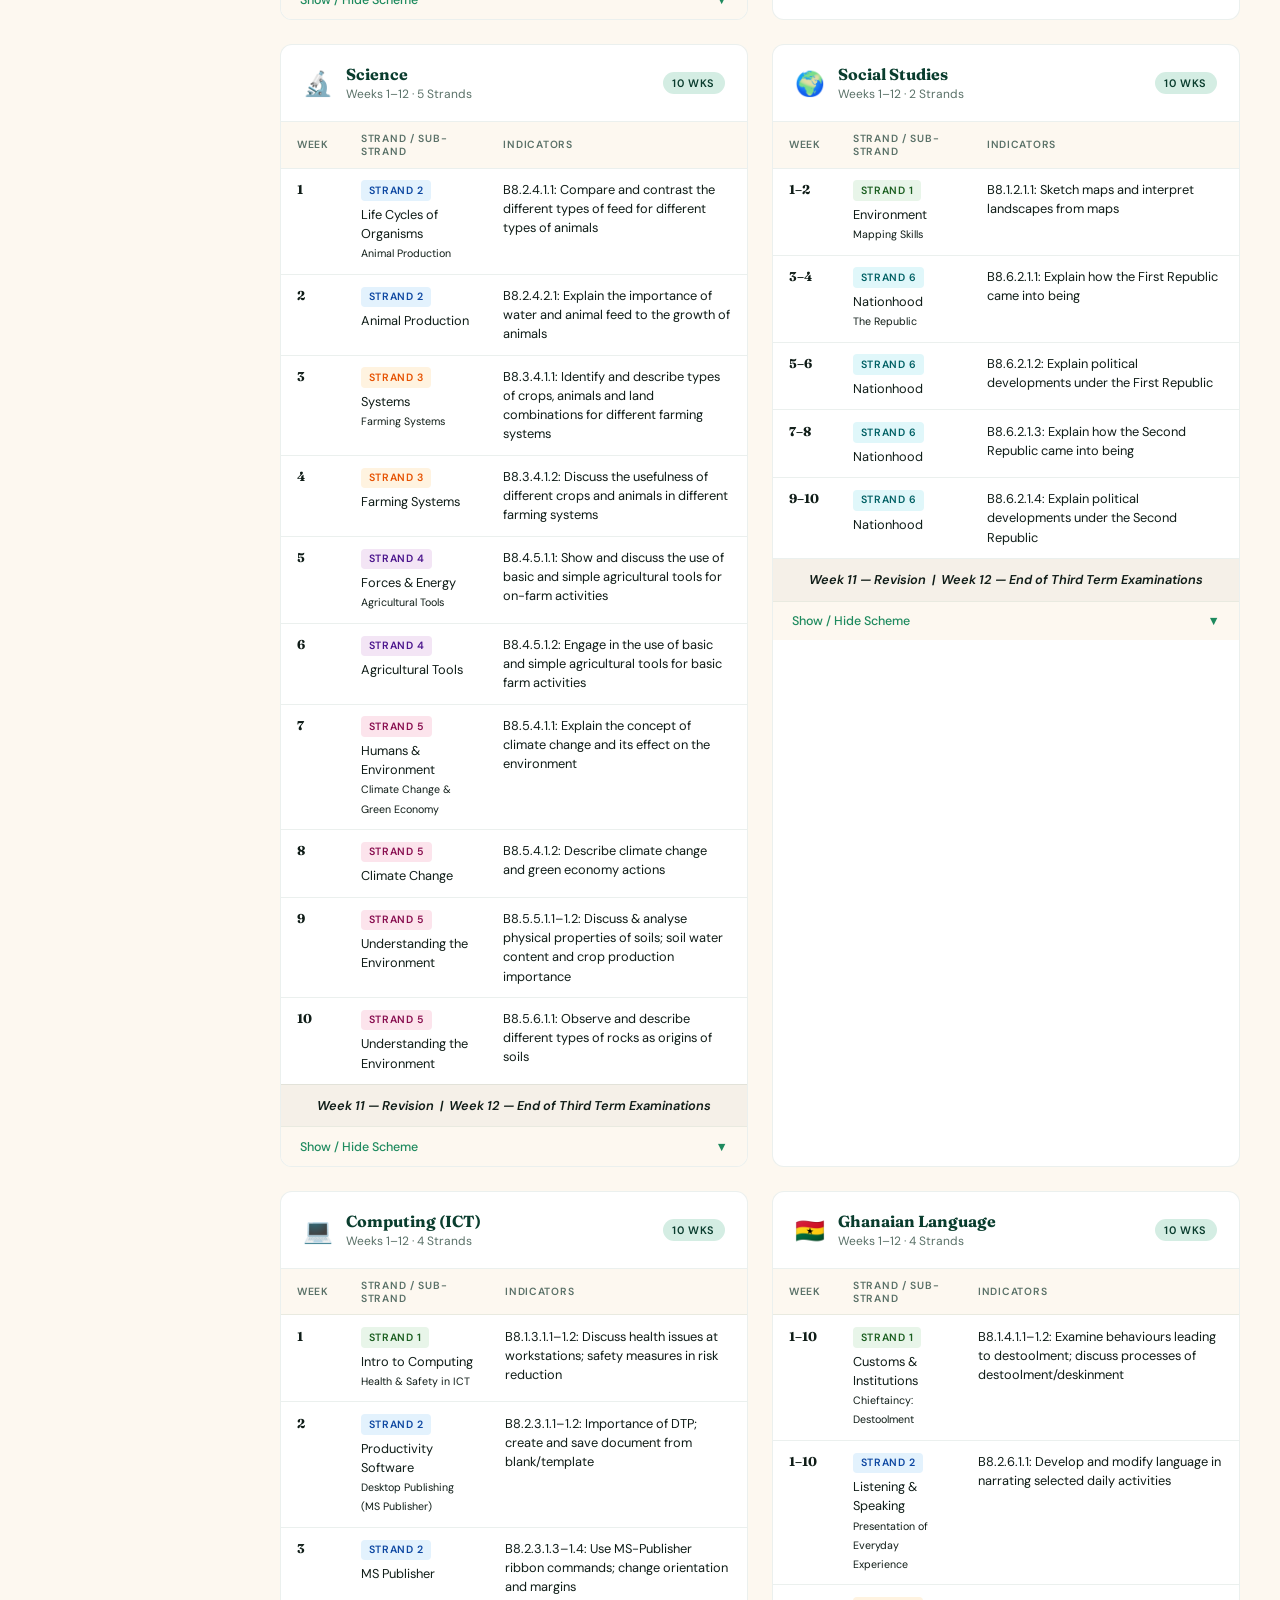
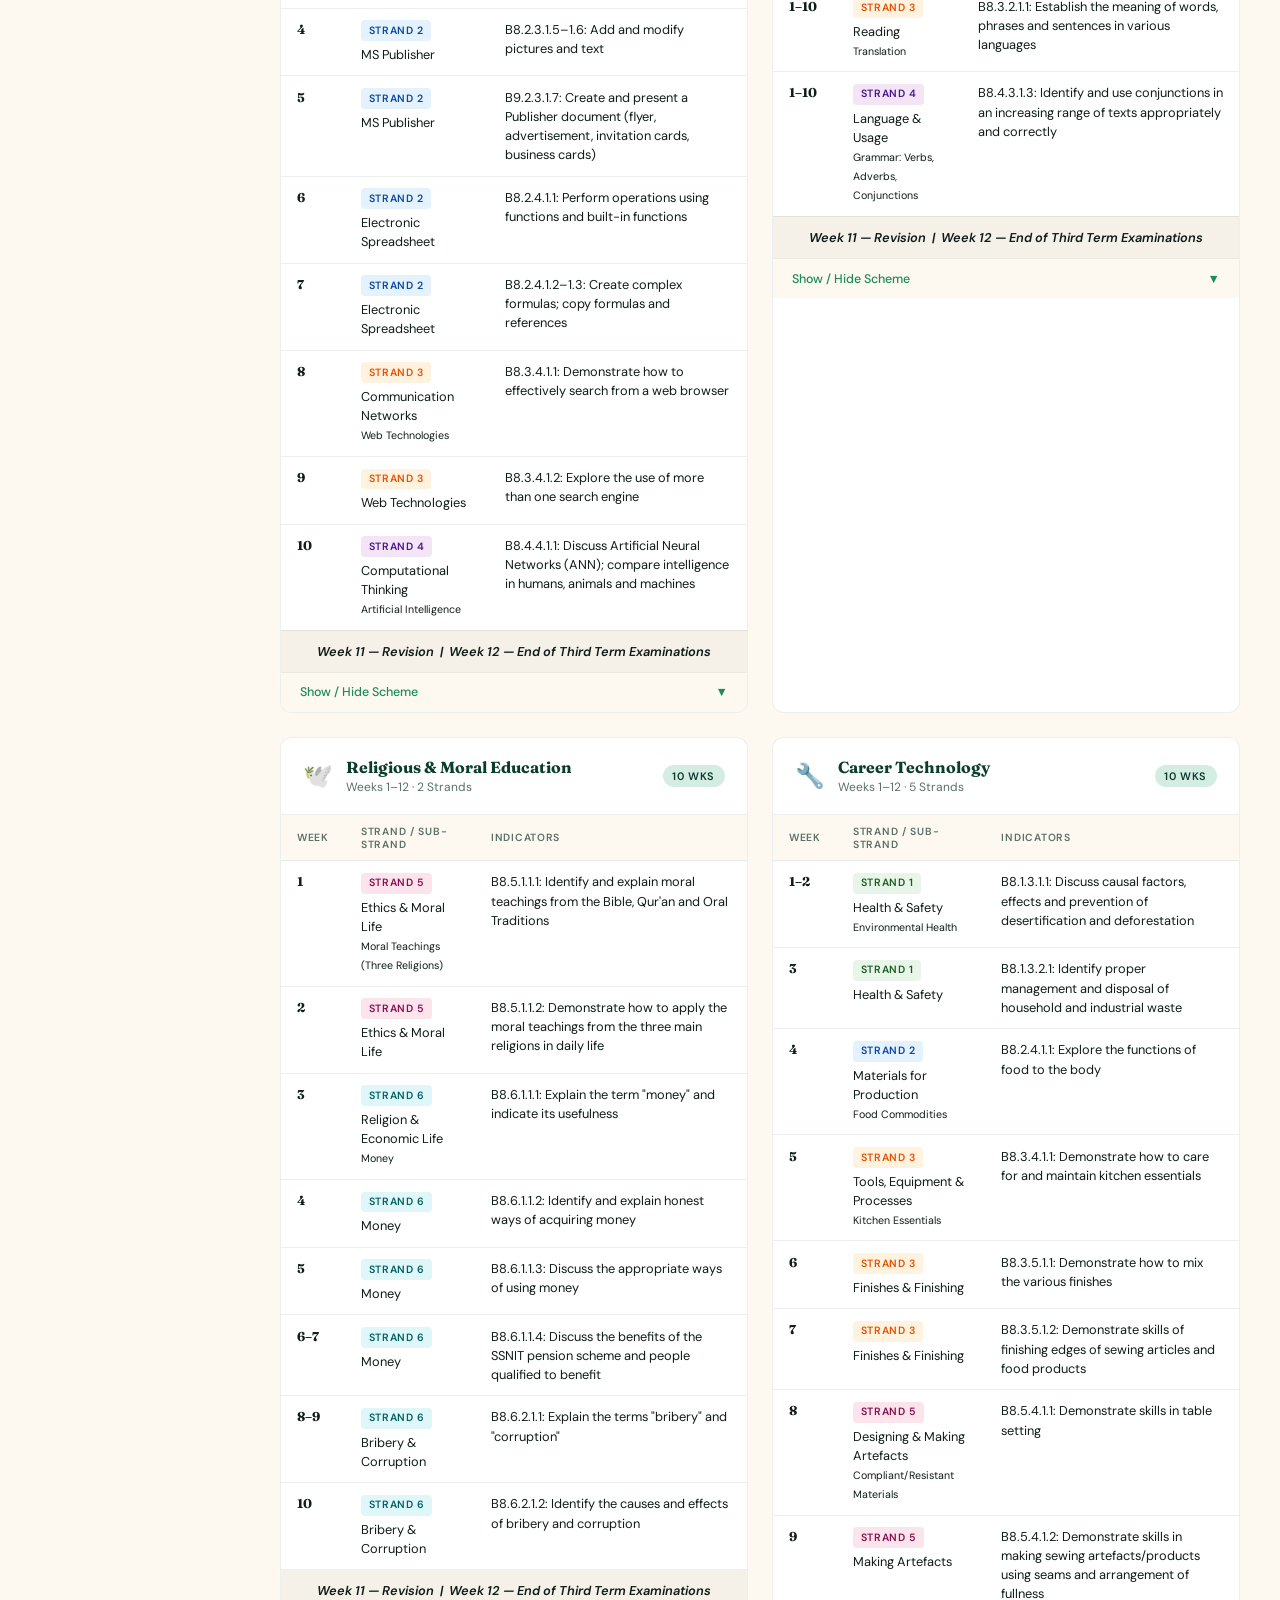
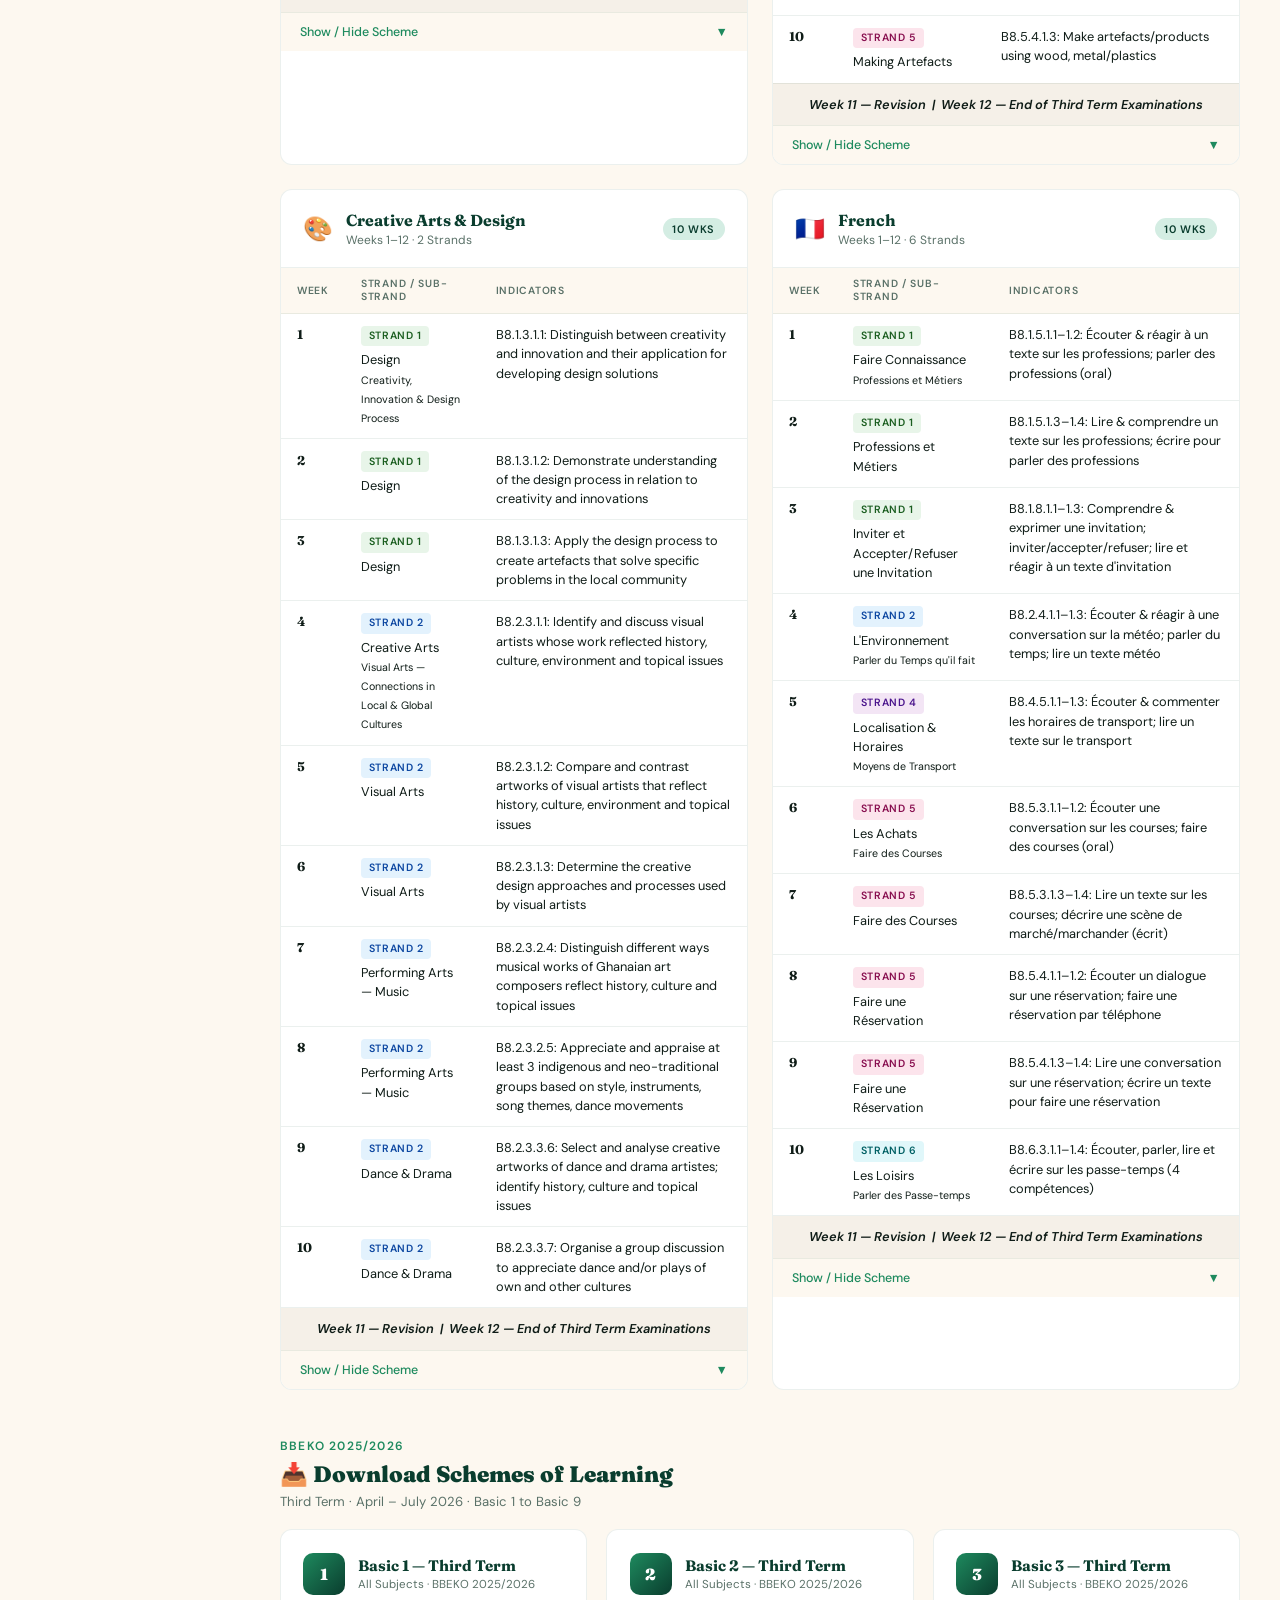
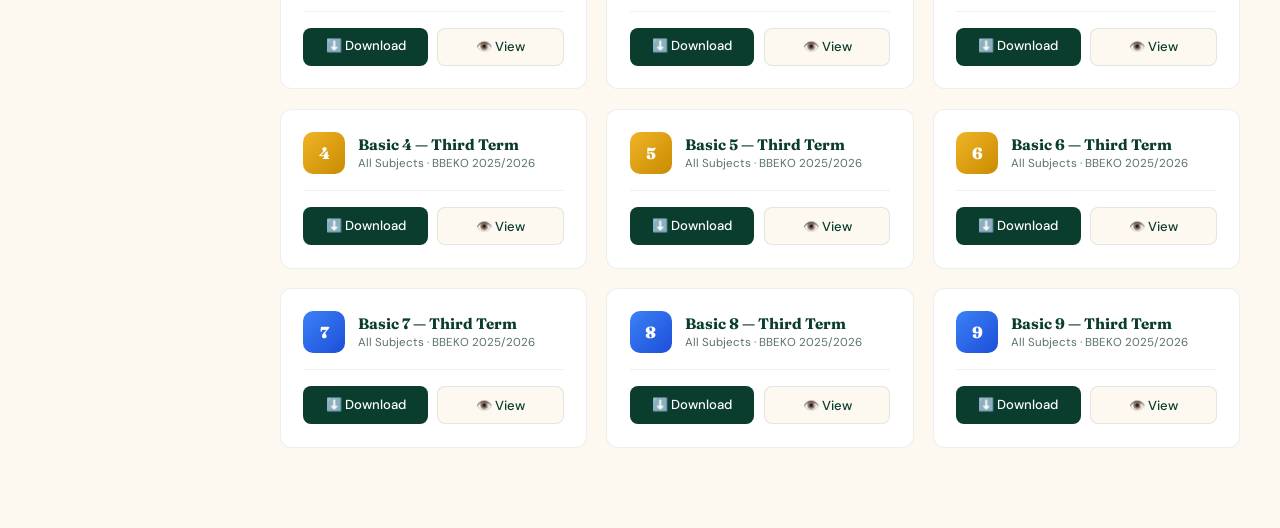
<file: schemes.html>
<!DOCTYPE html>
<html lang="en">
<head>
  <meta charset="UTF-8" />
  <meta name="viewport" content="width=device-width, initial-scale=1.0" />
  <title>Schemes of Learning — TeacherEase Ghana</title>
  <meta name="description" content="Basic 8 Third Term Scheme of Learning — BBEKO 2025/2026 Academic Year" />
  <link rel="preconnect" href="https://fonts.googleapis.com" />
  <link rel="preconnect" href="https://fonts.gstatic.com" crossorigin />
  <link href="https://fonts.googleapis.com/css2?family=Fraunces:ital,wght@0,400;0,600;0,900;1,400&family=DM+Sans:wght@300;400;500&display=swap" rel="stylesheet" />
  <style>
    *, *::before, *::after { box-sizing: border-box; margin: 0; padding: 0; }

    :root {
      --green-dark:   #0a3d2e;
      --green-mid:    #145c42;
      --green-fresh:  #1e8a5e;
      --green-light:  #d4ede3;
      --gold:         #f0b429;
      --gold-bg:      #fffbeb;
      --cream:        #fdf8f0;
      --white:        #ffffff;
      --text-dark:    #0f1c17;
      --text-muted:   #5a7168;
      --border:       rgba(10, 61, 46, 0.08);
      --sidebar-w:    240px;
      --radius:       12px;
    }

    html { scroll-behavior: smooth; }

    body {
      font-family: 'DM Sans', sans-serif;
      background: var(--cream);
      color: var(--text-dark);
      display: flex;
      min-height: 100vh;
      overflow-x: hidden;
    }

    /* ─── SIDEBAR ─── */
    .sidebar {
      width: var(--sidebar-w);
      background: var(--green-dark);
      min-height: 100vh;
      position: fixed;
      top: 0; left: 0;
      display: flex;
      flex-direction: column;
      padding: 2rem 1.4rem;
      z-index: 50;
    }

    .sidebar-logo {
      font-family: 'Fraunces', serif;
      font-weight: 900;
      font-size: 1.2rem;
      color: var(--white);
      text-decoration: none;
      display: flex;
      align-items: center;
      gap: 0.5rem;
      margin-bottom: 2.5rem;
      padding-bottom: 1.5rem;
      border-bottom: 1px solid rgba(255,255,255,0.1);
    }

    .sidebar-logo .dot { width: 7px; height: 7px; background: var(--gold); border-radius: 50%; }

    .sidebar-section-label {
      font-size: 0.68rem;
      font-weight: 500;
      text-transform: uppercase;
      letter-spacing: 0.1em;
      color: rgba(255,255,255,0.35);
      margin-bottom: 0.6rem;
      margin-top: 1.4rem;
      padding: 0 0.6rem;
    }

    .sidebar nav { display: flex; flex-direction: column; gap: 0.2rem; flex: 1; }

    .sidebar nav a {
      display: flex;
      align-items: center;
      gap: 0.7rem;
      text-decoration: none;
      color: rgba(255,255,255,0.6);
      font-size: 0.9rem;
      font-weight: 400;
      padding: 0.65rem 0.8rem;
      border-radius: 8px;
      transition: background 0.2s, color 0.2s;
    }

    .sidebar nav a:hover { background: rgba(255,255,255,0.07); color: var(--white); }
    .sidebar nav a.active { background: rgba(255,255,255,0.12); color: var(--white); font-weight: 500; }

    .sidebar-footer { margin-top: auto; padding-top: 1.5rem; border-top: 1px solid rgba(255,255,255,0.08); }

    .teacher-profile { display: flex; align-items: center; gap: 0.7rem; }

    .avatar {
      width: 34px; height: 34px;
      border-radius: 50%;
      background: linear-gradient(135deg, var(--green-fresh), var(--gold));
      display: flex; align-items: center; justify-content: center;
      font-size: 0.85rem; font-weight: 700; color: var(--white); flex-shrink: 0;
    }

    .teacher-info .name { font-size: 0.85rem; color: var(--white); font-weight: 500; }
    .teacher-info .role { font-size: 0.72rem; color: rgba(255,255,255,0.45); }

    /* ─── MAIN ─── */
    main {
      margin-left: var(--sidebar-w);
      flex: 1;
      padding: 2.5rem 2.5rem 5rem;
      max-width: calc(100vw - var(--sidebar-w));
      animation: fadeIn 0.4s ease;
    }

    @keyframes fadeIn { from { opacity: 0; transform: translateY(10px); } to { opacity: 1; transform: translateY(0); } }

    /* ─── TOP BAR ─── */
    .topbar {
      display: flex;
      align-items: flex-start;
      justify-content: space-between;
      margin-bottom: 2rem;
      flex-wrap: wrap;
      gap: 1rem;
    }

    .topbar h1 { font-family: 'Fraunces', serif; font-size: 1.7rem; font-weight: 900; color: var(--green-dark); }
    .topbar p { font-size: 0.88rem; color: var(--text-muted); margin-top: 0.25rem; }

    .btn-outline {
      display: inline-flex; align-items: center; gap: 0.4rem;
      border: 1px solid var(--border); background: var(--white);
      color: var(--text-dark); padding: 0.6rem 1.1rem;
      border-radius: var(--radius); font-size: 0.88rem; font-weight: 500;
      cursor: pointer; text-decoration: none; transition: background 0.2s;
    }

    .btn-outline:hover { background: var(--cream); }

    /* ─── NOTICE BANNER ─── */
    .notice-banner {
      background: var(--gold-bg);
      border: 1px solid rgba(240,180,41,0.35);
      border-radius: var(--radius);
      padding: 1rem 1.4rem;
      margin-bottom: 2rem;
      display: flex;
      align-items: flex-start;
      gap: 0.8rem;
    }

    .notice-banner .notice-icon { font-size: 1.2rem; flex-shrink: 0; margin-top: 1px; }

    .notice-banner h4 { font-size: 0.88rem; font-weight: 600; color: #7a4e0a; margin-bottom: 0.25rem; }
    .notice-banner p  { font-size: 0.8rem; color: #92600a; line-height: 1.5; }
    .notice-banner strong { font-weight: 600; }

    /* ─── FILTER BAR ─── */
    .filter-bar {
      display: flex;
      align-items: center;
      gap: 0.7rem;
      margin-bottom: 2rem;
      flex-wrap: wrap;
    }

    .filter-label { font-size: 0.78rem; font-weight: 500; color: var(--text-muted); text-transform: uppercase; letter-spacing: 0.06em; }

    .filter-btn {
      padding: 0.4rem 0.9rem;
      border-radius: 100px;
      border: 1px solid var(--border);
      background: var(--white);
      font-size: 0.82rem;
      font-weight: 500;
      color: var(--text-muted);
      cursor: pointer;
      transition: all 0.2s;
      font-family: 'DM Sans', sans-serif;
    }

    .filter-btn:hover, .filter-btn.active {
      background: var(--green-dark);
      color: var(--white);
      border-color: var(--green-dark);
    }

    /* ─── SUBJECT CARDS GRID ─── */
    .subjects-grid {
      display: grid;
      grid-template-columns: repeat(auto-fill, minmax(340px, 1fr));
      gap: 1.5rem;
    }

    /* ─── SUBJECT CARD ─── */
    .subject-card {
      background: var(--white);
      border-radius: var(--radius);
      border: 1px solid var(--border);
      overflow: hidden;
      transition: box-shadow 0.2s, transform 0.2s;
    }

    .subject-card:hover { box-shadow: 0 12px 32px rgba(10,61,46,0.1); transform: translateY(-2px); }

    .subject-card-head {
      display: flex;
      align-items: center;
      gap: 0.8rem;
      padding: 1.2rem 1.4rem;
      border-bottom: 1px solid var(--border);
    }

    .subject-emoji { font-size: 1.5rem; flex-shrink: 0; }

    .subject-card-head h3 { font-family: 'Fraunces', serif; font-size: 1rem; font-weight: 700; color: var(--green-dark); }
    .subject-card-head p  { font-size: 0.75rem; color: var(--text-muted); margin-top: 2px; }

    .subject-badge {
      margin-left: auto;
      font-size: 0.68rem;
      font-weight: 600;
      text-transform: uppercase;
      letter-spacing: 0.06em;
      padding: 0.25rem 0.6rem;
      border-radius: 100px;
      background: var(--green-light);
      color: var(--green-dark);
      flex-shrink: 0;
    }

    /* ─── WEEK TABLE ─── */
    .scheme-table { width: 100%; border-collapse: collapse; }

    .scheme-table thead th {
      font-size: 0.65rem;
      font-weight: 600;
      text-transform: uppercase;
      letter-spacing: 0.07em;
      color: var(--text-muted);
      padding: 0.6rem 1rem;
      background: var(--cream);
      text-align: left;
      border-bottom: 1px solid var(--border);
    }

    .scheme-table tbody tr {
      border-bottom: 1px solid var(--border);
      transition: background 0.15s;
    }

    .scheme-table tbody tr:last-child { border-bottom: none; }
    .scheme-table tbody tr:hover { background: #f8f5ee; }

    .scheme-table td {
      padding: 0.7rem 1rem;
      font-size: 0.8rem;
      vertical-align: top;
      line-height: 1.5;
      color: var(--text-dark);
    }

    .week-num {
      font-family: 'Fraunces', serif;
      font-weight: 700;
      color: var(--green-dark);
      font-size: 0.88rem;
      white-space: nowrap;
    }

    .week-special {
      font-size: 0.75rem;
      font-weight: 600;
      color: var(--text-muted);
      text-align: center;
      padding: 0.5rem 1rem;
      font-style: italic;
      background: #f5f0e8;
    }

    .strand-tag {
      display: inline-block;
      font-size: 0.66rem;
      font-weight: 600;
      text-transform: uppercase;
      letter-spacing: 0.05em;
      padding: 0.15rem 0.5rem;
      border-radius: 4px;
      margin-bottom: 0.25rem;
    }

    .strand-1 { background: #e8f5e9; color: #1b5e20; }
    .strand-2 { background: #e3f2fd; color: #0d47a1; }
    .strand-3 { background: #fff3e0; color: #e65100; }
    .strand-4 { background: #f3e5f5; color: #4a148c; }
    .strand-5 { background: #fce4ec; color: #880e4f; }
    .strand-6 { background: #e0f7fa; color: #006064; }

    .indicator-text { color: var(--text-muted); font-size: 0.77rem; margin-top: 0.15rem; }

    /* ─── COLLAPSE TOGGLE ─── */
    .card-toggle {
      display: flex;
      align-items: center;
      justify-content: space-between;
      padding: 0.7rem 1.2rem;
      background: var(--cream);
      border-top: 1px solid var(--border);
      cursor: pointer;
      font-size: 0.78rem;
      color: var(--green-fresh);
      font-weight: 500;
      user-select: none;
      transition: background 0.15s;
    }

    .card-toggle:hover { background: var(--green-light); }
    .card-toggle .arrow { transition: transform 0.2s; }
    .card-toggle.collapsed .arrow { transform: rotate(-90deg); }

    .scheme-body { overflow: hidden; transition: max-height 0.35s ease; }
    .scheme-body.collapsed { max-height: 0; }

    /* ─── RESPONSIVE ─── */
    @media (max-width: 768px) {
      .sidebar { transform: translateX(-100%); }
      main { margin-left: 0; max-width: 100vw; padding: 1.5rem 1.2rem 4rem; }
      .subjects-grid { grid-template-columns: 1fr; }
    }
  </style>
</head>
<body>

  <!-- SIDEBAR -->
  <aside class="sidebar">
    <a href="index.html" class="sidebar-logo">TeacherEase <span class="dot"></span></a>
    <nav>
      <span class="sidebar-section-label">Menu</span>
      <a href="dashboard.html"><span class="icon">🏠</span> Dashboard</a>
      <a href="lesson-notes.html"><span class="icon">📝</span> Lesson Notes</a>
      <a href="schemes.html" class="active"><span class="icon">📅</span> Schemes of Work</a>
      <span class="sidebar-section-label">Management</span>
      <a href="admin.html"><span class="icon">⚙️</span> Admin</a>
    </nav>
    <div class="sidebar-footer">
      <div class="teacher-profile">
        <div class="avatar">AK</div>
        <div class="teacher-info">
          <div class="name">Ama Korsah</div>
          <div class="role">Class Teacher · JHS 2</div>
        </div>
      </div>
    </div>
  </aside>

  <!-- MAIN -->
  <main>

    <!-- TOP BAR -->
    <div class="topbar">
      <div>
        <h1>Schemes of Learning</h1>
        <p>Basic 8 · Third Term · April – July 2026 · BBEKO 2025/2026 Academic Year</p>
      </div>
      <a href="dashboard.html" class="btn-outline">← Back to Dashboard</a>
    </div>

    <!-- NOTICE BANNER -->
    <div class="notice-banner">
      <span class="notice-icon">📢</span>
      <div>
        <h4>Important Examination Notice — BBEKO</h4>
        <p>Third Term Examinations: <strong>Monday 13th – Friday 17th July 2026.</strong> &nbsp;|&nbsp; Final registration closes: <strong>Friday, 19th June 2026.</strong> &nbsp;|&nbsp; Full payment required at registration. Examination materials shall not be delivered without full payment.</p>
      </div>
    </div>

    <!-- FILTER BAR -->
    <div class="filter-bar">
      <span class="filter-label">Filter:</span>
      <button class="filter-btn active" onclick="filterSubjects('all', this)">All Subjects</button>
      <button class="filter-btn" onclick="filterSubjects('english', this)">English</button>
      <button class="filter-btn" onclick="filterSubjects('maths', this)">Mathematics</button>
      <button class="filter-btn" onclick="filterSubjects('science', this)">Science</button>
      <button class="filter-btn" onclick="filterSubjects('social', this)">Social Studies</button>
      <button class="filter-btn" onclick="filterSubjects('other', this)">Other</button>
    </div>

    <!-- SUBJECTS GRID -->
    <div class="subjects-grid" id="subjectsGrid">

      <!-- ── ENGLISH LANGUAGE ── -->
      <div class="subject-card" data-group="english">
        <div class="subject-card-head">
          <span class="subject-emoji">📖</span>
          <div><h3>English Language</h3><p>Weeks 1–12 · 5 Strands</p></div>
          <span class="subject-badge">10 Wks</span>
        </div>
        <div class="scheme-body" id="body-eng">
          <table class="scheme-table">
            <thead><tr><th>Week</th><th>Strand / Sub-Strand</th><th>Indicators</th></tr></thead>
            <tbody>
              <tr><td class="week-num">1–5</td><td><span class="strand-tag strand-1">Strand 1</span><br>Oral Language<br><small>English Sounds (Plosives)</small></td><td class="indicator-text">B8.1.3.1.1: Produce consonant sounds in context (plosives)</td></tr>
              <tr><td class="week-num">6–10</td><td><span class="strand-tag strand-1">Strand 1</span><br>Oral Language<br><small>English Sounds (Fricatives)</small></td><td class="indicator-text">B8.1.3.1.2: Produce consonant sounds (fricatives) in context</td></tr>
              <tr><td class="week-num">1–10</td><td><span class="strand-tag strand-2">Strand 2</span><br>Reading<br><small>Listening Comprehension</small></td><td class="indicator-text">B8.2.2.1.1: Determine the central idea in paragraphs and analyse to identify supporting ideas</td></tr>
              <tr><td class="week-num">1–5</td><td><span class="strand-tag strand-3">Strand 3</span><br>Grammar<br><small>Punctuation & Capitalisation</small></td><td class="indicator-text">B8.3.2.1.1: Use punctuation marks (colon, semi-colon, apostrophe) in context</td></tr>
              <tr><td class="week-num">6–10</td><td><span class="strand-tag strand-3">Strand 3</span><br>Grammar<br><small>Vocabulary</small></td><td class="indicator-text">B8.3.3.1.1: Use vocabulary appropriately in speaking and writing</td></tr>
              <tr><td class="week-num">1–10</td><td><span class="strand-tag strand-4">Strand 4</span><br>Writing<br><small>Building & Presenting Knowledge</small></td><td class="indicator-text">B8.4.3.1.1: Use information from non-text sources (figures, tables, graphs, maps) to support ideas in writing</td></tr>
              <tr><td class="week-num">1–2</td><td><span class="strand-tag strand-5">Strand 5</span><br>Literature<br><small>Narrative, Drama & Poetry</small></td><td class="indicator-text">B8.5.1.1.4: Use literary devices (euphemism, hyperbole, onomatopoeia) in texts</td></tr>
              <tr><td class="week-num">3</td><td><span class="strand-tag strand-5">Strand 5</span><br>Literature</td><td class="indicator-text">B8.5.1.1.5: Analyse the sequence of events in film/media, narratives and play scripts — <em>The Beacon of Light</em></td></tr>
              <tr><td class="week-num">4</td><td><span class="strand-tag strand-5">Strand 5</span><br>Prose Narratives</td><td class="indicator-text">Forest Gold</td></tr>
              <tr><td class="week-num">5</td><td><span class="strand-tag strand-5">Strand 5</span><br>Prose Narratives</td><td class="indicator-text">A Calabash of Saha</td></tr>
              <tr><td class="week-num">6–9</td><td><span class="strand-tag strand-5">Strand 5</span><br>Drama</td><td class="indicator-text">Dawuni's Dream — Acts 5, 6, 7, 8</td></tr>
              <tr><td class="week-num">10</td><td><span class="strand-tag strand-5">Strand 5</span><br>Poetry</td><td class="indicator-text">The Monday Breeze</td></tr>
              <tr><td colspan="3" class="week-special">Week 11 — Revision &nbsp;|&nbsp; Week 12 — End of Third Term Examinations</td></tr>
            </tbody>
          </table>
        </div>
        <div class="card-toggle" onclick="toggleCard('body-eng', this)">
          <span>Show / Hide Scheme</span><span class="arrow">▼</span>
        </div>
      </div>

      <!-- ── MATHEMATICS ── -->
      <div class="subject-card" data-group="maths">
        <div class="subject-card-head">
          <span class="subject-emoji">🔢</span>
          <div><h3>Mathematics</h3><p>Weeks 1–12 · 4 Strands</p></div>
          <span class="subject-badge">10 Wks</span>
        </div>
        <div class="scheme-body" id="body-maths">
          <table class="scheme-table">
            <thead><tr><th>Week</th><th>Strand / Sub-Strand</th><th>Indicators</th></tr></thead>
            <tbody>
              <tr><td class="week-num">1–2</td><td><span class="strand-tag strand-1">Strand 1</span><br>Number<br><small>Fractions, Decimals & Percentages</small></td><td class="indicator-text">B8.1.3.1.1–1.3: Review fractions; BODMAS operations; word problems on fractions</td></tr>
              <tr><td class="week-num">3–4</td><td><span class="strand-tag strand-1">Strand 1</span><br>Number<br><small>Ratios & Proportion</small></td><td class="indicator-text">B8.1.4.1.1–1.2: Ratio reasoning for unit conversion; solve unit rate problems including unit pricing and constant speed</td></tr>
              <tr><td class="week-num">4–5</td><td><span class="strand-tag strand-1">Strand 1</span><br>Number<br><small>Ratios & Proportion (cont.)</small></td><td class="indicator-text">B8.1.4.1.3–1.4: Travel/distance-time graphs; proportional relationships and straight-line graphs through origin</td></tr>
              <tr><td class="week-num">6</td><td><span class="strand-tag strand-2">Strand 2</span><br>Algebra<br><small>Variables & Equations</small></td><td class="indicator-text">B8.2.3.1.1: Translate word problems into linear inequalities in one variable and vice versa</td></tr>
              <tr><td class="week-num">7</td><td><span class="strand-tag strand-2">Strand 2</span><br>Algebra</td><td class="indicator-text">B8.2.3.1.2–1.3: Solve simple linear inequalities; determine solution sets in given domains</td></tr>
              <tr><td class="week-num">8</td><td><span class="strand-tag strand-3">Strand 3</span><br>Geometry & Measurement<br><small>Position & Transformation</small></td><td class="indicator-text">B8.3.3.1.1–1.3: Rotation — real-life situations; draw rotation image; angle of rotation; congruent shapes</td></tr>
              <tr><td class="week-num">9</td><td><span class="strand-tag strand-4">Strand 4</span><br>Handling Data<br><small>Chance or Probability</small></td><td class="indicator-text">B8.4.2.1.1: Probability experiment with two independent events; list elements of sample space</td></tr>
              <tr><td class="week-num">10</td><td><span class="strand-tag strand-4">Strand 4</span><br>Handling Data</td><td class="indicator-text">B8.4.2.1.2: Express probabilities as fractions, decimals, percentages and/or ratios using tree diagrams/tables</td></tr>
              <tr><td colspan="3" class="week-special">Week 11 — Revision &nbsp;|&nbsp; Week 12 — End of Third Term Examinations</td></tr>
            </tbody>
          </table>
        </div>
        <div class="card-toggle" onclick="toggleCard('body-maths', this)">
          <span>Show / Hide Scheme</span><span class="arrow">▼</span>
        </div>
      </div>

      <!-- ── SCIENCE ── -->
      <div class="subject-card" data-group="science">
        <div class="subject-card-head">
          <span class="subject-emoji">🔬</span>
          <div><h3>Science</h3><p>Weeks 1–12 · 5 Strands</p></div>
          <span class="subject-badge">10 Wks</span>
        </div>
        <div class="scheme-body" id="body-sci">
          <table class="scheme-table">
            <thead><tr><th>Week</th><th>Strand / Sub-Strand</th><th>Indicators</th></tr></thead>
            <tbody>
              <tr><td class="week-num">1</td><td><span class="strand-tag strand-2">Strand 2</span><br>Life Cycles of Organisms<br><small>Animal Production</small></td><td class="indicator-text">B8.2.4.1.1: Compare and contrast the different types of feed for different types of animals</td></tr>
              <tr><td class="week-num">2</td><td><span class="strand-tag strand-2">Strand 2</span><br>Animal Production</td><td class="indicator-text">B8.2.4.2.1: Explain the importance of water and animal feed to the growth of animals</td></tr>
              <tr><td class="week-num">3</td><td><span class="strand-tag strand-3">Strand 3</span><br>Systems<br><small>Farming Systems</small></td><td class="indicator-text">B8.3.4.1.1: Identify and describe types of crops, animals and land combinations for different farming systems</td></tr>
              <tr><td class="week-num">4</td><td><span class="strand-tag strand-3">Strand 3</span><br>Farming Systems</td><td class="indicator-text">B8.3.4.1.2: Discuss the usefulness of different crops and animals in different farming systems</td></tr>
              <tr><td class="week-num">5</td><td><span class="strand-tag strand-4">Strand 4</span><br>Forces & Energy<br><small>Agricultural Tools</small></td><td class="indicator-text">B8.4.5.1.1: Show and discuss the use of basic and simple agricultural tools for on-farm activities</td></tr>
              <tr><td class="week-num">6</td><td><span class="strand-tag strand-4">Strand 4</span><br>Agricultural Tools</td><td class="indicator-text">B8.4.5.1.2: Engage in the use of basic and simple agricultural tools for basic farm activities</td></tr>
              <tr><td class="week-num">7</td><td><span class="strand-tag strand-5">Strand 5</span><br>Humans & Environment<br><small>Climate Change & Green Economy</small></td><td class="indicator-text">B8.5.4.1.1: Explain the concept of climate change and its effect on the environment</td></tr>
              <tr><td class="week-num">8</td><td><span class="strand-tag strand-5">Strand 5</span><br>Climate Change</td><td class="indicator-text">B8.5.4.1.2: Describe climate change and green economy actions</td></tr>
              <tr><td class="week-num">9</td><td><span class="strand-tag strand-5">Strand 5</span><br>Understanding the Environment</td><td class="indicator-text">B8.5.5.1.1–1.2: Discuss & analyse physical properties of soils; soil water content and crop production importance</td></tr>
              <tr><td class="week-num">10</td><td><span class="strand-tag strand-5">Strand 5</span><br>Understanding the Environment</td><td class="indicator-text">B8.5.6.1.1: Observe and describe different types of rocks as origins of soils</td></tr>
              <tr><td colspan="3" class="week-special">Week 11 — Revision &nbsp;|&nbsp; Week 12 — End of Third Term Examinations</td></tr>
            </tbody>
          </table>
        </div>
        <div class="card-toggle" onclick="toggleCard('body-sci', this)">
          <span>Show / Hide Scheme</span><span class="arrow">▼</span>
        </div>
      </div>

      <!-- ── SOCIAL STUDIES ── -->
      <div class="subject-card" data-group="social">
        <div class="subject-card-head">
          <span class="subject-emoji">🌍</span>
          <div><h3>Social Studies</h3><p>Weeks 1–12 · 2 Strands</p></div>
          <span class="subject-badge">10 Wks</span>
        </div>
        <div class="scheme-body" id="body-soc">
          <table class="scheme-table">
            <thead><tr><th>Week</th><th>Strand / Sub-Strand</th><th>Indicators</th></tr></thead>
            <tbody>
              <tr><td class="week-num">1–2</td><td><span class="strand-tag strand-1">Strand 1</span><br>Environment<br><small>Mapping Skills</small></td><td class="indicator-text">B8.1.2.1.1: Sketch maps and interpret landscapes from maps</td></tr>
              <tr><td class="week-num">3–4</td><td><span class="strand-tag strand-6">Strand 6</span><br>Nationhood<br><small>The Republic</small></td><td class="indicator-text">B8.6.2.1.1: Explain how the First Republic came into being</td></tr>
              <tr><td class="week-num">5–6</td><td><span class="strand-tag strand-6">Strand 6</span><br>Nationhood</td><td class="indicator-text">B8.6.2.1.2: Explain political developments under the First Republic</td></tr>
              <tr><td class="week-num">7–8</td><td><span class="strand-tag strand-6">Strand 6</span><br>Nationhood</td><td class="indicator-text">B8.6.2.1.3: Explain how the Second Republic came into being</td></tr>
              <tr><td class="week-num">9–10</td><td><span class="strand-tag strand-6">Strand 6</span><br>Nationhood</td><td class="indicator-text">B8.6.2.1.4: Explain political developments under the Second Republic</td></tr>
              <tr><td colspan="3" class="week-special">Week 11 — Revision &nbsp;|&nbsp; Week 12 — End of Third Term Examinations</td></tr>
            </tbody>
          </table>
        </div>
        <div class="card-toggle" onclick="toggleCard('body-soc', this)">
          <span>Show / Hide Scheme</span><span class="arrow">▼</span>
        </div>
      </div>

      <!-- ── COMPUTING ── -->
      <div class="subject-card" data-group="other">
        <div class="subject-card-head">
          <span class="subject-emoji">💻</span>
          <div><h3>Computing (ICT)</h3><p>Weeks 1–12 · 4 Strands</p></div>
          <span class="subject-badge">10 Wks</span>
        </div>
        <div class="scheme-body" id="body-ict">
          <table class="scheme-table">
            <thead><tr><th>Week</th><th>Strand / Sub-Strand</th><th>Indicators</th></tr></thead>
            <tbody>
              <tr><td class="week-num">1</td><td><span class="strand-tag strand-1">Strand 1</span><br>Intro to Computing<br><small>Health & Safety in ICT</small></td><td class="indicator-text">B8.1.3.1.1–1.2: Discuss health issues at workstations; safety measures in risk reduction</td></tr>
              <tr><td class="week-num">2</td><td><span class="strand-tag strand-2">Strand 2</span><br>Productivity Software<br><small>Desktop Publishing (MS Publisher)</small></td><td class="indicator-text">B8.2.3.1.1–1.2: Importance of DTP; create and save document from blank/template</td></tr>
              <tr><td class="week-num">3</td><td><span class="strand-tag strand-2">Strand 2</span><br>MS Publisher</td><td class="indicator-text">B8.2.3.1.3–1.4: Use MS-Publisher ribbon commands; change orientation and margins</td></tr>
              <tr><td class="week-num">4</td><td><span class="strand-tag strand-2">Strand 2</span><br>MS Publisher</td><td class="indicator-text">B8.2.3.1.5–1.6: Add and modify pictures and text</td></tr>
              <tr><td class="week-num">5</td><td><span class="strand-tag strand-2">Strand 2</span><br>MS Publisher</td><td class="indicator-text">B9.2.3.1.7: Create and present a Publisher document (flyer, advertisement, invitation cards, business cards)</td></tr>
              <tr><td class="week-num">6</td><td><span class="strand-tag strand-2">Strand 2</span><br>Electronic Spreadsheet</td><td class="indicator-text">B8.2.4.1.1: Perform operations using functions and built-in functions</td></tr>
              <tr><td class="week-num">7</td><td><span class="strand-tag strand-2">Strand 2</span><br>Electronic Spreadsheet</td><td class="indicator-text">B8.2.4.1.2–1.3: Create complex formulas; copy formulas and references</td></tr>
              <tr><td class="week-num">8</td><td><span class="strand-tag strand-3">Strand 3</span><br>Communication Networks<br><small>Web Technologies</small></td><td class="indicator-text">B8.3.4.1.1: Demonstrate how to effectively search from a web browser</td></tr>
              <tr><td class="week-num">9</td><td><span class="strand-tag strand-3">Strand 3</span><br>Web Technologies</td><td class="indicator-text">B8.3.4.1.2: Explore the use of more than one search engine</td></tr>
              <tr><td class="week-num">10</td><td><span class="strand-tag strand-4">Strand 4</span><br>Computational Thinking<br><small>Artificial Intelligence</small></td><td class="indicator-text">B8.4.4.1.1: Discuss Artificial Neural Networks (ANN); compare intelligence in humans, animals and machines</td></tr>
              <tr><td colspan="3" class="week-special">Week 11 — Revision &nbsp;|&nbsp; Week 12 — End of Third Term Examinations</td></tr>
            </tbody>
          </table>
        </div>
        <div class="card-toggle" onclick="toggleCard('body-ict', this)">
          <span>Show / Hide Scheme</span><span class="arrow">▼</span>
        </div>
      </div>

      <!-- ── GHANAIAN LANGUAGE ── -->
      <div class="subject-card" data-group="other">
        <div class="subject-card-head">
          <span class="subject-emoji">🇬🇭</span>
          <div><h3>Ghanaian Language</h3><p>Weeks 1–12 · 4 Strands</p></div>
          <span class="subject-badge">10 Wks</span>
        </div>
        <div class="scheme-body" id="body-ghl">
          <table class="scheme-table">
            <thead><tr><th>Week</th><th>Strand / Sub-Strand</th><th>Indicators</th></tr></thead>
            <tbody>
              <tr><td class="week-num">1–10</td><td><span class="strand-tag strand-1">Strand 1</span><br>Customs & Institutions<br><small>Chieftaincy: Destoolment</small></td><td class="indicator-text">B8.1.4.1.1–1.2: Examine behaviours leading to destoolment; discuss processes of destoolment/deskinment</td></tr>
              <tr><td class="week-num">1–10</td><td><span class="strand-tag strand-2">Strand 2</span><br>Listening & Speaking<br><small>Presentation of Everyday Experience</small></td><td class="indicator-text">B8.2.6.1.1: Develop and modify language in narrating selected daily activities</td></tr>
              <tr><td class="week-num">1–10</td><td><span class="strand-tag strand-3">Strand 3</span><br>Reading<br><small>Translation</small></td><td class="indicator-text">B8.3.2.1.1: Establish the meaning of words, phrases and sentences in various languages</td></tr>
              <tr><td class="week-num">1–10</td><td><span class="strand-tag strand-4">Strand 4</span><br>Language & Usage<br><small>Grammar: Verbs, Adverbs, Conjunctions</small></td><td class="indicator-text">B8.4.3.1.3: Identify and use conjunctions in an increasing range of texts appropriately and correctly</td></tr>
              <tr><td colspan="3" class="week-special">Week 11 — Revision &nbsp;|&nbsp; Week 12 — End of Third Term Examinations</td></tr>
            </tbody>
          </table>
        </div>
        <div class="card-toggle" onclick="toggleCard('body-ghl', this)">
          <span>Show / Hide Scheme</span><span class="arrow">▼</span>
        </div>
      </div>

      <!-- ── RME ── -->
      <div class="subject-card" data-group="other">
        <div class="subject-card-head">
          <span class="subject-emoji">🕊️</span>
          <div><h3>Religious & Moral Education</h3><p>Weeks 1–12 · 2 Strands</p></div>
          <span class="subject-badge">10 Wks</span>
        </div>
        <div class="scheme-body" id="body-rme">
          <table class="scheme-table">
            <thead><tr><th>Week</th><th>Strand / Sub-Strand</th><th>Indicators</th></tr></thead>
            <tbody>
              <tr><td class="week-num">1</td><td><span class="strand-tag strand-5">Strand 5</span><br>Ethics & Moral Life<br><small>Moral Teachings (Three Religions)</small></td><td class="indicator-text">B8.5.1.1.1: Identify and explain moral teachings from the Bible, Qur'an and Oral Traditions</td></tr>
              <tr><td class="week-num">2</td><td><span class="strand-tag strand-5">Strand 5</span><br>Ethics & Moral Life</td><td class="indicator-text">B8.5.1.1.2: Demonstrate how to apply the moral teachings from the three main religions in daily life</td></tr>
              <tr><td class="week-num">3</td><td><span class="strand-tag strand-6">Strand 6</span><br>Religion & Economic Life<br><small>Money</small></td><td class="indicator-text">B8.6.1.1.1: Explain the term "money" and indicate its usefulness</td></tr>
              <tr><td class="week-num">4</td><td><span class="strand-tag strand-6">Strand 6</span><br>Money</td><td class="indicator-text">B8.6.1.1.2: Identify and explain honest ways of acquiring money</td></tr>
              <tr><td class="week-num">5</td><td><span class="strand-tag strand-6">Strand 6</span><br>Money</td><td class="indicator-text">B8.6.1.1.3: Discuss the appropriate ways of using money</td></tr>
              <tr><td class="week-num">6–7</td><td><span class="strand-tag strand-6">Strand 6</span><br>Money</td><td class="indicator-text">B8.6.1.1.4: Discuss the benefits of the SSNIT pension scheme and people qualified to benefit</td></tr>
              <tr><td class="week-num">8–9</td><td><span class="strand-tag strand-6">Strand 6</span><br>Bribery & Corruption</td><td class="indicator-text">B8.6.2.1.1: Explain the terms "bribery" and "corruption"</td></tr>
              <tr><td class="week-num">10</td><td><span class="strand-tag strand-6">Strand 6</span><br>Bribery & Corruption</td><td class="indicator-text">B8.6.2.1.2: Identify the causes and effects of bribery and corruption</td></tr>
              <tr><td colspan="3" class="week-special">Week 11 — Revision &nbsp;|&nbsp; Week 12 — End of Third Term Examinations</td></tr>
            </tbody>
          </table>
        </div>
        <div class="card-toggle" onclick="toggleCard('body-rme', this)">
          <span>Show / Hide Scheme</span><span class="arrow">▼</span>
        </div>
      </div>

      <!-- ── CAREER TECHNOLOGY ── -->
      <div class="subject-card" data-group="other">
        <div class="subject-card-head">
          <span class="subject-emoji">🔧</span>
          <div><h3>Career Technology</h3><p>Weeks 1–12 · 5 Strands</p></div>
          <span class="subject-badge">10 Wks</span>
        </div>
        <div class="scheme-body" id="body-ct">
          <table class="scheme-table">
            <thead><tr><th>Week</th><th>Strand / Sub-Strand</th><th>Indicators</th></tr></thead>
            <tbody>
              <tr><td class="week-num">1–2</td><td><span class="strand-tag strand-1">Strand 1</span><br>Health & Safety<br><small>Environmental Health</small></td><td class="indicator-text">B8.1.3.1.1: Discuss causal factors, effects and prevention of desertification and deforestation</td></tr>
              <tr><td class="week-num">3</td><td><span class="strand-tag strand-1">Strand 1</span><br>Health & Safety</td><td class="indicator-text">B8.1.3.2.1: Identify proper management and disposal of household and industrial waste</td></tr>
              <tr><td class="week-num">4</td><td><span class="strand-tag strand-2">Strand 2</span><br>Materials for Production<br><small>Food Commodities</small></td><td class="indicator-text">B8.2.4.1.1: Explore the functions of food to the body</td></tr>
              <tr><td class="week-num">5</td><td><span class="strand-tag strand-3">Strand 3</span><br>Tools, Equipment & Processes<br><small>Kitchen Essentials</small></td><td class="indicator-text">B8.3.4.1.1: Demonstrate how to care for and maintain kitchen essentials</td></tr>
              <tr><td class="week-num">6</td><td><span class="strand-tag strand-3">Strand 3</span><br>Finishes & Finishing</td><td class="indicator-text">B8.3.5.1.1: Demonstrate how to mix the various finishes</td></tr>
              <tr><td class="week-num">7</td><td><span class="strand-tag strand-3">Strand 3</span><br>Finishes & Finishing</td><td class="indicator-text">B8.3.5.1.2: Demonstrate skills of finishing edges of sewing articles and food products</td></tr>
              <tr><td class="week-num">8</td><td><span class="strand-tag strand-5">Strand 5</span><br>Designing & Making Artefacts<br><small>Compliant/Resistant Materials</small></td><td class="indicator-text">B8.5.4.1.1: Demonstrate skills in table setting</td></tr>
              <tr><td class="week-num">9</td><td><span class="strand-tag strand-5">Strand 5</span><br>Making Artefacts</td><td class="indicator-text">B8.5.4.1.2: Demonstrate skills in making sewing artefacts/products using seams and arrangement of fullness</td></tr>
              <tr><td class="week-num">10</td><td><span class="strand-tag strand-5">Strand 5</span><br>Making Artefacts</td><td class="indicator-text">B8.5.4.1.3: Make artefacts/products using wood, metal/plastics</td></tr>
              <tr><td colspan="3" class="week-special">Week 11 — Revision &nbsp;|&nbsp; Week 12 — End of Third Term Examinations</td></tr>
            </tbody>
          </table>
        </div>
        <div class="card-toggle" onclick="toggleCard('body-ct', this)">
          <span>Show / Hide Scheme</span><span class="arrow">▼</span>
        </div>
      </div>

      <!-- ── CREATIVE ARTS & DESIGN ── -->
      <div class="subject-card" data-group="other">
        <div class="subject-card-head">
          <span class="subject-emoji">🎨</span>
          <div><h3>Creative Arts & Design</h3><p>Weeks 1–12 · 2 Strands</p></div>
          <span class="subject-badge">10 Wks</span>
        </div>
        <div class="scheme-body" id="body-cad">
          <table class="scheme-table">
            <thead><tr><th>Week</th><th>Strand / Sub-Strand</th><th>Indicators</th></tr></thead>
            <tbody>
              <tr><td class="week-num">1</td><td><span class="strand-tag strand-1">Strand 1</span><br>Design<br><small>Creativity, Innovation & Design Process</small></td><td class="indicator-text">B8.1.3.1.1: Distinguish between creativity and innovation and their application for developing design solutions</td></tr>
              <tr><td class="week-num">2</td><td><span class="strand-tag strand-1">Strand 1</span><br>Design</td><td class="indicator-text">B8.1.3.1.2: Demonstrate understanding of the design process in relation to creativity and innovations</td></tr>
              <tr><td class="week-num">3</td><td><span class="strand-tag strand-1">Strand 1</span><br>Design</td><td class="indicator-text">B8.1.3.1.3: Apply the design process to create artefacts that solve specific problems in the local community</td></tr>
              <tr><td class="week-num">4</td><td><span class="strand-tag strand-2">Strand 2</span><br>Creative Arts<br><small>Visual Arts — Connections in Local & Global Cultures</small></td><td class="indicator-text">B8.2.3.1.1: Identify and discuss visual artists whose work reflected history, culture, environment and topical issues</td></tr>
              <tr><td class="week-num">5</td><td><span class="strand-tag strand-2">Strand 2</span><br>Visual Arts</td><td class="indicator-text">B8.2.3.1.2: Compare and contrast artworks of visual artists that reflect history, culture, environment and topical issues</td></tr>
              <tr><td class="week-num">6</td><td><span class="strand-tag strand-2">Strand 2</span><br>Visual Arts</td><td class="indicator-text">B8.2.3.1.3: Determine the creative design approaches and processes used by visual artists</td></tr>
              <tr><td class="week-num">7</td><td><span class="strand-tag strand-2">Strand 2</span><br>Performing Arts — Music</td><td class="indicator-text">B8.2.3.2.4: Distinguish different ways musical works of Ghanaian art composers reflect history, culture and topical issues</td></tr>
              <tr><td class="week-num">8</td><td><span class="strand-tag strand-2">Strand 2</span><br>Performing Arts — Music</td><td class="indicator-text">B8.2.3.2.5: Appreciate and appraise at least 3 indigenous and neo-traditional groups based on style, instruments, song themes, dance movements</td></tr>
              <tr><td class="week-num">9</td><td><span class="strand-tag strand-2">Strand 2</span><br>Dance & Drama</td><td class="indicator-text">B8.2.3.3.6: Select and analyse creative artworks of dance and drama artistes; identify history, culture and topical issues</td></tr>
              <tr><td class="week-num">10</td><td><span class="strand-tag strand-2">Strand 2</span><br>Dance & Drama</td><td class="indicator-text">B8.2.3.3.7: Organise a group discussion to appreciate dance and/or plays of own and other cultures</td></tr>
              <tr><td colspan="3" class="week-special">Week 11 — Revision &nbsp;|&nbsp; Week 12 — End of Third Term Examinations</td></tr>
            </tbody>
          </table>
        </div>
        <div class="card-toggle" onclick="toggleCard('body-cad', this)">
          <span>Show / Hide Scheme</span><span class="arrow">▼</span>
        </div>
      </div>

      <!-- ── FRENCH ── -->
      <div class="subject-card" data-group="other">
        <div class="subject-card-head">
          <span class="subject-emoji">🇫🇷</span>
          <div><h3>French</h3><p>Weeks 1–12 · 6 Strands</p></div>
          <span class="subject-badge">10 Wks</span>
        </div>
        <div class="scheme-body" id="body-fr">
          <table class="scheme-table">
            <thead><tr><th>Week</th><th>Strand / Sub-Strand</th><th>Indicators</th></tr></thead>
            <tbody>
              <tr><td class="week-num">1</td><td><span class="strand-tag strand-1">Strand 1</span><br>Faire Connaissance<br><small>Professions et Métiers</small></td><td class="indicator-text">B8.1.5.1.1–1.2: Écouter & réagir à un texte sur les professions; parler des professions (oral)</td></tr>
              <tr><td class="week-num">2</td><td><span class="strand-tag strand-1">Strand 1</span><br>Professions et Métiers</td><td class="indicator-text">B8.1.5.1.3–1.4: Lire & comprendre un texte sur les professions; écrire pour parler des professions</td></tr>
              <tr><td class="week-num">3</td><td><span class="strand-tag strand-1">Strand 1</span><br>Inviter et Accepter/Refuser une Invitation</td><td class="indicator-text">B8.1.8.1.1–1.3: Comprendre & exprimer une invitation; inviter/accepter/refuser; lire et réagir à un texte d'invitation</td></tr>
              <tr><td class="week-num">4</td><td><span class="strand-tag strand-2">Strand 2</span><br>L'Environnement<br><small>Parler du Temps qu'il fait</small></td><td class="indicator-text">B8.2.4.1.1–1.3: Écouter & réagir à une conversation sur la météo; parler du temps; lire un texte météo</td></tr>
              <tr><td class="week-num">5</td><td><span class="strand-tag strand-4">Strand 4</span><br>Localisation & Horaires<br><small>Moyens de Transport</small></td><td class="indicator-text">B8.4.5.1.1–1.3: Écouter & commenter les horaires de transport; lire un texte sur le transport</td></tr>
              <tr><td class="week-num">6</td><td><span class="strand-tag strand-5">Strand 5</span><br>Les Achats<br><small>Faire des Courses</small></td><td class="indicator-text">B8.5.3.1.1–1.2: Écouter une conversation sur les courses; faire des courses (oral)</td></tr>
              <tr><td class="week-num">7</td><td><span class="strand-tag strand-5">Strand 5</span><br>Faire des Courses</td><td class="indicator-text">B8.5.3.1.3–1.4: Lire un texte sur les courses; décrire une scène de marché/marchander (écrit)</td></tr>
              <tr><td class="week-num">8</td><td><span class="strand-tag strand-5">Strand 5</span><br>Faire une Réservation</td><td class="indicator-text">B8.5.4.1.1–1.2: Écouter un dialogue sur une réservation; faire une réservation par téléphone</td></tr>
              <tr><td class="week-num">9</td><td><span class="strand-tag strand-5">Strand 5</span><br>Faire une Réservation</td><td class="indicator-text">B8.5.4.1.3–1.4: Lire une conversation sur une réservation; écrire un texte pour faire une réservation</td></tr>
              <tr><td class="week-num">10</td><td><span class="strand-tag strand-6">Strand 6</span><br>Les Loisirs<br><small>Parler des Passe-temps</small></td><td class="indicator-text">B8.6.3.1.1–1.4: Écouter, parler, lire et écrire sur les passe-temps (4 compétences)</td></tr>
              <tr><td colspan="3" class="week-special">Week 11 — Revision &nbsp;|&nbsp; Week 12 — End of Third Term Examinations</td></tr>
            </tbody>
          </table>
        </div>
        <div class="card-toggle" onclick="toggleCard('body-fr', this)">
          <span>Show / Hide Scheme</span><span class="arrow">▼</span>
        </div>
      </div>

    </div><!-- /subjects-grid -->
<!-- ── PDF DOWNLOADS SECTION ── -->
<div style="margin-top:3rem;">

  <div style="display:flex;align-items:center;justify-content:space-between;margin-bottom:1.2rem;flex-wrap:wrap;gap:0.5rem;">
    <div>
      <div style="font-size:0.75rem;font-weight:600;text-transform:uppercase;letter-spacing:0.1em;color:#1e8a5e;margin-bottom:0.4rem;">BBEKO 2025/2026</div>
      <h2 style="font-family:'Fraunces',serif;font-size:1.4rem;font-weight:900;color:#0a3d2e;">📥 Download Schemes of Learning</h2>
      <p style="font-size:0.82rem;color:#5a7168;margin-top:0.3rem;">Third Term · April – July 2026 · Basic 1 to Basic 9</p>
    </div>
  </div>

  <div style="display:grid;grid-template-columns:repeat(auto-fill,minmax(260px,1fr));gap:1.2rem;">

    <!-- BASIC 1 -->
    <div style="background:#fff;border-radius:12px;border:1px solid rgba(10,61,46,0.08);padding:1.4rem;display:flex;flex-direction:column;gap:1rem;transition:box-shadow 0.2s;" onmouseover="this.style.boxShadow='0 8px 24px rgba(10,61,46,0.1)'" onmouseout="this.style.boxShadow='none'">
      <div style="display:flex;align-items:center;gap:0.8rem;">
        <div style="width:42px;height:42px;background:linear-gradient(135deg,#1e8a5e,#0a3d2e);border-radius:10px;display:flex;align-items:center;justify-content:center;font-family:'Fraunces',serif;font-weight:900;font-size:1rem;color:#fff;flex-shrink:0;">1</div>
        <div>
          <div style="font-family:'Fraunces',serif;font-weight:700;font-size:0.95rem;color:#0a3d2e;">Basic 1 — Third Term</div>
          <div style="font-size:0.72rem;color:#5a7168;margin-top:2px;">All Subjects · BBEKO 2025/2026</div>
        </div>
      </div>
      <div style="height:1px;background:rgba(10,61,46,0.07);"></div>
      <div style="display:flex;gap:0.6rem;">
        <a href="pdfs/BASIC_1_SCHEME_3RD_TERM.pdf" download style="flex:1;text-align:center;background:#0a3d2e;color:#fff;padding:0.6rem;border-radius:8px;font-size:0.82rem;font-weight:500;text-decoration:none;">⬇️ Download</a>
        <a href="pdfs/BASIC_1_SCHEME_3RD_TERM.pdf" target="_blank" style="flex:1;text-align:center;background:#fdf8f0;color:#0a3d2e;padding:0.6rem;border-radius:8px;font-size:0.82rem;font-weight:500;text-decoration:none;border:1px solid rgba(10,61,46,0.1);">👁️ View</a>
      </div>
    </div>

    <!-- BASIC 2 -->
    <div style="background:#fff;border-radius:12px;border:1px solid rgba(10,61,46,0.08);padding:1.4rem;display:flex;flex-direction:column;gap:1rem;transition:box-shadow 0.2s;" onmouseover="this.style.boxShadow='0 8px 24px rgba(10,61,46,0.1)'" onmouseout="this.style.boxShadow='none'">
      <div style="display:flex;align-items:center;gap:0.8rem;">
        <div style="width:42px;height:42px;background:linear-gradient(135deg,#1e8a5e,#0a3d2e);border-radius:10px;display:flex;align-items:center;justify-content:center;font-family:'Fraunces',serif;font-weight:900;font-size:1rem;color:#fff;flex-shrink:0;">2</div>
        <div>
          <div style="font-family:'Fraunces',serif;font-weight:700;font-size:0.95rem;color:#0a3d2e;">Basic 2 — Third Term</div>
          <div style="font-size:0.72rem;color:#5a7168;margin-top:2px;">All Subjects · BBEKO 2025/2026</div>
        </div>
      </div>
      <div style="height:1px;background:rgba(10,61,46,0.07);"></div>
      <div style="display:flex;gap:0.6rem;">
        <a href="pdfs/BASIC_2_SCHEME_3RD_TERM.pdf" download style="flex:1;text-align:center;background:#0a3d2e;color:#fff;padding:0.6rem;border-radius:8px;font-size:0.82rem;font-weight:500;text-decoration:none;">⬇️ Download</a>
        <a href="pdfs/BASIC_2_SCHEME_3RD_TERM.pdf" target="_blank" style="flex:1;text-align:center;background:#fdf8f0;color:#0a3d2e;padding:0.6rem;border-radius:8px;font-size:0.82rem;font-weight:500;text-decoration:none;border:1px solid rgba(10,61,46,0.1);">👁️ View</a>
      </div>
    </div>

    <!-- BASIC 3 -->
    <div style="background:#fff;border-radius:12px;border:1px solid rgba(10,61,46,0.08);padding:1.4rem;display:flex;flex-direction:column;gap:1rem;transition:box-shadow 0.2s;" onmouseover="this.style.boxShadow='0 8px 24px rgba(10,61,46,0.1)'" onmouseout="this.style.boxShadow='none'">
      <div style="display:flex;align-items:center;gap:0.8rem;">
        <div style="width:42px;height:42px;background:linear-gradient(135deg,#1e8a5e,#0a3d2e);border-radius:10px;display:flex;align-items:center;justify-content:center;font-family:'Fraunces',serif;font-weight:900;font-size:1rem;color:#fff;flex-shrink:0;">3</div>
        <div>
          <div style="font-family:'Fraunces',serif;font-weight:700;font-size:0.95rem;color:#0a3d2e;">Basic 3 — Third Term</div>
          <div style="font-size:0.72rem;color:#5a7168;margin-top:2px;">All Subjects · BBEKO 2025/2026</div>
        </div>
      </div>
      <div style="height:1px;background:rgba(10,61,46,0.07);"></div>
      <div style="display:flex;gap:0.6rem;">
        <a href="pdfs/BASIC_3_SCHEME_3RD_TERM.pdf" download style="flex:1;text-align:center;background:#0a3d2e;color:#fff;padding:0.6rem;border-radius:8px;font-size:0.82rem;font-weight:500;text-decoration:none;">⬇️ Download</a>
        <a href="pdfs/BASIC_3_SCHEME_3RD_TERM.pdf" target="_blank" style="flex:1;text-align:center;background:#fdf8f0;color:#0a3d2e;padding:0.6rem;border-radius:8px;font-size:0.82rem;font-weight:500;text-decoration:none;border:1px solid rgba(10,61,46,0.1);">👁️ View</a>
      </div>
    </div>

    <!-- BASIC 4 -->
    <div style="background:#fff;border-radius:12px;border:1px solid rgba(10,61,46,0.08);padding:1.4rem;display:flex;flex-direction:column;gap:1rem;transition:box-shadow 0.2s;" onmouseover="this.style.boxShadow='0 8px 24px rgba(10,61,46,0.1)'" onmouseout="this.style.boxShadow='none'">
      <div style="display:flex;align-items:center;gap:0.8rem;">
        <div style="width:42px;height:42px;background:linear-gradient(135deg,#f0b429,#c98b00);border-radius:10px;display:flex;align-items:center;justify-content:center;font-family:'Fraunces',serif;font-weight:900;font-size:1rem;color:#fff;flex-shrink:0;">4</div>
        <div>
          <div style="font-family:'Fraunces',serif;font-weight:700;font-size:0.95rem;color:#0a3d2e;">Basic 4 — Third Term</div>
          <div style="font-size:0.72rem;color:#5a7168;margin-top:2px;">All Subjects · BBEKO 2025/2026</div>
        </div>
      </div>
      <div style="height:1px;background:rgba(10,61,46,0.07);"></div>
      <div style="display:flex;gap:0.6rem;">
        <a href="pdfs/BASIC_4_SCHEME_3RD_TERM.pdf" download style="flex:1;text-align:center;background:#0a3d2e;color:#fff;padding:0.6rem;border-radius:8px;font-size:0.82rem;font-weight:500;text-decoration:none;">⬇️ Download</a>
        <a href="pdfs/BASIC_4_SCHEME_3RD_TERM.pdf" target="_blank" style="flex:1;text-align:center;background:#fdf8f0;color:#0a3d2e;padding:0.6rem;border-radius:8px;font-size:0.82rem;font-weight:500;text-decoration:none;border:1px solid rgba(10,61,46,0.1);">👁️ View</a>
      </div>
    </div>

    <!-- BASIC 5 -->
    <div style="background:#fff;border-radius:12px;border:1px solid rgba(10,61,46,0.08);padding:1.4rem;display:flex;flex-direction:column;gap:1rem;transition:box-shadow 0.2s;" onmouseover="this.style.boxShadow='0 8px 24px rgba(10,61,46,0.1)'" onmouseout="this.style.boxShadow='none'">
      <div style="display:flex;align-items:center;gap:0.8rem;">
        <div style="width:42px;height:42px;background:linear-gradient(135deg,#f0b429,#c98b00);border-radius:10px;display:flex;align-items:center;justify-content:center;font-family:'Fraunces',serif;font-weight:900;font-size:1rem;color:#fff;flex-shrink:0;">5</div>
        <div>
          <div style="font-family:'Fraunces',serif;font-weight:700;font-size:0.95rem;color:#0a3d2e;">Basic 5 — Third Term</div>
          <div style="font-size:0.72rem;color:#5a7168;margin-top:2px;">All Subjects · BBEKO 2025/2026</div>
        </div>
      </div>
      <div style="height:1px;background:rgba(10,61,46,0.07);"></div>
      <div style="display:flex;gap:0.6rem;">
        <a href="pdfs/BASIC_5_SCHEME_3RD_TERM.pdf" download style="flex:1;text-align:center;background:#0a3d2e;color:#fff;padding:0.6rem;border-radius:8px;font-size:0.82rem;font-weight:500;text-decoration:none;">⬇️ Download</a>
        <a href="pdfs/BASIC_5_SCHEME_3RD_TERM.pdf" target="_blank" style="flex:1;text-align:center;background:#fdf8f0;color:#0a3d2e;padding:0.6rem;border-radius:8px;font-size:0.82rem;font-weight:500;text-decoration:none;border:1px solid rgba(10,61,46,0.1);">👁️ View</a>
      </div>
    </div>

    <!-- BASIC 6 -->
    <div style="background:#fff;border-radius:12px;border:1px solid rgba(10,61,46,0.08);padding:1.4rem;display:flex;flex-direction:column;gap:1rem;transition:box-shadow 0.2s;" onmouseover="this.style.boxShadow='0 8px 24px rgba(10,61,46,0.1)'" onmouseout="this.style.boxShadow='none'">
      <div style="display:flex;align-items:center;gap:0.8rem;">
        <div style="width:42px;height:42px;background:linear-gradient(135deg,#f0b429,#c98b00);border-radius:10px;display:flex;align-items:center;justify-content:center;font-family:'Fraunces',serif;font-weight:900;font-size:1rem;color:#fff;flex-shrink:0;">6</div>
        <div>
          <div style="font-family:'Fraunces',serif;font-weight:700;font-size:0.95rem;color:#0a3d2e;">Basic 6 — Third Term</div>
          <div style="font-size:0.72rem;color:#5a7168;margin-top:2px;">All Subjects · BBEKO 2025/2026</div>
        </div>
      </div>
      <div style="height:1px;background:rgba(10,61,46,0.07);"></div>
      <div style="display:flex;gap:0.6rem;">
        <a href="pdfs/BASIC_6_SCHEME_3RD_TERM.pdf" download style="flex:1;text-align:center;background:#0a3d2e;color:#fff;padding:0.6rem;border-radius:8px;font-size:0.82rem;font-weight:500;text-decoration:none;">⬇️ Download</a>
        <a href="pdfs/BASIC_6_SCHEME_3RD_TERM.pdf" target="_blank" style="flex:1;text-align:center;background:#fdf8f0;color:#0a3d2e;padding:0.6rem;border-radius:8px;font-size:0.82rem;font-weight:500;text-decoration:none;border:1px solid rgba(10,61,46,0.1);">👁️ View</a>
      </div>
    </div>

    <!-- BASIC 7 -->
    <div style="background:#fff;border-radius:12px;border:1px solid rgba(10,61,46,0.08);padding:1.4rem;display:flex;flex-direction:column;gap:1rem;transition:box-shadow 0.2s;" onmouseover="this.style.boxShadow='0 8px 24px rgba(10,61,46,0.1)'" onmouseout="this.style.boxShadow='none'">
      <div style="display:flex;align-items:center;gap:0.8rem;">
        <div style="width:42px;height:42px;background:linear-gradient(135deg,#3b82f6,#1d4ed8);border-radius:10px;display:flex;align-items:center;justify-content:center;font-family:'Fraunces',serif;font-weight:900;font-size:1rem;color:#fff;flex-shrink:0;">7</div>
        <div>
          <div style="font-family:'Fraunces',serif;font-weight:700;font-size:0.95rem;color:#0a3d2e;">Basic 7 — Third Term</div>
          <div style="font-size:0.72rem;color:#5a7168;margin-top:2px;">All Subjects · BBEKO 2025/2026</div>
        </div>
      </div>
      <div style="height:1px;background:rgba(10,61,46,0.07);"></div>
      <div style="display:flex;gap:0.6rem;">
        <a href="pdfs/BASIC_7_SCHEME_3RD_TERM.pdf" download style="flex:1;text-align:center;background:#0a3d2e;color:#fff;padding:0.6rem;border-radius:8px;font-size:0.82rem;font-weight:500;text-decoration:none;">⬇️ Download</a>
        <a href="pdfs/BASIC_7_SCHEME_3RD_TERM.pdf" target="_blank" style="flex:1;text-align:center;background:#fdf8f0;color:#0a3d2e;padding:0.6rem;border-radius:8px;font-size:0.82rem;font-weight:500;text-decoration:none;border:1px solid rgba(10,61,46,0.1);">👁️ View</a>
      </div>
    </div>

    <!-- BASIC 8 -->
    <div style="background:#fff;border-radius:12px;border:1px solid rgba(10,61,46,0.08);padding:1.4rem;display:flex;flex-direction:column;gap:1rem;transition:box-shadow 0.2s;" onmouseover="this.style.boxShadow='0 8px 24px rgba(10,61,46,0.1)'" onmouseout="this.style.boxShadow='none'">
      <div style="display:flex;align-items:center;gap:0.8rem;">
        <div style="width:42px;height:42px;background:linear-gradient(135deg,#3b82f6,#1d4ed8);border-radius:10px;display:flex;align-items:center;justify-content:center;font-family:'Fraunces',serif;font-weight:900;font-size:1rem;color:#fff;flex-shrink:0;">8</div>
        <div>
          <div style="font-family:'Fraunces',serif;font-weight:700;font-size:0.95rem;color:#0a3d2e;">Basic 8 — Third Term</div>
          <div style="font-size:0.72rem;color:#5a7168;margin-top:2px;">All Subjects · BBEKO 2025/2026</div>
        </div>
      </div>
      <div style="height:1px;background:rgba(10,61,46,0.07);"></div>
      <div style="display:flex;gap:0.6rem;">
        <a href="pdfs/BASIC_8_SCHEME_3RD_TERM.pdf" download style="flex:1;text-align:center;background:#0a3d2e;color:#fff;padding:0.6rem;border-radius:8px;font-size:0.82rem;font-weight:500;text-decoration:none;">⬇️ Download</a>
        <a href="pdfs/BASIC_8_SCHEME_3RD_TERM.pdf" target="_blank" style="flex:1;text-align:center;background:#fdf8f0;color:#0a3d2e;padding:0.6rem;border-radius:8px;font-size:0.82rem;font-weight:500;text-decoration:none;border:1px solid rgba(10,61,46,0.1);">👁️ View</a>
      </div>
    </div>

    <!-- BASIC 9 -->
    <div style="background:#fff;border-radius:12px;border:1px solid rgba(10,61,46,0.08);padding:1.4rem;display:flex;flex-direction:column;gap:1rem;transition:box-shadow 0.2s;" onmouseover="this.style.boxShadow='0 8px 24px rgba(10,61,46,0.1)'" onmouseout="this.style.boxShadow='none'">
      <div style="display:flex;align-items:center;gap:0.8rem;">
        <div style="width:42px;height:42px;background:linear-gradient(135deg,#3b82f6,#1d4ed8);border-radius:10px;display:flex;align-items:center;justify-content:center;font-family:'Fraunces',serif;font-weight:900;font-size:1rem;color:#fff;flex-shrink:0;">9</div>
        <div>
          <div style="font-family:'Fraunces',serif;font-weight:700;font-size:0.95rem;color:#0a3d2e;">Basic 9 — Third Term</div>
          <div style="font-size:0.72rem;color:#5a7168;margin-top:2px;">All Subjects · BBEKO 2025/2026</div>
        </div>
      </div>
      <div style="height:1px;background:rgba(10,61,46,0.07);"></div>
      <div style="display:flex;gap:0.6rem;">
        <a href="pdfs/BASIC_9_SCHEME_3RD_TERM.pdf" download style="flex:1;text-align:center;background:#0a3d2e;color:#fff;padding:0.6rem;border-radius:8px;font-size:0.82rem;font-weight:500;text-decoration:none;">⬇️ Download</a>
        <a href="pdfs/BASIC_9_SCHEME_3RD_TERM.pdf" target="_blank" style="flex:1;text-align:center;background:#fdf8f0;color:#0a3d2e;padding:0.6rem;border-radius:8px;font-size:0.82rem;font-weight:500;text-decoration:none;border:1px solid rgba(10,61,46,0.1);">👁️ View</a>
      </div>
    </div>

  </div>
</div>
<!-- END PDF DOWNLOADS -->
  </main>

  <script>
    // Toggle card body
    function toggleCard(bodyId, toggleEl) {
      const body = document.getElementById(bodyId);
      body.classList.toggle('collapsed');
      toggleEl.classList.toggle('collapsed');
    }

    // Filter subjects
    function filterSubjects(group, btn) {
      document.querySelectorAll('.filter-btn').forEach(b => b.classList.remove('active'));
      btn.classList.add('active');

      document.querySelectorAll('.subject-card').forEach(card => {
        if (group === 'all' || card.dataset.group === group) {
          card.style.display = '';
        } else {
          card.style.display = 'none';
        }
      });
    }
  </script>

</body>
</html>
</file>
